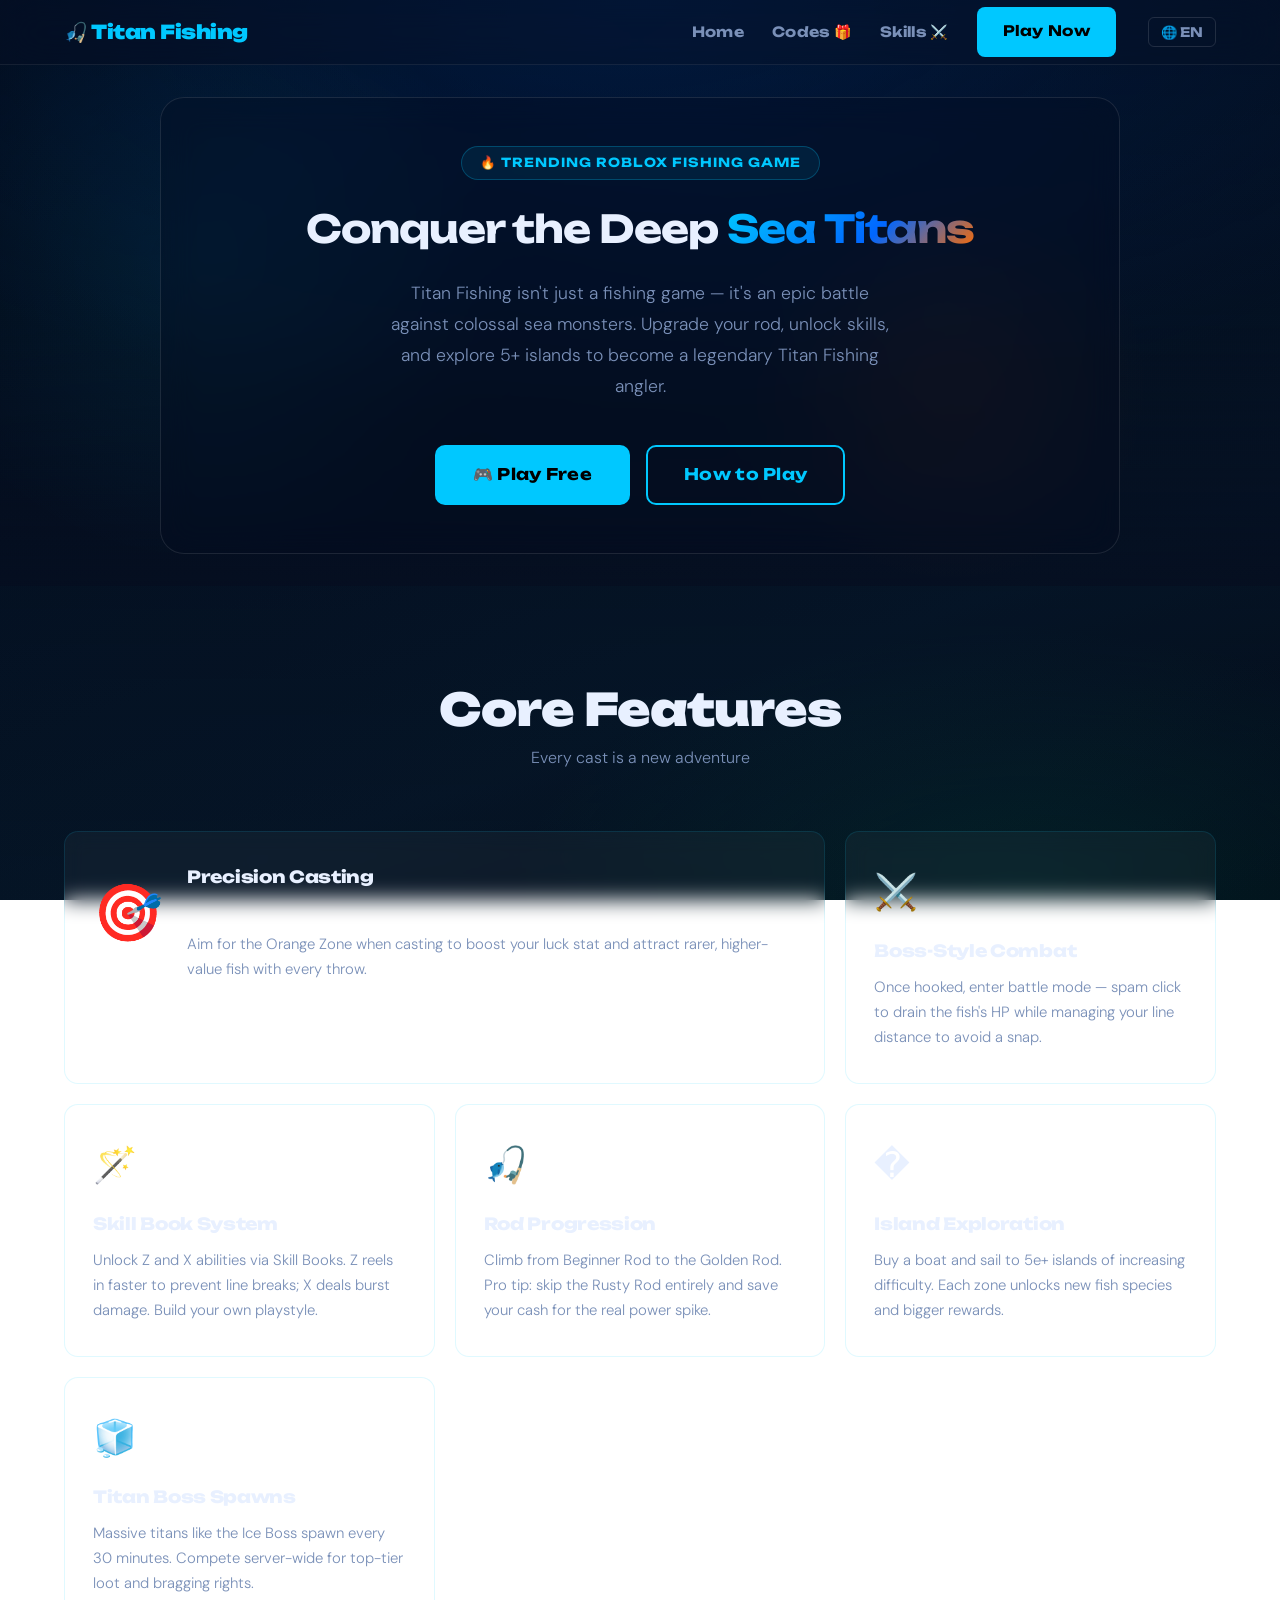
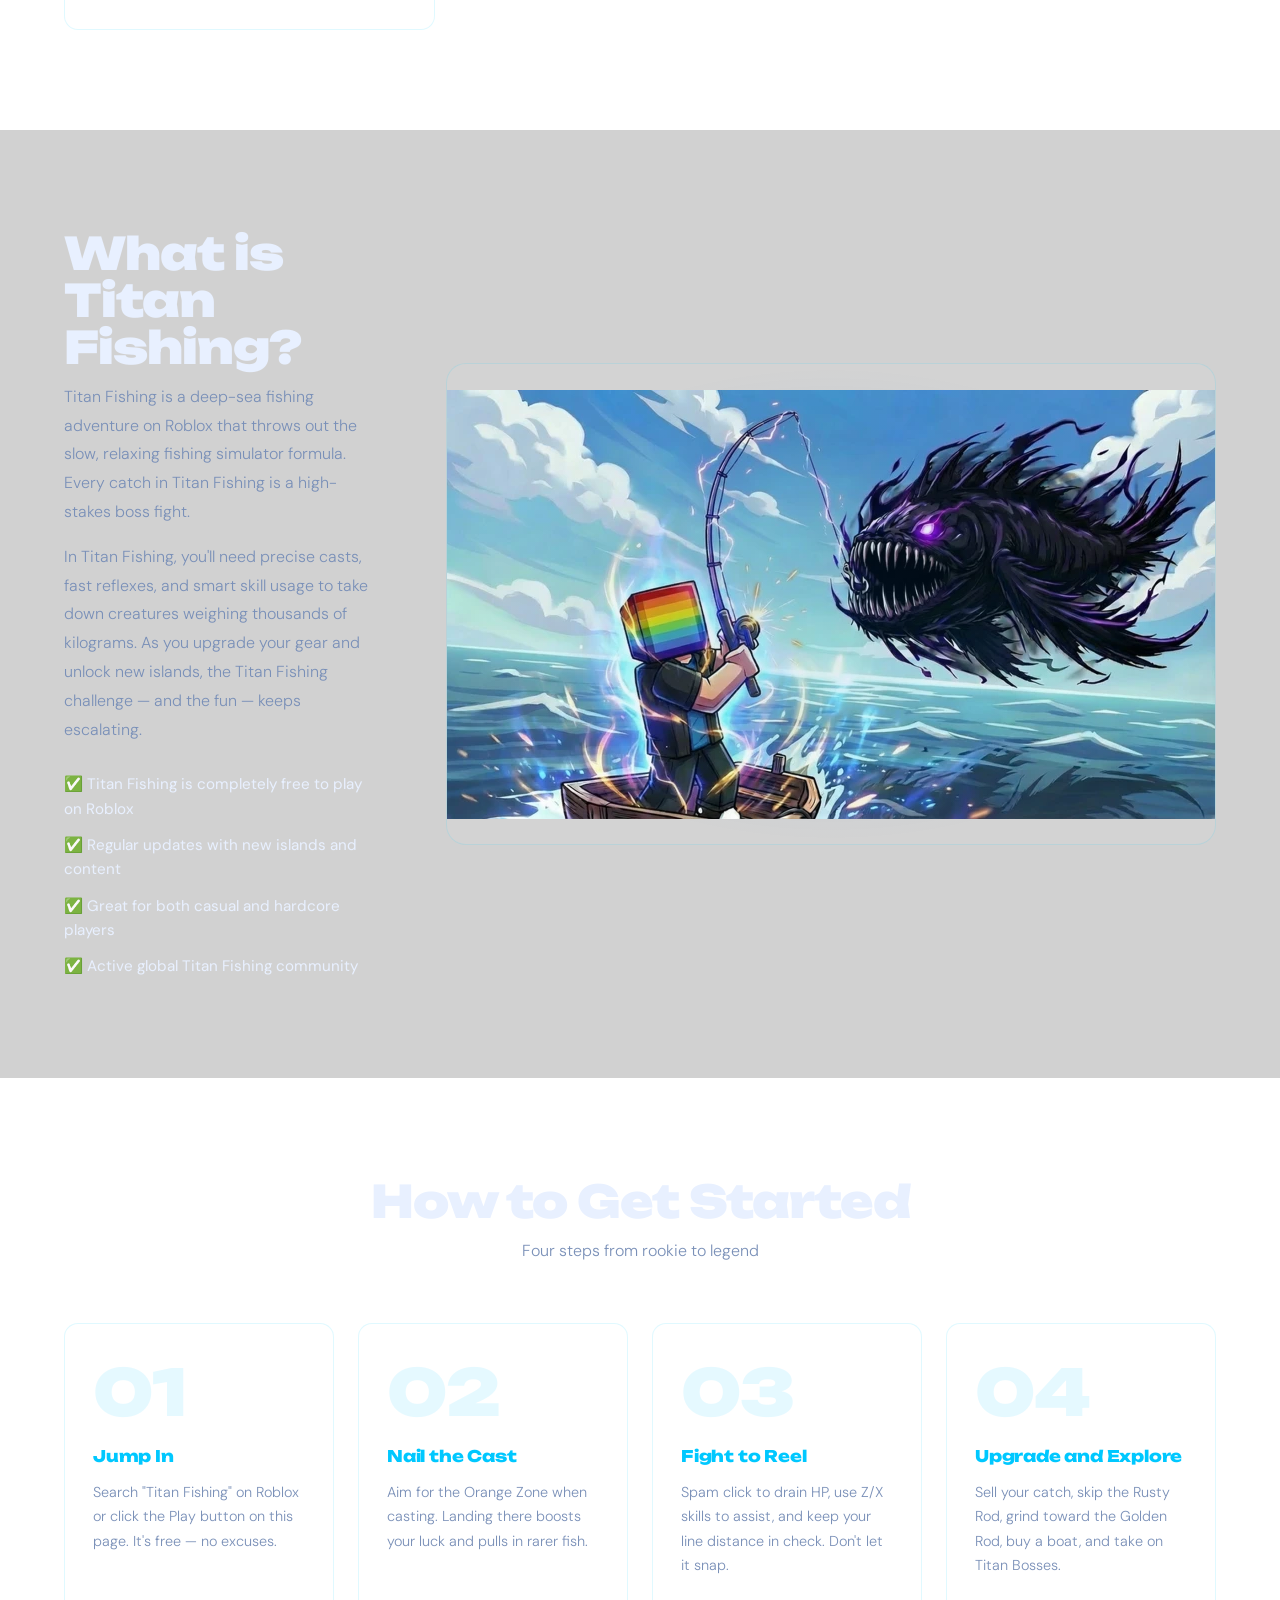
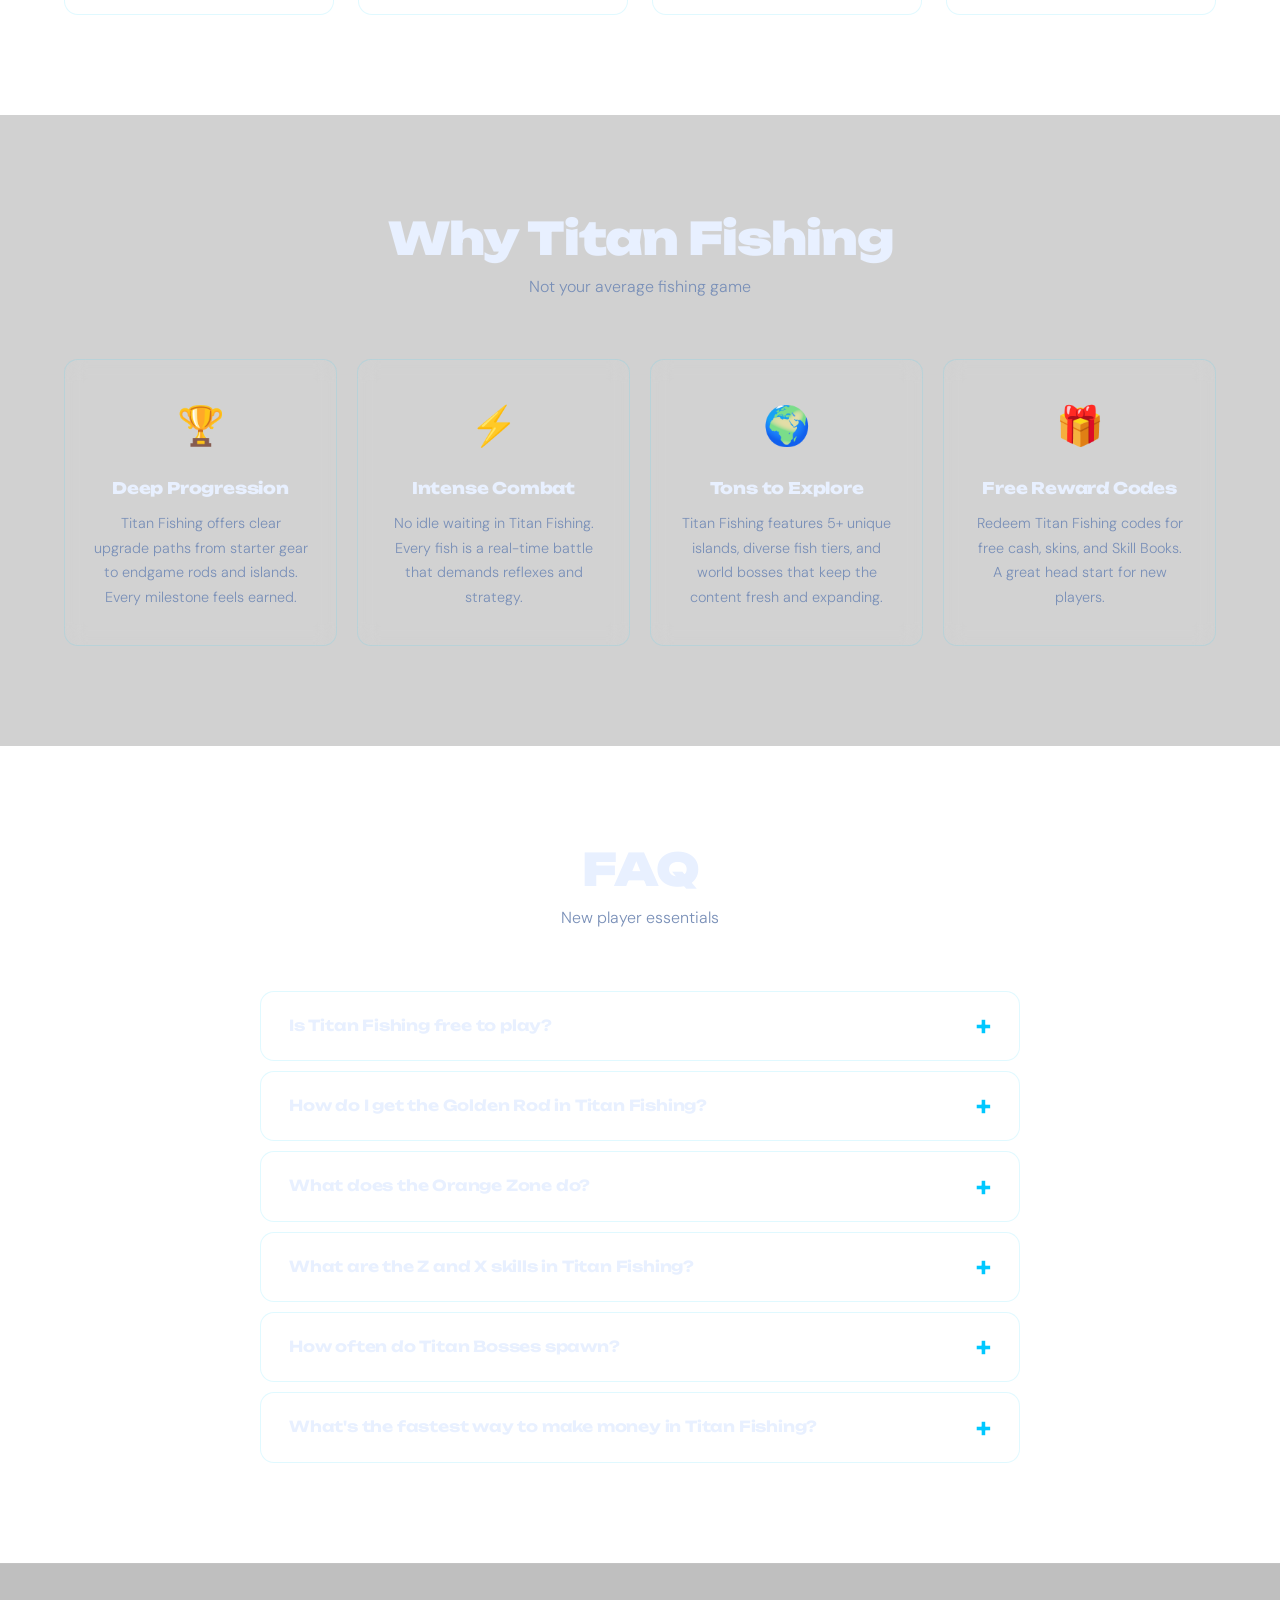
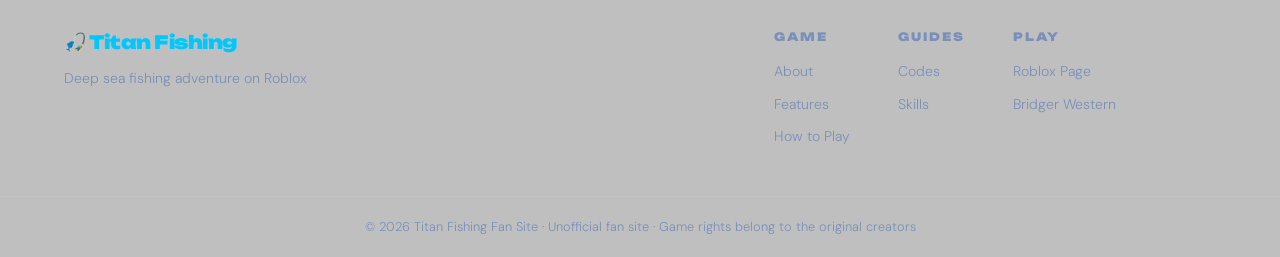
<file: index.html>
<!DOCTYPE html>
<html lang="en">
<head>
  <meta charset="UTF-8" />
  <meta name="viewport" content="width=device-width, initial-scale=1.0" />
  <title>Titan Fishing - Conquer the Deep Sea Titans</title>
  <link rel="canonical" href="https://titanfishing.org/" />
  <link rel="alternate" hreflang="en" href="https://titanfishing.org/" />
  <link rel="alternate" hreflang="vi" href="https://titanfishing.org/vi/" />
  <meta name="description" content="Titan Fishing is a deep-sea fishing adventure on Roblox. Battle colossal sea monsters, upgrade your rod, unlock skills, and explore 5+ islands. Free to play." />
  <meta name="keywords" content="Titan Fishing, Titan Fishing Roblox, Titan Fishing game, Roblox fishing game, Titan Fishing guide, Titan Fishing tips" />
  <link rel="icon" type="image/png" href="back.png" />
  <link rel="stylesheet" href="style.css" />
  <script async src="https://www.googletagmanager.com/gtag/js?id=G-WSXQHS7NCX"></script>
  <script>
    window.dataLayer = window.dataLayer || [];
    function gtag(){dataLayer.push(arguments);}
    gtag('js', new Date());
    gtag('config', 'G-WSXQHS7NCX');
  </script>
  <script src="https://analytics.ahrefs.com/analytics.js" data-key="9T/pzlmrypikgdjwU7IYxg" async></script></head>
<body>
  <header class="header">
    <div class="container header__inner">
      <a href="/" class="logo">🎣 Titan Fishing</a>
      <nav class="nav">
        <a href="/">Home</a>
        <a href="/codes/">Codes 🎁</a>
        <a href="/skills/">Skills ⚔️</a>
        <a href="https://www.roblox.com/games/115893378298440/Titan-Fishing" target="_blank" class="btn btn--primary">Play Now</a>
        <div class="lang-switcher">
          <span class="lang-switcher__current">🌐 EN</span>
          <div class="lang-switcher__dropdown">
            <a href="/" class="active">🇺🇸 English</a>
            <a href="/vi/">�� Tiếng Việt</a>
          </div>
        </div>
      </nav>
    </div>
  </header>

  <section class="hero">
    <div class="container hero__inner">
      <div class="hero__content">
        <div class="hero__badge">🔥 Trending Roblox Fishing Game</div>
        <h1 class="hero__title">Conquer the Deep <span class="highlight">Sea Titans</span></h1>
        <p class="hero__desc">Titan Fishing isn't just a fishing game — it's an epic battle against colossal sea monsters. Upgrade your rod, unlock skills, and explore 5+ islands to become a legendary Titan Fishing angler.</p>
        <div class="hero__actions">
          <a href="https://www.roblox.com/games/115893378298440/Titan-Fishing" target="_blank" class="btn btn--primary btn--lg">🎮 Play Free</a>
          <a href="#how-to" class="btn btn--outline btn--lg">How to Play</a>
        </div>
      </div>
    </div>
    <div class="hero__bg"></div>
  </section>

  <section class="features section" id="features">
    <div class="container">
      <h2 class="section__title">Core Features</h2>
      <p class="section__sub">Every cast is a new adventure</p>
      <div class="features__grid">
        <div class="feature-card"><div class="feature-card__icon">🎯</div><h3>Precision Casting</h3><p>Aim for the Orange Zone when casting to boost your luck stat and attract rarer, higher-value fish with every throw.</p></div>
        <div class="feature-card"><div class="feature-card__icon">⚔️</div><h3>Boss-Style Combat</h3><p>Once hooked, enter battle mode — spam click to drain the fish's HP while managing your line distance to avoid a snap.</p></div>
        <div class="feature-card"><div class="feature-card__icon">🪄</div><h3>Skill Book System</h3><p>Unlock Z and X abilities via Skill Books. Z reels in faster to prevent line breaks; X deals burst damage. Build your own playstyle.</p></div>
        <div class="feature-card"><div class="feature-card__icon">🎣</div><h3>Rod Progression</h3><p>Climb from Beginner Rod to the Golden Rod. Pro tip: skip the Rusty Rod entirely and save your cash for the real power spike.</p></div>
        <div class="feature-card"><div class="feature-card__icon">�️</div><h3>Island Exploration</h3><p>Buy a boat and sail to 5e+ islands of increasing difficulty. Each zone unlocks new fish species and bigger rewards.</p></div>
        <div class="feature-card"><div class="feature-card__icon">🧊</div><h3>Titan Boss Spawns</h3><p>Massive titans like the Ice Boss spawn every 30 minutes. Compete server-wide for top-tier loot and bragging rights.</p></div>
      </div>
    </div>
  </section>

  <section class="what-is section section--dark" id="what-is">
    <div class="container what-is__inner">
      <div class="what-is__text">
        <h2 class="section__title">What is Titan Fishing?</h2>
        <p>Titan Fishing is a deep-sea fishing adventure on Roblox that throws out the slow, relaxing fishing simulator formula. Every catch in Titan Fishing is a high-stakes boss fight.</p>
        <p>In Titan Fishing, you'll need precise casts, fast reflexes, and smart skill usage to take down creatures weighing thousands of kilograms. As you upgrade your gear and unlock new islands, the Titan Fishing challenge — and the fun — keeps escalating.</p>
        <ul class="what-is__list">
          <li>✅ Titan Fishing is completely free to play on Roblox</li>
          <li>✅ Regular updates with new islands and content</li>
          <li>✅ Great for both casual and hardcore players</li>
          <li>✅ Active global Titan Fishing community</li>
        </ul>
      </div>
      <div class="what-is__visual">
        <div class="game-preview">
          <img src="back.png" alt="Titan Fishing" class="game-preview__img" />
        </div>
      </div>
    </div>
  </section>

  <section class="how-to section" id="how-to">
    <div class="container">
      <h2 class="section__title">How to Get Started</h2>
      <p class="section__sub">Four steps from rookie to legend</p>
      <div class="steps">
        <div class="step"><div class="step__num">01</div><h3>Jump In</h3><p>Search "Titan Fishing" on Roblox or click the Play button on this page. It's free — no excuses.</p></div>
        <div class="step"><div class="step__num">02</div><h3>Nail the Cast</h3><p>Aim for the Orange Zone when casting. Landing there boosts your luck and pulls in rarer fish.</p></div>
        <div class="step"><div class="step__num">03</div><h3>Fight to Reel</h3><p>Spam click to drain HP, use Z/X skills to assist, and keep your line distance in check. Don't let it snap.</p></div>
        <div class="step"><div class="step__num">04</div><h3>Upgrade and Explore</h3><p>Sell your catch, skip the Rusty Rod, grind toward the Golden Rod, buy a boat, and take on Titan Bosses.</p></div>
      </div>
    </div>
  </section>

  <section class="why section section--dark" id="why">
    <div class="container">
      <h2 class="section__title">Why Titan Fishing</h2>
      <p class="section__sub">Not your average fishing game</p>
      <div class="why__grid">
        <div class="why-item"><div class="why-item__icon">🏆</div><h3>Deep Progression</h3><p>Titan Fishing offers clear upgrade paths from starter gear to endgame rods and islands. Every milestone feels earned.</p></div>
        <div class="why-item"><div class="why-item__icon">⚡</div><h3>Intense Combat</h3><p>No idle waiting in Titan Fishing. Every fish is a real-time battle that demands reflexes and strategy.</p></div>
        <div class="why-item"><div class="why-item__icon">🌍</div><h3>Tons to Explore</h3><p>Titan Fishing features 5+ unique islands, diverse fish tiers, and world bosses that keep the content fresh and expanding.</p></div>
        <div class="why-item"><div class="why-item__icon">🎁</div><h3>Free Reward Codes</h3><p>Redeem Titan Fishing codes for free cash, skins, and Skill Books. A great head start for new players.</p></div>
      </div>
    </div>
  </section>

  <section class="faq section" id="faq">
    <div class="container">
      <h2 class="section__title">FAQ</h2>
      <p class="section__sub">New player essentials</p>
      <div class="faq__list">
        <details class="faq__item"><summary>Is Titan Fishing free to play?</summary><p>Yes, Titan Fishing is completely free on Roblox. Some items can be purchased with in-game currency, which you can also earn through Titan Fishing gameplay or redeem codes.</p></details>
        <details class="faq__item"><summary>How do I get the Golden Rod in Titan Fishing?</summary><p>Earn cash by selling fish in Titan Fishing, then buy it from the Rod Shop. Skip the Rusty Rod entirely — it's not worth the cost. Save up and go straight for the Golden Rod.</p></details>
        <details class="faq__item"><summary>What does the Orange Zone do?</summary><p>Landing your cast in the Orange Zone gives a significant luck boost in Titan Fishing, increasing your chances of hooking rare and high-value fish.</p></details>
        <details class="faq__item"><summary>What are the Z and X skills in Titan Fishing?</summary><p>Z (Reel In) speeds up pulling the fish closer to prevent line snaps. X (Damage/Control) deals burst damage or slows the fish's movement.</p></details>
        <details class="faq__item"><summary>How often do Titan Bosses spawn?</summary><p>In Titan Fishing, titans like the Ice Boss respawn every 30 minutes. All players on the server can participate — defeat them for top-tier rewards.</p></details>
        <details class="faq__item"><summary>What's the fastest way to make money in Titan Fishing?</summary><p>Use bait for a luck multiplier, always aim for the Orange Zone, bulk sell your inventory, and move to higher-level islands as soon as your rod can handle it.</p></details>
      </div>
    </div>
  </section>

  <footer class="footer">
    <div class="container footer__inner">
      <div class="footer__brand">
        <a href="/" class="logo">🎣 Titan Fishing</a>
        <p>Deep sea fishing adventure on Roblox</p>
      </div>
      <div class="footer__links">
        <div class="footer__col"><h4>Game</h4><a href="#what-is">About</a><a href="#features">Features</a><a href="#how-to">How to Play</a></div>
        <div class="footer__col"><h4>Guides</h4><a href="/codes/">Codes</a><a href="/skills/">Skills</a></div>
        <div class="footer__col"><h4>Play</h4><a href="https://www.roblox.com/games/115893378298440/Titan-Fishing" target="_blank">Roblox Page</a><a href="https://bridgerwestern.cc/" target="_blank">Bridger Western</a></div>
      </div>
    </div>
    <div class="footer__bottom">
      <p>© 2026 Titan Fishing Fan Site · Unofficial fan site · Game rights belong to the original creators</p>
    </div>
  </footer>

  <script>
    document.querySelectorAll('.lang-switcher').forEach(sw => {
      sw.querySelector('.lang-switcher__current').addEventListener('click', e => {
        e.stopPropagation(); sw.classList.toggle('open');
      });
    });
    document.addEventListener('click', () => {
      document.querySelectorAll('.lang-switcher.open').forEach(sw => sw.classList.remove('open'));
    });
    const observer = new IntersectionObserver(els => {
      els.forEach((el, i) => {
        if (el.isIntersecting) {
          el.target.style.transitionDelay = (i * 0.08) + 's';
          el.target.classList.add('visible');
          observer.unobserve(el.target);
        }
      });
    }, { threshold: 0.12 });
    document.querySelectorAll('.feature-card, .step, .why-item, .faq__item, .what-is__inner')
      .forEach(el => { el.classList.add('reveal'); observer.observe(el); });
  </script>
  <script async="async" data-cfasync="false" src="https://pl28926565.effectivegatecpm.com/f6c6b598938e1a4afbf9780160437fe2/invoke.js"></script>
  <div id="container-f6c6b598938e1a4afbf9780160437fe2"></div>
</body>
</html>
</file>
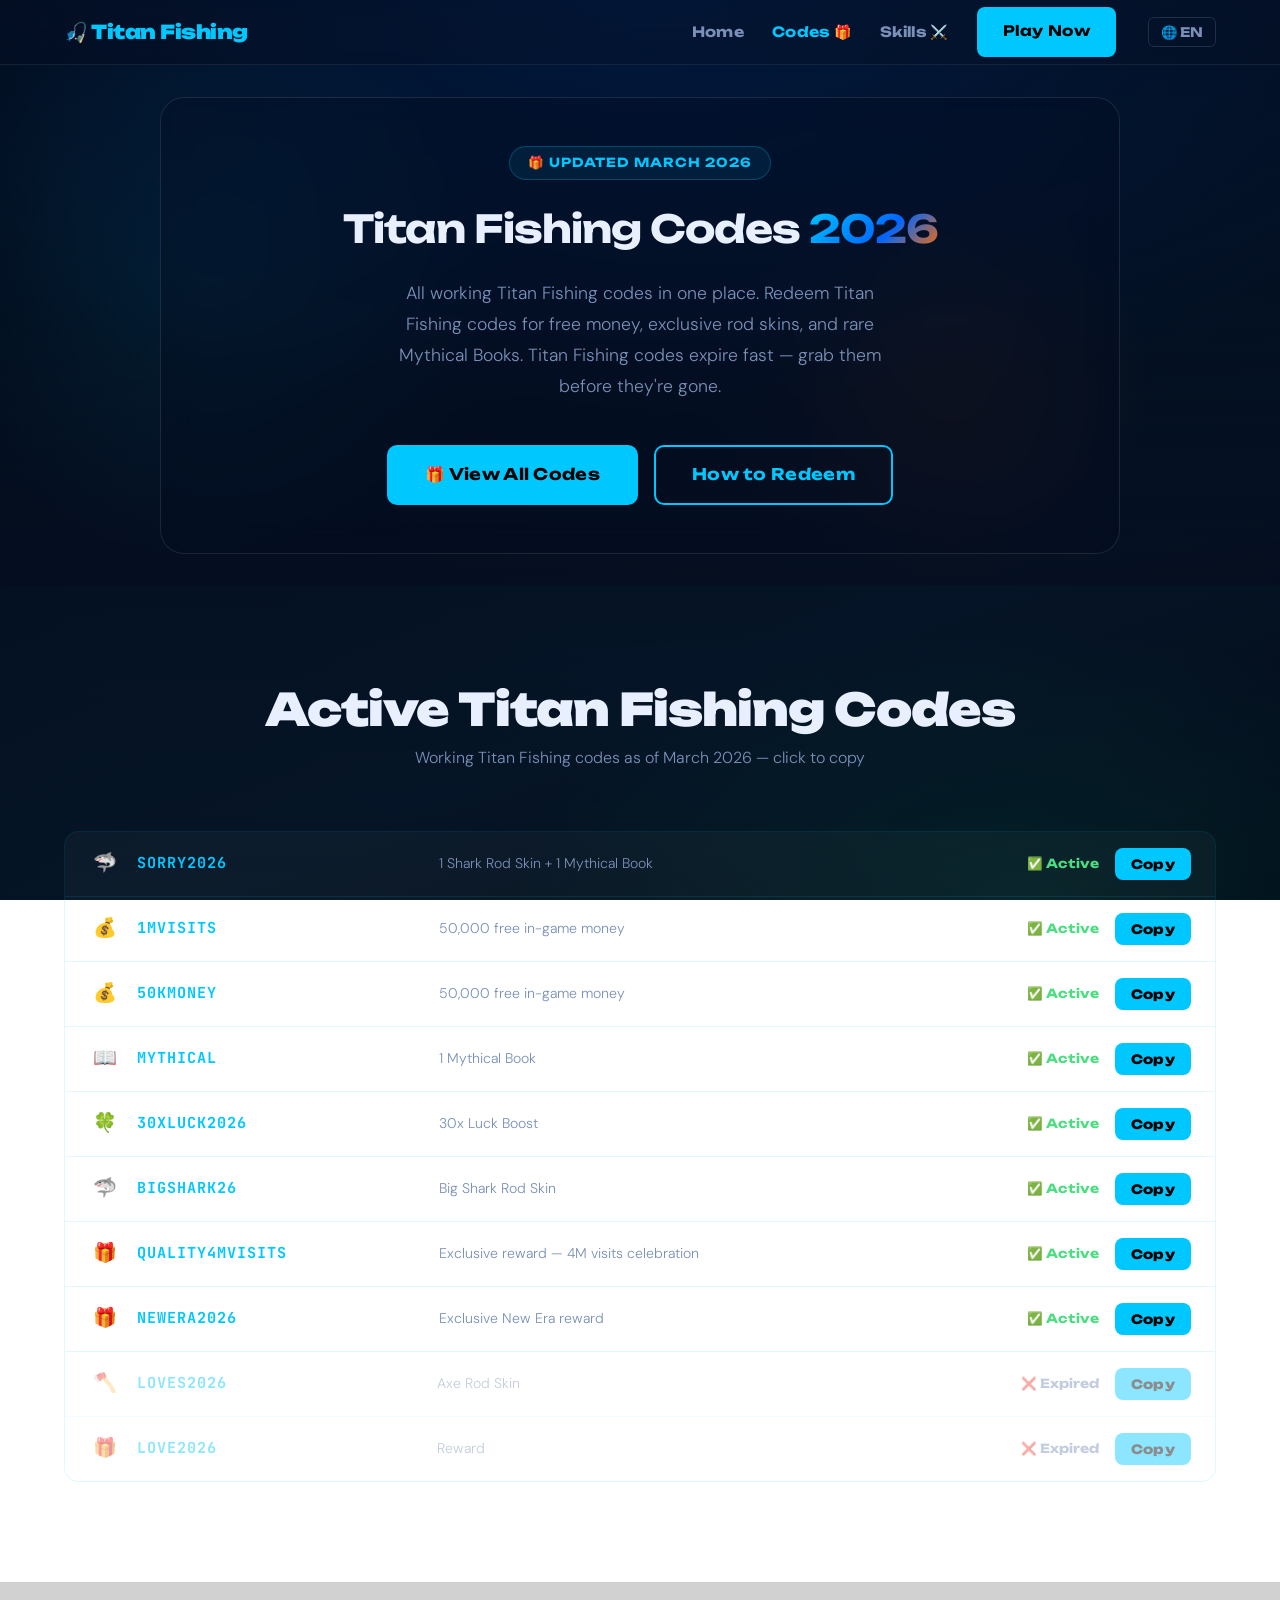
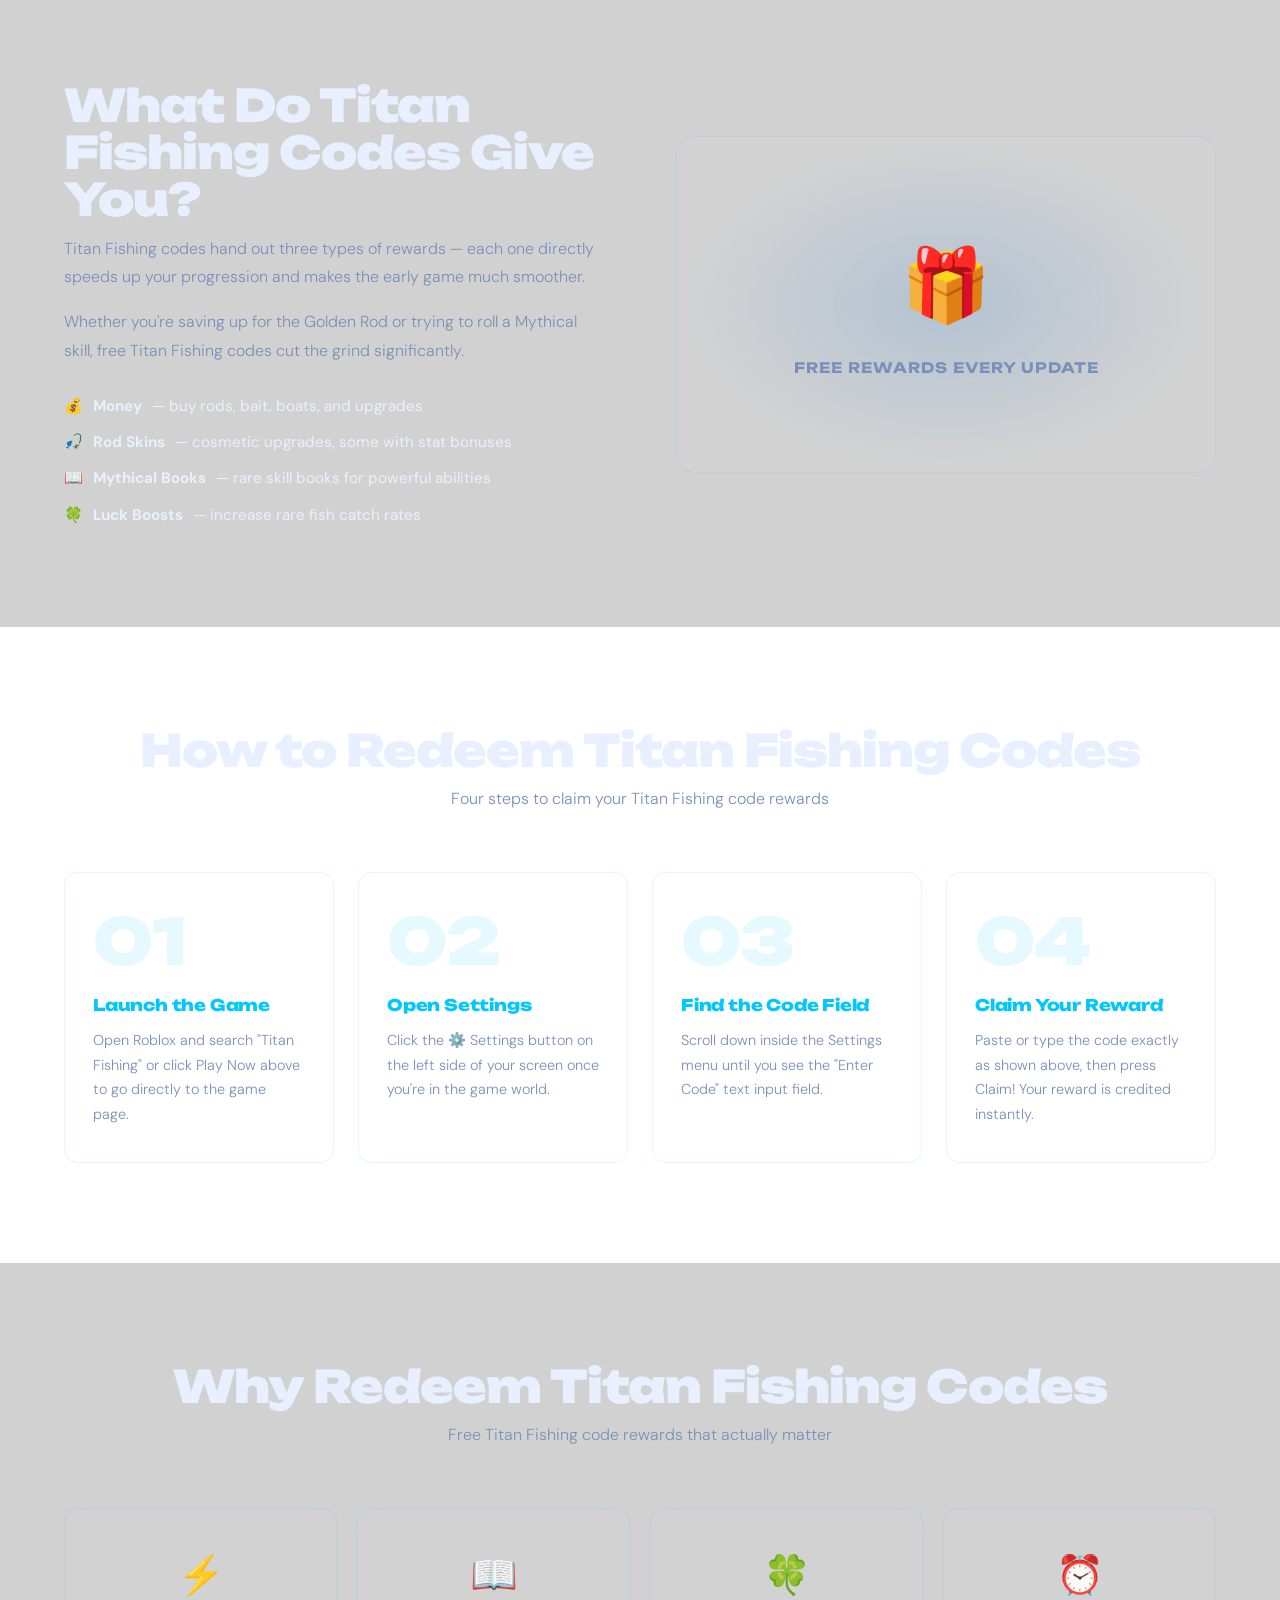
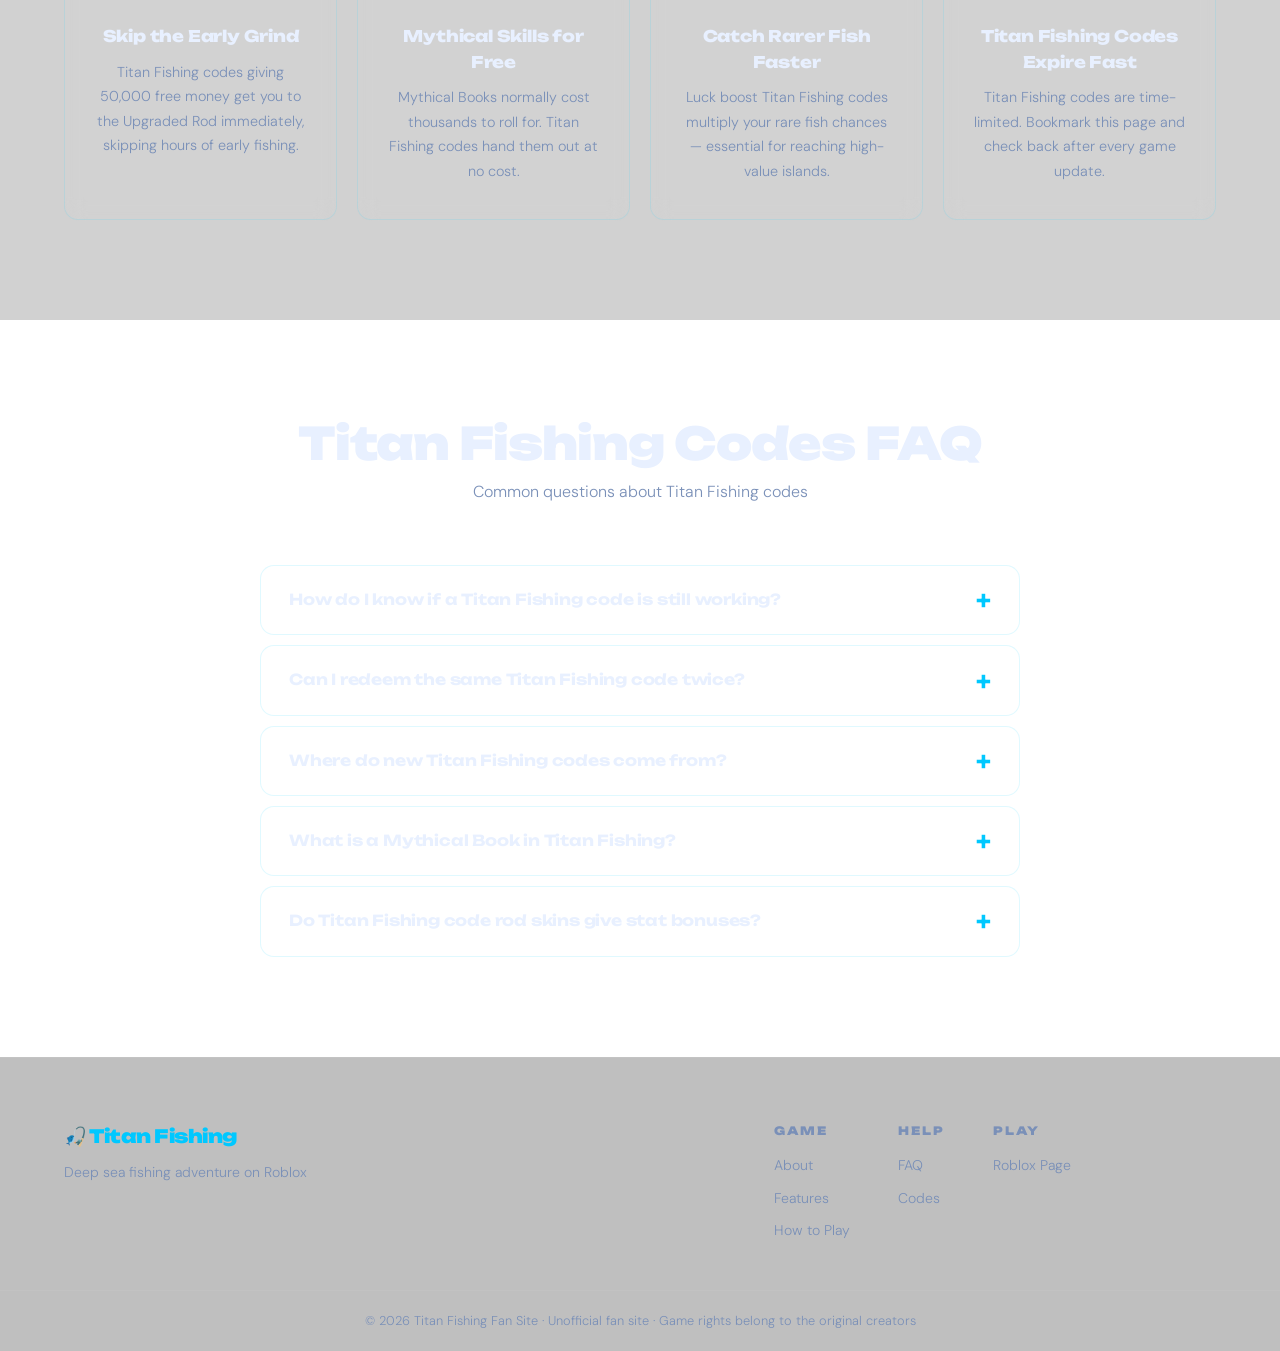
<file: codes/index.html>
<!DOCTYPE html>
<html lang="en">
<head>
  <meta charset="UTF-8" />
  <meta name="viewport" content="width=device-width, initial-scale=1.0" />
  <title>Titan Fishing Codes (2026) - Free Rewards</title>
  <link rel="canonical" href="https://titanfishing.org/codes/" />
  <link rel="alternate" hreflang="en" href="https://titanfishing.org/codes/" />
  <link rel="alternate" hreflang="vi" href="https://titanfishing.org/vi/codes/" />
  <meta name="description" content="All working Titan Fishing codes in 2026. Redeem Titan Fishing codes for free money, rod skins, Mythical Books and luck boosts. Updated after every game patch." />
  <meta name="keywords" content="Titan Fishing codes, Titan Fishing codes 2026, Titan Fishing free rewards, Roblox Titan Fishing codes, Titan Fishing redeem code" />
  <link rel="icon" type="image/png" href="/back.png" />
  <link rel="stylesheet" href="/style.css" />
  <!-- Google tag (gtag.js) -->
  <script async src="https://www.googletagmanager.com/gtag/js?id=G-WSXQHS7NCX"></script>
  <script>
    window.dataLayer = window.dataLayer || [];
    function gtag(){dataLayer.push(arguments);}
    gtag('js', new Date());
    gtag('config', 'G-WSXQHS7NCX');
  </script>
  <script src="https://analytics.ahrefs.com/analytics.js" data-key="9T/pzlmrypikgdjwU7IYxg" async></script>
</head>
<body>

  <!-- HEADER -->
  <header class="header">
    <div class="container header__inner">
      <a href="/" class="logo">🎣 Titan Fishing</a>
      <nav class="nav">
        <a href="/">Home</a>
        <a href="/codes/" style="color:var(--accent)">Codes 🎁</a>
        <a href="/skills/">Skills ⚔️</a>
        <a href="https://www.roblox.com/games/115893378298440/Titan-Fishing" target="_blank" class="btn btn--primary">Play Now</a>
        <div class="lang-switcher">
          <span class="lang-switcher__current">🌐 EN</span>
          <div class="lang-switcher__dropdown">
            <a href="/codes/" class="active">🇺🇸 English</a>
            <a href="/vi/codes/">🇻🇳 Tiếng Việt</a>
          </div>
        </div>
      </nav>
    </div>
  </header>

  <!-- HERO -->
  <section class="hero">
    <div class="container hero__inner">
      <div class="hero__content">
        <div class="hero__badge">🎁 Updated March 2026</div>
        <h1 class="hero__title">Titan Fishing Codes <span class="highlight">2026</span></h1>
        <p class="hero__desc">
          All working Titan Fishing codes in one place. Redeem Titan Fishing codes for free money, exclusive rod skins, and rare Mythical Books. Titan Fishing codes expire fast — grab them before they're gone.
        </p>
        <div class="hero__actions">
          <a href="#features" class="btn btn--primary btn--lg">🎁 View All Codes</a>
          <a href="#how-to" class="btn btn--outline btn--lg">How to Redeem</a>
        </div>
      </div>
    </div>
    <div class="hero__bg"></div>
  </section>

  <!-- FEATURES = ALL CODES -->
  <section class="features section" id="features">
    <div class="container">
      <h2 class="section__title">Active Titan Fishing Codes</h2>
      <p class="section__sub">Working Titan Fishing codes as of March 2026 — click to copy</p>
      <div class="codes-list">
        <div class="codes-list__row">
          <span class="codes-list__icon">🦈</span>
          <span class="codes-list__code" id="c1">SORRY2026</span>
          <span class="codes-list__reward">1 Shark Rod Skin + 1 Mythical Book</span>
          <span class="codes-list__status">✅ Active</span>
          <button class="copy-btn" onclick="copyCode('c1',this)">Copy</button>
        </div>
        <div class="codes-list__row">
          <span class="codes-list__icon">💰</span>
          <span class="codes-list__code" id="c2">1MVISITS</span>
          <span class="codes-list__reward">50,000 free in-game money</span>
          <span class="codes-list__status">✅ Active</span>
          <button class="copy-btn" onclick="copyCode('c2',this)">Copy</button>
        </div>
        <div class="codes-list__row">
          <span class="codes-list__icon">💰</span>
          <span class="codes-list__code" id="c3">50KMONEY</span>
          <span class="codes-list__reward">50,000 free in-game money</span>
          <span class="codes-list__status">✅ Active</span>
          <button class="copy-btn" onclick="copyCode('c3',this)">Copy</button>
        </div>
        <div class="codes-list__row">
          <span class="codes-list__icon">📖</span>
          <span class="codes-list__code" id="c4">MYTHICAL</span>
          <span class="codes-list__reward">1 Mythical Book</span>
          <span class="codes-list__status">✅ Active</span>
          <button class="copy-btn" onclick="copyCode('c4',this)">Copy</button>
        </div>
        <div class="codes-list__row">
          <span class="codes-list__icon">🍀</span>
          <span class="codes-list__code" id="c5">30XLUCK2026</span>
          <span class="codes-list__reward">30x Luck Boost</span>
          <span class="codes-list__status">✅ Active</span>
          <button class="copy-btn" onclick="copyCode('c5',this)">Copy</button>
        </div>
        <div class="codes-list__row">
          <span class="codes-list__icon">🦈</span>
          <span class="codes-list__code" id="c6">BIGSHARK26</span>
          <span class="codes-list__reward">Big Shark Rod Skin</span>
          <span class="codes-list__status">✅ Active</span>
          <button class="copy-btn" onclick="copyCode('c6',this)">Copy</button>
        </div>
        <div class="codes-list__row">
          <span class="codes-list__icon">🎁</span>
          <span class="codes-list__code" id="c7">QUALITY4MVISITS</span>
          <span class="codes-list__reward">Exclusive reward — 4M visits celebration</span>
          <span class="codes-list__status">✅ Active</span>
          <button class="copy-btn" onclick="copyCode('c7',this)">Copy</button>
        </div>
        <div class="codes-list__row">
          <span class="codes-list__icon">🎁</span>
          <span class="codes-list__code" id="c8">NEWERA2026</span>
          <span class="codes-list__reward">Exclusive New Era reward</span>
          <span class="codes-list__status">✅ Active</span>
          <button class="copy-btn" onclick="copyCode('c8',this)">Copy</button>
        </div>
        <!-- expired -->
        <div class="codes-list__row codes-list__row--expired">
          <span class="codes-list__icon">🪓</span>
          <span class="codes-list__code">LOVES2026</span>
          <span class="codes-list__reward">Axe Rod Skin</span>
          <span class="codes-list__status codes-list__status--expired">❌ Expired</span>
          <button class="copy-btn" disabled>Copy</button>
        </div>
        <div class="codes-list__row codes-list__row--expired">
          <span class="codes-list__icon">🎁</span>
          <span class="codes-list__code">LOVE2026</span>
          <span class="codes-list__reward">Reward</span>
          <span class="codes-list__status codes-list__status--expired">❌ Expired</span>
          <button class="copy-btn" disabled>Copy</button>
        </div>
      </div>
    </div>
  </section>

  <!-- WHAT IS -->
  <section class="what-is section section--dark" id="what-is">
    <div class="container what-is__inner">
      <div class="what-is__text">
        <h2 class="section__title">What Do Titan Fishing Codes Give You?</h2>
        <p>Titan Fishing codes hand out three types of rewards — each one directly speeds up your progression and makes the early game much smoother.</p>
        <p>Whether you're saving up for the Golden Rod or trying to roll a Mythical skill, free Titan Fishing codes cut the grind significantly.</p>
        <ul class="what-is__list">
          <li>💰 <strong>Money</strong> — buy rods, bait, boats, and upgrades</li>
          <li>🎣 <strong>Rod Skins</strong> — cosmetic upgrades, some with stat bonuses</li>
          <li>📖 <strong>Mythical Books</strong> — rare skill books for powerful abilities</li>
          <li>🍀 <strong>Luck Boosts</strong> — increase rare fish catch rates</li>
        </ul>
      </div>
      <div class="what-is__visual">
        <div class="game-preview">
          <div class="game-preview__screen">
            <span>🎁</span>
            <p>Free Rewards Every Update</p>
          </div>
        </div>
      </div>
    </div>
  </section>

  <!-- HOW TO -->
  <section class="how-to section" id="how-to">
    <div class="container">
      <h2 class="section__title">How to Redeem Titan Fishing Codes</h2>
      <p class="section__sub">Four steps to claim your Titan Fishing code rewards</p>
      <div class="steps">
        <div class="step">
          <div class="step__num">01</div>
          <h3>Launch the Game</h3>
          <p>Open Roblox and search "Titan Fishing" or click Play Now above to go directly to the game page.</p>
        </div>
        <div class="step">
          <div class="step__num">02</div>
          <h3>Open Settings</h3>
          <p>Click the ⚙️ Settings button on the left side of your screen once you're in the game world.</p>
        </div>
        <div class="step">
          <div class="step__num">03</div>
          <h3>Find the Code Field</h3>
          <p>Scroll down inside the Settings menu until you see the "Enter Code" text input field.</p>
        </div>
        <div class="step">
          <div class="step__num">04</div>
          <h3>Claim Your Reward</h3>
          <p>Paste or type the code exactly as shown above, then press Claim! Your reward is credited instantly.</p>
        </div>
      </div>
    </div>
  </section>

  <!-- WHY -->
  <section class="why section section--dark" id="why">
    <div class="container">
      <h2 class="section__title">Why Redeem Titan Fishing Codes</h2>
      <p class="section__sub">Free Titan Fishing code rewards that actually matter</p>
      <div class="why__grid">
        <div class="why-item">
          <div class="why-item__icon">⚡</div>
          <h3>Skip the Early Grind</h3>
          <p>Titan Fishing codes giving 50,000 free money get you to the Upgraded Rod immediately, skipping hours of early fishing.</p>
        </div>
        <div class="why-item">
          <div class="why-item__icon">📖</div>
          <h3>Mythical Skills for Free</h3>
          <p>Mythical Books normally cost thousands to roll for. Titan Fishing codes hand them out at no cost.</p>
        </div>
        <div class="why-item">
          <div class="why-item__icon">🍀</div>
          <h3>Catch Rarer Fish Faster</h3>
          <p>Luck boost Titan Fishing codes multiply your rare fish chances — essential for reaching high-value islands.</p>
        </div>
        <div class="why-item">
          <div class="why-item__icon">⏰</div>
          <h3>Titan Fishing Codes Expire Fast</h3>
          <p>Titan Fishing codes are time-limited. Bookmark this page and check back after every game update.</p>
        </div>
      </div>
    </div>
  </section>

  <!-- FAQ -->
  <section class="faq section" id="faq">
    <div class="container">
      <h2 class="section__title">Titan Fishing Codes FAQ</h2>
      <p class="section__sub">Common questions about Titan Fishing codes</p>
      <div class="faq__list">
        <details class="faq__item">
          <summary>How do I know if a Titan Fishing code is still working?</summary>
          <p>We update this page after every game update. All Titan Fishing codes listed above have been verified. If a code fails, it has likely expired.</p>
        </details>
        <details class="faq__item">
          <summary>Can I redeem the same Titan Fishing code twice?</summary>
          <p>No, each Titan Fishing code can only be redeemed once per account. Make sure to redeem all active codes on your main account.</p>
        </details>
        <details class="faq__item">
          <summary>Where do new Titan Fishing codes come from?</summary>
          <p>New Titan Fishing codes are released on the developer's Discord, the Tùng Nguyễn Facebook profile, and the TGaming YouTube channel.</p>
        </details>
        <details class="faq__item">
          <summary>What is a Mythical Book in Titan Fishing?</summary>
          <p>Mythical Books are the rarest skill tier in Titan Fishing. Rolling for one normally costs 20,000+ cash — Titan Fishing codes give them for free.</p>
        </details>
        <details class="faq__item">
          <summary>Do Titan Fishing code rod skins give stat bonuses?</summary>
          <p>Some rod skins from Titan Fishing codes provide stat bonuses in addition to being cosmetic. The Shark Rod Skin from SORRY2026 is one of the more valuable ones.</p>
        </details>
      </div>
    </div>
  </section>

  <!-- FOOTER -->
  <footer class="footer">
    <div class="container footer__inner">
      <div class="footer__brand">
        <a href="/" class="logo">🎣 Titan Fishing</a>
        <p>Deep sea fishing adventure on Roblox</p>
      </div>
      <div class="footer__links">
        <div class="footer__col">
          <h4>Game</h4>
          <a href="/#what-is">About</a>
          <a href="/#features">Features</a>
          <a href="/#how-to">How to Play</a>
        </div>
        <div class="footer__col">
          <h4>Help</h4>
          <a href="/#faq">FAQ</a>
          <a href="/codes/">Codes</a>
        </div>
        <div class="footer__col">
          <h4>Play</h4>
          <a href="https://www.roblox.com/games/115893378298440/Titan-Fishing" target="_blank">Roblox Page</a>
        </div>
      </div>
    </div>
    <div class="footer__bottom">
      <p>© 2026 Titan Fishing Fan Site · Unofficial fan site · Game rights belong to the original creators</p>
    </div>
  </footer>

  <script>
    // lang switcher toggle
    document.querySelectorAll('.lang-switcher').forEach(sw => {
      sw.querySelector('.lang-switcher__current').addEventListener('click', e => {
        e.stopPropagation();
        sw.classList.toggle('open');
      });
    });
    document.addEventListener('click', () => {
      document.querySelectorAll('.lang-switcher.open').forEach(sw => sw.classList.remove('open'));
    });

    function copyCode(id, btn) {
      const text = document.getElementById(id).textContent;
      navigator.clipboard.writeText(text).then(() => {
        btn.textContent = 'Copied!';
        btn.classList.add('copied');
        setTimeout(() => { btn.textContent = 'Copy Code'; btn.classList.remove('copied'); }, 2000);
      });
    }
    const observer = new IntersectionObserver(els => {
      els.forEach((el, i) => {
        if (el.isIntersecting) {
          el.target.style.transitionDelay = (i * 0.08) + 's';
          el.target.classList.add('visible');
          observer.unobserve(el.target);
        }
      });
    }, { threshold: 0.12 });
    document.querySelectorAll('.feature-card, .step, .why-item, .faq__item, .what-is__inner')
      .forEach(el => { el.classList.add('reveal'); observer.observe(el); });
  </script>
  <script async="async" data-cfasync="false" src="https://pl28926565.effectivegatecpm.com/f6c6b598938e1a4afbf9780160437fe2/invoke.js"></script>
  <div id="container-f6c6b598938e1a4afbf9780160437fe2"></div>
</body>
</html>
</file>
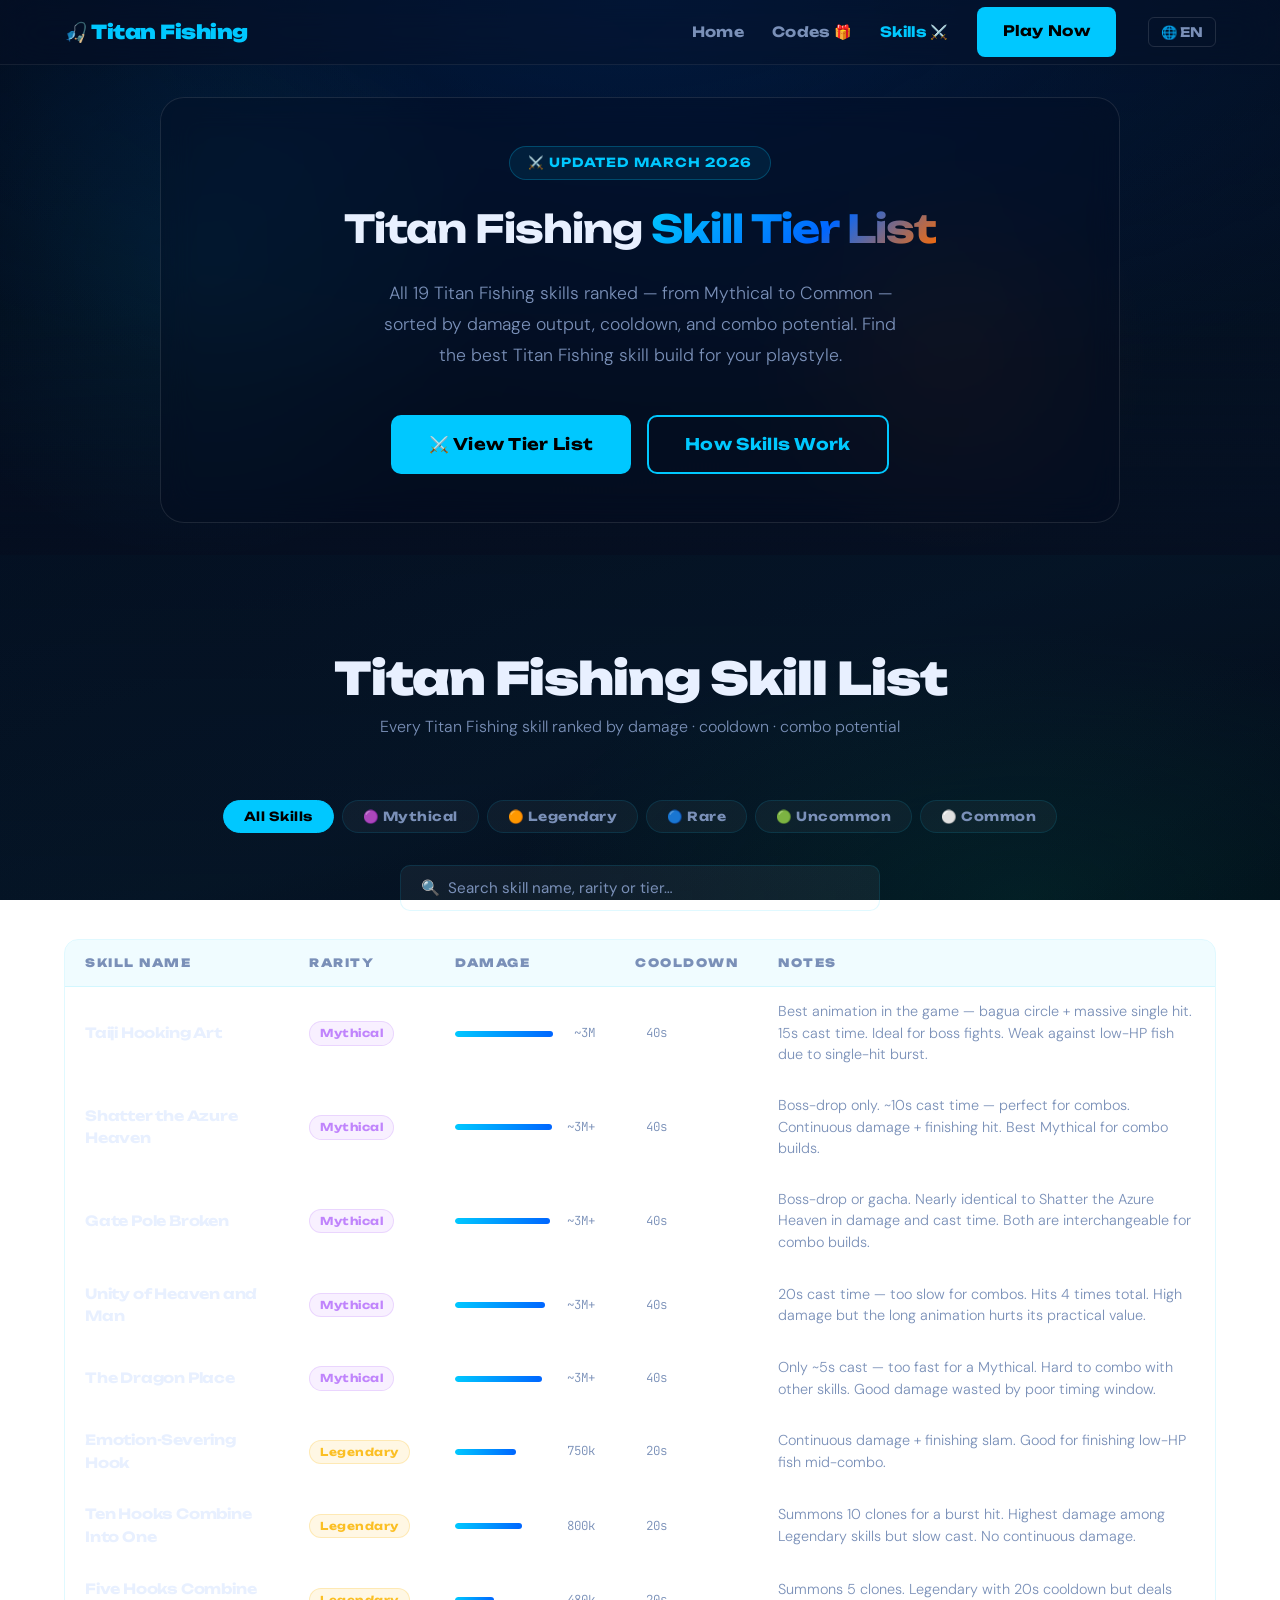
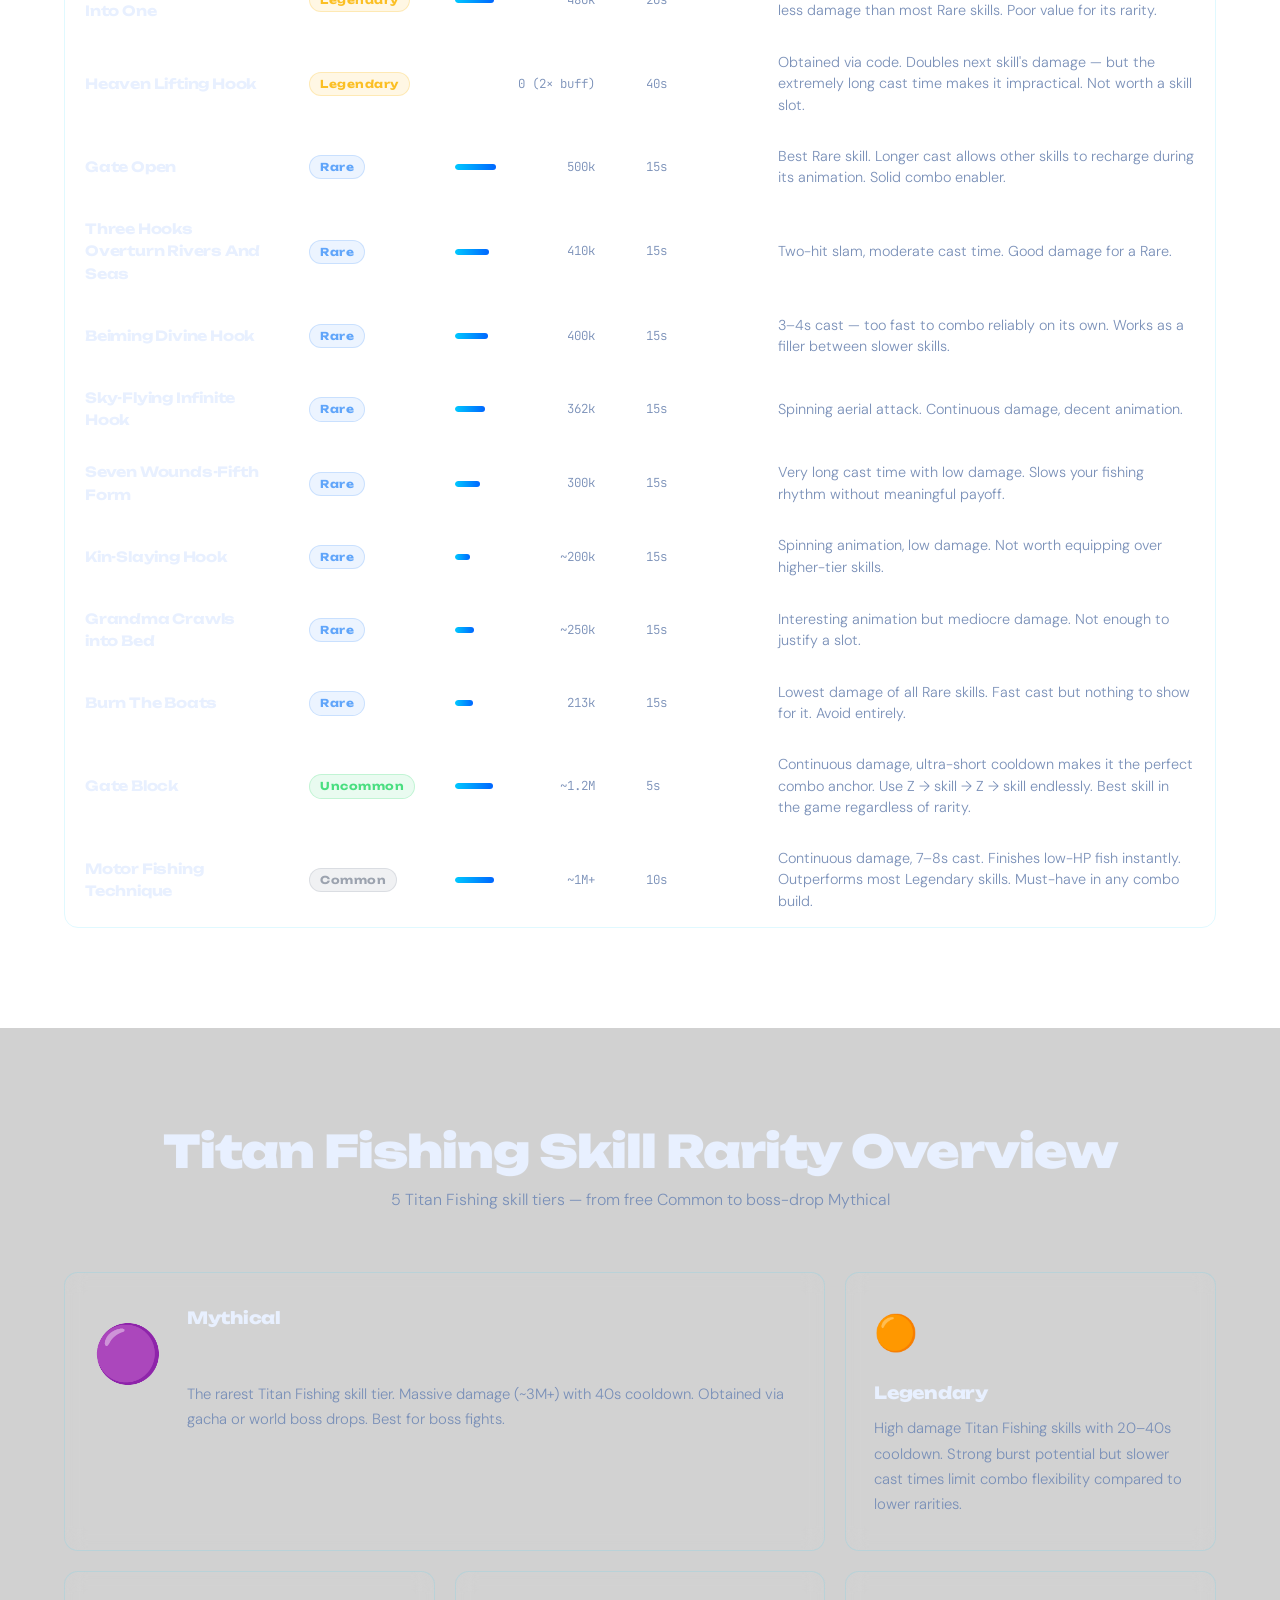
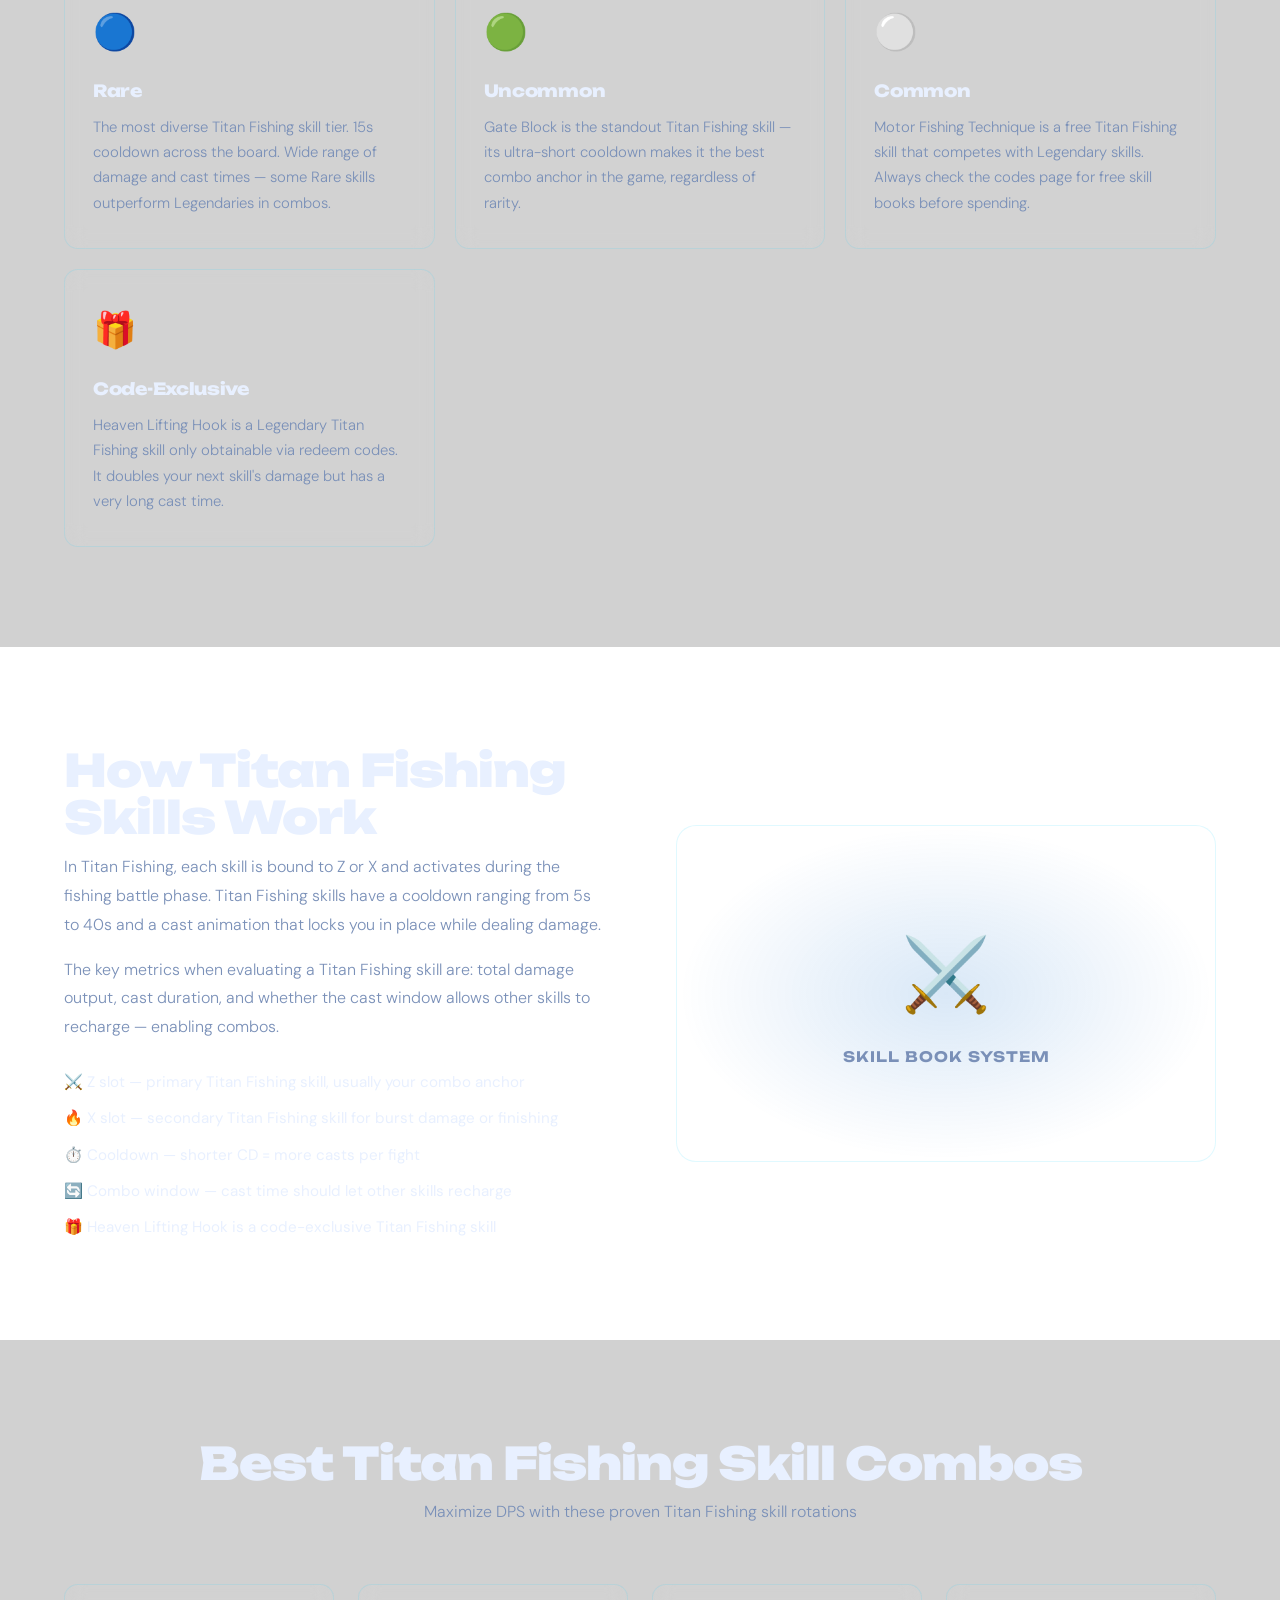
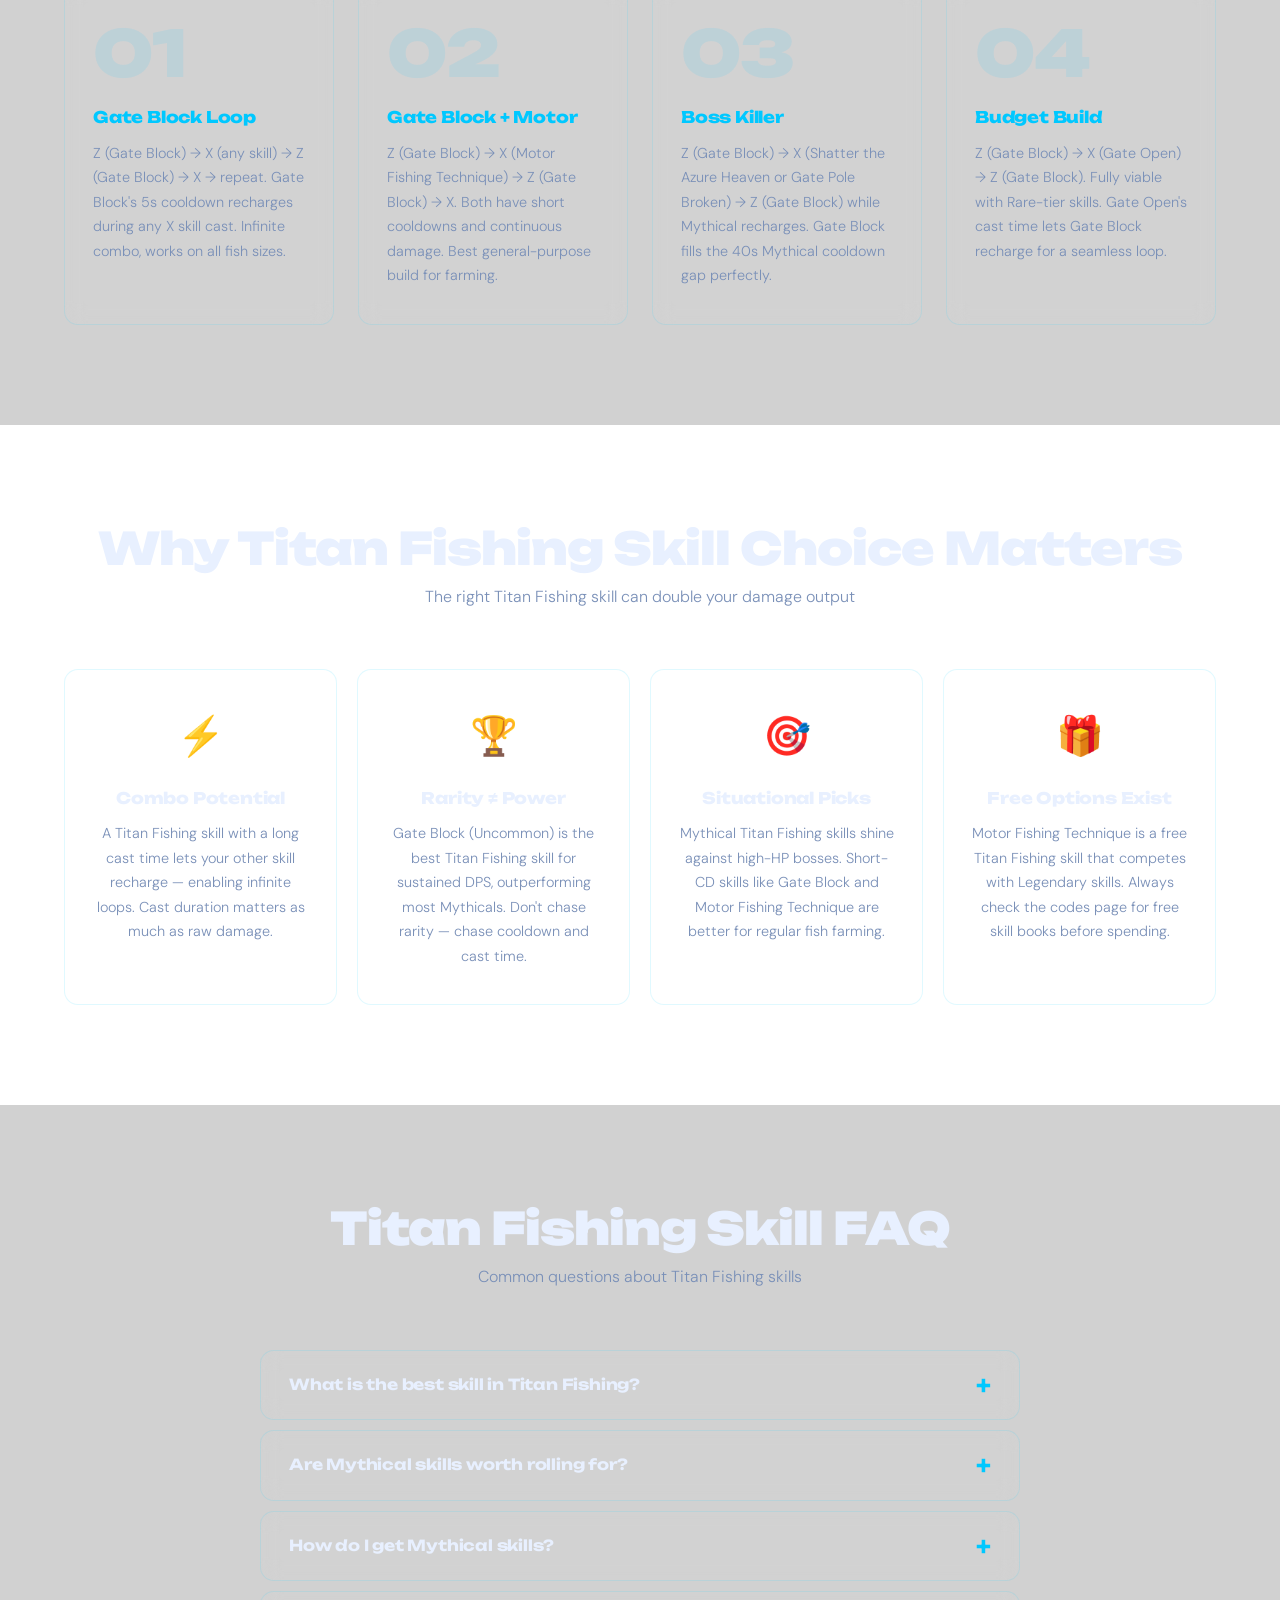
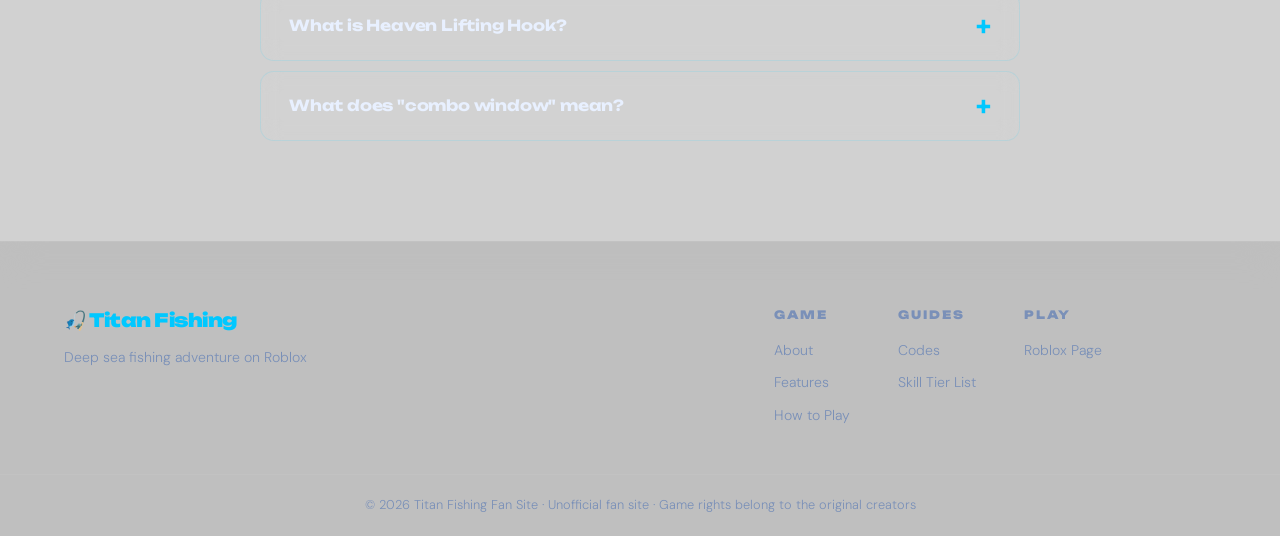
<file: skills/index.html>
<!DOCTYPE html>
<html lang="en">
<head>
  <meta charset="UTF-8" />
  <meta name="viewport" content="width=device-width, initial-scale=1.0" />
  <title>Titan Fishing Skill Tier List (2026) — Best Skills Ranked</title>
  <link rel="canonical" href="https://titanfishing.org/skills/" />
  <link rel="alternate" hreflang="en" href="https://titanfishing.org/skills/" />
  <link rel="alternate" hreflang="vi" href="https://titanfishing.org/vi/skills/" />
  <meta name="description" content="Complete Titan Fishing skill tier list 2026. All 30+ skills ranked by damage, cooldown and combo potential — from Mythical to Common." />
  <meta name="keywords" content="Titan Fishing skills, Titan Fishing tier list, Titan Fishing best skill, Titan Fishing mythical skill, Titan Fishing skill guide 2026" />
  <link rel="icon" type="image/png" href="/back.png" />
  <link rel="stylesheet" href="/style.css" />
  <script async src="https://www.googletagmanager.com/gtag/js?id=G-WSXQHS7NCX"></script>
  <script>
    window.dataLayer = window.dataLayer || [];
    function gtag(){dataLayer.push(arguments);}
    gtag('js', new Date());
    gtag('config', 'G-WSXQHS7NCX');
  </script>
  <script src="https://analytics.ahrefs.com/analytics.js" data-key="9T/pzlmrypikgdjwU7IYxg" async></script>
</head>
<body>

  <!-- HEADER -->
  <header class="header">
    <div class="container header__inner">
      <a href="/" class="logo">🎣 Titan Fishing</a>
      <nav class="nav">
        <a href="/">Home</a>
        <a href="/codes/">Codes 🎁</a>
        <a href="/skills/" style="color:var(--accent)">Skills ⚔️</a>
        <a href="https://www.roblox.com/games/115893378298440/Titan-Fishing" target="_blank" class="btn btn--primary">Play Now</a>
        <div class="lang-switcher">
          <span class="lang-switcher__current">🌐 EN</span>
          <div class="lang-switcher__dropdown">
            <a href="/skills/" class="active">🇺🇸 English</a>
            <a href="/vi/skills/">🇻🇳 Tiếng Việt</a>
          </div>
        </div>
      </nav>
    </div>
  </header>

  <!-- HERO -->
  <section class="hero">
    <div class="container hero__inner">
      <div class="hero__content">
        <div class="hero__badge">⚔️ Updated March 2026</div>
        <h1 class="hero__title">Titan Fishing <span class="highlight">Skill Tier List</span></h1>
        <p class="hero__desc">All 19 Titan Fishing skills ranked — from Mythical to Common — sorted by damage output, cooldown, and combo potential. Find the best Titan Fishing skill build for your playstyle.</p>
        <div class="hero__actions">
          <a href="#tier-list" class="btn btn--primary btn--lg">⚔️ View Tier List</a>
          <a href="#how-skills-work" class="btn btn--outline btn--lg">How Skills Work</a>
        </div>
      </div>
    </div>
    <div class="hero__bg"></div>
  </section>

  <!-- TIER LIST SECTION -->
  <section class="features section" id="tier-list">
    <div class="container">
      <h2 class="section__title">Titan Fishing Skill List</h2>
      <p class="section__sub">Every Titan Fishing skill ranked by damage · cooldown · combo potential</p>

      <!-- Rarity filter tabs -->
      <div class="tier-tabs">
        <button class="tier-tab active" data-rarity="ALL">All Skills</button>
        <button class="tier-tab" data-rarity="mythical">🟣 Mythical</button>
        <button class="tier-tab" data-rarity="legendary">🟠 Legendary</button>
        <button class="tier-tab" data-rarity="rare">🔵 Rare</button>
        <button class="tier-tab" data-rarity="uncommon">🟢 Uncommon</button>
        <button class="tier-tab" data-rarity="common">⚪ Common</button>
      </div>

      <!-- Search -->
      <div class="skills-search">
        <input class="skills-search__input" type="text" id="skillSearch" placeholder="🔍  Search skill name, rarity or tier…" autocomplete="off" />
      </div>

      <!-- Table -->
      <div class="skills-table-wrap">
        <table class="skills-table" id="skillsTable">
          <thead>
            <tr>
              <th>Skill Name</th>
              <th>Rarity</th>
              <th>Damage</th>
              <th>Cooldown</th>
              <th>Notes</th>
            </tr>
          </thead>
          <tbody>

            <!-- MYTHICAL -->
            <tr data-rarity="mythical" data-name="taiji hooking art">
              <td><span class="skill-name">Taiji Hooking Art</span></td>
              <td><span class="rarity-badge rarity-badge--mythical">Mythical</span></td>
              <td><div class="dmg-bar-wrap"><div class="dmg-bar"><div class="dmg-bar__fill" style="width:90%"></div></div><span class="dmg-bar__val">~3M</span></div></td>
              <td><span class="cd-pill">40s</span></td>
              <td>Best animation in the game — bagua circle + massive single hit. 15s cast time. Ideal for boss fights. Weak against low-HP fish due to single-hit burst.</td>
            </tr>
            <tr data-rarity="mythical" data-name="shatter the azure heaven">
              <td><span class="skill-name">Shatter the Azure Heaven</span></td>
              <td><span class="rarity-badge rarity-badge--mythical">Mythical</span></td>
              <td><div class="dmg-bar-wrap"><div class="dmg-bar"><div class="dmg-bar__fill" style="width:95%"></div></div><span class="dmg-bar__val">~3M+</span></div></td>
              <td><span class="cd-pill">40s</span></td>
              <td>Boss-drop only. ~10s cast time — perfect for combos. Continuous damage + finishing hit. Best Mythical for combo builds.</td>
            </tr>
            <tr data-rarity="mythical" data-name="gate pole broken">
              <td><span class="skill-name">Gate Pole Broken</span></td>
              <td><span class="rarity-badge rarity-badge--mythical">Mythical</span></td>
              <td><div class="dmg-bar-wrap"><div class="dmg-bar"><div class="dmg-bar__fill" style="width:93%"></div></div><span class="dmg-bar__val">~3M+</span></div></td>
              <td><span class="cd-pill">40s</span></td>
              <td>Boss-drop or gacha. Nearly identical to Shatter the Azure Heaven in damage and cast time. Both are interchangeable for combo builds.</td>
            </tr>
            <tr data-rarity="mythical" data-name="unity of heaven and man">
              <td><span class="skill-name">Unity of Heaven and Man</span></td>
              <td><span class="rarity-badge rarity-badge--mythical">Mythical</span></td>
              <td><div class="dmg-bar-wrap"><div class="dmg-bar"><div class="dmg-bar__fill" style="width:88%"></div></div><span class="dmg-bar__val">~3M+</span></div></td>
              <td><span class="cd-pill">40s</span></td>
              <td>20s cast time — too slow for combos. Hits 4 times total. High damage but the long animation hurts its practical value.</td>
            </tr>
            <tr data-rarity="mythical" data-name="the dragon place">
              <td><span class="skill-name">The Dragon Place</span></td>
              <td><span class="rarity-badge rarity-badge--mythical">Mythical</span></td>
              <td><div class="dmg-bar-wrap"><div class="dmg-bar"><div class="dmg-bar__fill" style="width:85%"></div></div><span class="dmg-bar__val">~3M+</span></div></td>
              <td><span class="cd-pill">40s</span></td>
              <td>Only ~5s cast — too fast for a Mythical. Hard to combo with other skills. Good damage wasted by poor timing window.</td>
            </tr>

            <!-- LEGENDARY -->
            <tr data-rarity="legendary" data-name="emotion-severing hook">
              <td><span class="skill-name">Emotion-Severing Hook</span></td>
              <td><span class="rarity-badge rarity-badge--legendary">Legendary</span></td>
              <td><div class="dmg-bar-wrap"><div class="dmg-bar"><div class="dmg-bar__fill" style="width:60%"></div></div><span class="dmg-bar__val">750k</span></div></td>
              <td><span class="cd-pill">20s</span></td>
              <td>Continuous damage + finishing slam. Good for finishing low-HP fish mid-combo.</td>
            </tr>
            <tr data-rarity="legendary" data-name="ten hooks combine into one">
              <td><span class="skill-name">Ten Hooks Combine Into One</span></td>
              <td><span class="rarity-badge rarity-badge--legendary">Legendary</span></td>
              <td><div class="dmg-bar-wrap"><div class="dmg-bar"><div class="dmg-bar__fill" style="width:65%"></div></div><span class="dmg-bar__val">800k</span></div></td>
              <td><span class="cd-pill">20s</span></td>
              <td>Summons 10 clones for a burst hit. Highest damage among Legendary skills but slow cast. No continuous damage.</td>
            </tr>
            <tr data-rarity="legendary" data-name="five hooks combine into one">
              <td><span class="skill-name">Five Hooks Combine Into One</span></td>
              <td><span class="rarity-badge rarity-badge--legendary">Legendary</span></td>
              <td><div class="dmg-bar-wrap"><div class="dmg-bar"><div class="dmg-bar__fill" style="width:38%"></div></div><span class="dmg-bar__val">480k</span></div></td>
              <td><span class="cd-pill">20s</span></td>
              <td>Summons 5 clones. Legendary with 20s cooldown but deals less damage than most Rare skills. Poor value for its rarity.</td>
            </tr>
            <tr data-rarity="legendary" data-name="heaven lifting hook">
              <td><span class="skill-name">Heaven Lifting Hook</span></td>
              <td><span class="rarity-badge rarity-badge--legendary">Legendary</span></td>
              <td><div class="dmg-bar-wrap"><div class="dmg-bar"><div class="dmg-bar__fill" style="width:0%"></div></div><span class="dmg-bar__val">0 (2× buff)</span></div></td>
              <td><span class="cd-pill">40s</span></td>
              <td>Obtained via code. Doubles next skill's damage — but the extremely long cast time makes it impractical. Not worth a skill slot.</td>
            </tr>

            <!-- RARE -->
            <tr data-rarity="rare" data-name="gate open">
              <td><span class="skill-name">Gate Open</span></td>
              <td><span class="rarity-badge rarity-badge--rare">Rare</span></td>
              <td><div class="dmg-bar-wrap"><div class="dmg-bar"><div class="dmg-bar__fill" style="width:40%"></div></div><span class="dmg-bar__val">500k</span></div></td>
              <td><span class="cd-pill">15s</span></td>
              <td>Best Rare skill. Longer cast allows other skills to recharge during its animation. Solid combo enabler.</td>
            </tr>
            <tr data-rarity="rare" data-name="three hooks overturn rivers and seas">
              <td><span class="skill-name">Three Hooks Overturn Rivers And Seas</span></td>
              <td><span class="rarity-badge rarity-badge--rare">Rare</span></td>
              <td><div class="dmg-bar-wrap"><div class="dmg-bar"><div class="dmg-bar__fill" style="width:33%"></div></div><span class="dmg-bar__val">410k</span></div></td>
              <td><span class="cd-pill">15s</span></td>
              <td>Two-hit slam, moderate cast time. Good damage for a Rare.</td>
            </tr>
            <tr data-rarity="rare" data-name="beiming divine hook">
              <td><span class="skill-name">Beiming Divine Hook</span></td>
              <td><span class="rarity-badge rarity-badge--rare">Rare</span></td>
              <td><div class="dmg-bar-wrap"><div class="dmg-bar"><div class="dmg-bar__fill" style="width:32%"></div></div><span class="dmg-bar__val">400k</span></div></td>
              <td><span class="cd-pill">15s</span></td>
              <td>3–4s cast — too fast to combo reliably on its own. Works as a filler between slower skills.</td>
            </tr>
            <tr data-rarity="rare" data-name="sky-flying infinite hook">
              <td><span class="skill-name">Sky-Flying Infinite Hook</span></td>
              <td><span class="rarity-badge rarity-badge--rare">Rare</span></td>
              <td><div class="dmg-bar-wrap"><div class="dmg-bar"><div class="dmg-bar__fill" style="width:29%"></div></div><span class="dmg-bar__val">362k</span></div></td>
              <td><span class="cd-pill">15s</span></td>
              <td>Spinning aerial attack. Continuous damage, decent animation.</td>
            </tr>
            <tr data-rarity="rare" data-name="seven wounds-fifth form">
              <td><span class="skill-name">Seven Wounds-Fifth Form</span></td>
              <td><span class="rarity-badge rarity-badge--rare">Rare</span></td>
              <td><div class="dmg-bar-wrap"><div class="dmg-bar"><div class="dmg-bar__fill" style="width:24%"></div></div><span class="dmg-bar__val">300k</span></div></td>
              <td><span class="cd-pill">15s</span></td>
              <td>Very long cast time with low damage. Slows your fishing rhythm without meaningful payoff.</td>
            </tr>
            <tr data-rarity="rare" data-name="kin-slaying hook">
              <td><span class="skill-name">Kin-Slaying Hook</span></td>
              <td><span class="rarity-badge rarity-badge--rare">Rare</span></td>
              <td><div class="dmg-bar-wrap"><div class="dmg-bar"><div class="dmg-bar__fill" style="width:16%"></div></div><span class="dmg-bar__val">~200k</span></div></td>
              <td><span class="cd-pill">15s</span></td>
              <td>Spinning animation, low damage. Not worth equipping over higher-tier skills.</td>
            </tr>
            <tr data-rarity="rare" data-name="grandma crawls into bed">
              <td><span class="skill-name">Grandma Crawls into Bed</span></td>
              <td><span class="rarity-badge rarity-badge--rare">Rare</span></td>
              <td><div class="dmg-bar-wrap"><div class="dmg-bar"><div class="dmg-bar__fill" style="width:20%"></div></div><span class="dmg-bar__val">~250k</span></div></td>
              <td><span class="cd-pill">15s</span></td>
              <td>Interesting animation but mediocre damage. Not enough to justify a slot.</td>
            </tr>
            <tr data-rarity="rare" data-name="burn the boats">
              <td><span class="skill-name">Burn The Boats</span></td>
              <td><span class="rarity-badge rarity-badge--rare">Rare</span></td>
              <td><div class="dmg-bar-wrap"><div class="dmg-bar"><div class="dmg-bar__fill" style="width:17%"></div></div><span class="dmg-bar__val">213k</span></div></td>
              <td><span class="cd-pill">15s</span></td>
              <td>Lowest damage of all Rare skills. Fast cast but nothing to show for it. Avoid entirely.</td>
            </tr>

            <!-- UNCOMMON -->
            <tr data-rarity="uncommon" data-name="gate block">
              <td><span class="skill-name">Gate Block</span></td>
              <td><span class="rarity-badge rarity-badge--uncommon">Uncommon</span></td>
              <td><div class="dmg-bar-wrap"><div class="dmg-bar"><div class="dmg-bar__fill" style="width:40%"></div></div><span class="dmg-bar__val">~1.2M</span></div></td>
              <td><span class="cd-pill">5s</span></td>
              <td>Continuous damage, ultra-short cooldown makes it the perfect combo anchor. Use Z → skill → Z → skill endlessly. Best skill in the game regardless of rarity.</td>
            </tr>

            <!-- COMMON -->
            <tr data-rarity="common" data-name="motor fishing technique">
              <td><span class="skill-name">Motor Fishing Technique</span></td>
              <td><span class="rarity-badge rarity-badge--common">Common</span></td>
              <td><div class="dmg-bar-wrap"><div class="dmg-bar"><div class="dmg-bar__fill" style="width:38%"></div></div><span class="dmg-bar__val">~1M+</span></div></td>
              <td><span class="cd-pill">10s</span></td>
              <td>Continuous damage, 7–8s cast. Finishes low-HP fish instantly. Outperforms most Legendary skills. Must-have in any combo build.</td>
            </tr>
          </tbody>
        </table>
        <div class="skills-no-results" id="noResults">No skills match your search.</div>
      </div>
    </div>
  </section>
  <!-- FEATURES -->
  <section class="features section section--dark" id="features">
    <div class="container">
      <h2 class="section__title">Titan Fishing Skill Rarity Overview</h2>
      <p class="section__sub">5 Titan Fishing skill tiers — from free Common to boss-drop Mythical</p>
      <div class="features__grid">
        <div class="feature-card"><div class="feature-card__icon">🟣</div><h3>Mythical</h3><p>The rarest Titan Fishing skill tier. Massive damage (~3M+) with 40s cooldown. Obtained via gacha or world boss drops. Best for boss fights.</p></div>
        <div class="feature-card"><div class="feature-card__icon">🟠</div><h3>Legendary</h3><p>High damage Titan Fishing skills with 20–40s cooldown. Strong burst potential but slower cast times limit combo flexibility compared to lower rarities.</p></div>
        <div class="feature-card"><div class="feature-card__icon">🔵</div><h3>Rare</h3><p>The most diverse Titan Fishing skill tier. 15s cooldown across the board. Wide range of damage and cast times — some Rare skills outperform Legendaries in combos.</p></div>
        <div class="feature-card"><div class="feature-card__icon">🟢</div><h3>Uncommon</h3><p>Gate Block is the standout Titan Fishing skill — its ultra-short cooldown makes it the best combo anchor in the game, regardless of rarity.</p></div>
        <div class="feature-card"><div class="feature-card__icon">⚪</div><h3>Common</h3><p>Motor Fishing Technique is a free Titan Fishing skill that competes with Legendary skills. Always check the codes page for free skill books before spending.</p></div>
        <div class="feature-card"><div class="feature-card__icon">🎁</div><h3>Code-Exclusive</h3><p>Heaven Lifting Hook is a Legendary Titan Fishing skill only obtainable via redeem codes. It doubles your next skill's damage but has a very long cast time.</p></div>
      </div>
    </div>
  </section>

  <!-- WHAT IS -->
  <section class="what-is section" id="how-skills-work">
    <div class="container what-is__inner">
      <div class="what-is__text">
        <h2 class="section__title">How Titan Fishing Skills Work</h2>
        <p>In Titan Fishing, each skill is bound to Z or X and activates during the fishing battle phase. Titan Fishing skills have a cooldown ranging from 5s to 40s and a cast animation that locks you in place while dealing damage.</p>
        <p>The key metrics when evaluating a Titan Fishing skill are: total damage output, cast duration, and whether the cast window allows other skills to recharge — enabling combos.</p>
        <ul class="what-is__list">
          <li>⚔️ Z slot — primary Titan Fishing skill, usually your combo anchor</li>
          <li>🔥 X slot — secondary Titan Fishing skill for burst damage or finishing</li>
          <li>⏱️ Cooldown — shorter CD = more casts per fight</li>
          <li>🔄 Combo window — cast time should let other skills recharge</li>
          <li>🎁 Heaven Lifting Hook is a code-exclusive Titan Fishing skill</li>
        </ul>
      </div>
      <div class="what-is__visual">
        <div class="game-preview">
          <div class="game-preview__screen">
            <span>⚔️</span>
            <p>Skill Book System</p>
          </div>
        </div>
      </div>
    </div>
  </section>

  <!-- HOW TO -->
  <section class="how-to section section--dark" id="best-combo">
    <div class="container">
      <h2 class="section__title">Best Titan Fishing Skill Combos</h2>
      <p class="section__sub">Maximize DPS with these proven Titan Fishing skill rotations</p>
      <div class="steps">
        <div class="step">
          <div class="step__num">01</div>
          <h3>Gate Block Loop</h3>
          <p>Z (Gate Block) → X (any skill) → Z (Gate Block) → X → repeat. Gate Block's 5s cooldown recharges during any X skill cast. Infinite combo, works on all fish sizes.</p>
        </div>
        <div class="step">
          <div class="step__num">02</div>
          <h3>Gate Block + Motor</h3>
          <p>Z (Gate Block) → X (Motor Fishing Technique) → Z (Gate Block) → X. Both have short cooldowns and continuous damage. Best general-purpose build for farming.</p>
        </div>
        <div class="step">
          <div class="step__num">03</div>
          <h3>Boss Killer</h3>
          <p>Z (Gate Block) → X (Shatter the Azure Heaven or Gate Pole Broken) → Z (Gate Block) while Mythical recharges. Gate Block fills the 40s Mythical cooldown gap perfectly.</p>
        </div>
        <div class="step">
          <div class="step__num">04</div>
          <h3>Budget Build</h3>
          <p>Z (Gate Block) → X (Gate Open) → Z (Gate Block). Fully viable with Rare-tier skills. Gate Open's cast time lets Gate Block recharge for a seamless loop.</p>
        </div>
      </div>
    </div>
  </section>

  <!-- WHY -->
  <section class="why section" id="why-skills">
    <div class="container">
      <h2 class="section__title">Why Titan Fishing Skill Choice Matters</h2>
      <p class="section__sub">The right Titan Fishing skill can double your damage output</p>
      <div class="why__grid">
        <div class="why-item"><div class="why-item__icon">⚡</div><h3>Combo Potential</h3><p>A Titan Fishing skill with a long cast time lets your other skill recharge — enabling infinite loops. Cast duration matters as much as raw damage.</p></div>
        <div class="why-item"><div class="why-item__icon">🏆</div><h3>Rarity ≠ Power</h3><p>Gate Block (Uncommon) is the best Titan Fishing skill for sustained DPS, outperforming most Mythicals. Don't chase rarity — chase cooldown and cast time.</p></div>
        <div class="why-item"><div class="why-item__icon">🎯</div><h3>Situational Picks</h3><p>Mythical Titan Fishing skills shine against high-HP bosses. Short-CD skills like Gate Block and Motor Fishing Technique are better for regular fish farming.</p></div>
        <div class="why-item"><div class="why-item__icon">🎁</div><h3>Free Options Exist</h3><p>Motor Fishing Technique is a free Titan Fishing skill that competes with Legendary skills. Always check the codes page for free skill books before spending.</p></div>
      </div>
    </div>
  </section>

  <!-- FAQ -->
  <section class="faq section section--dark" id="faq">
    <div class="container">
      <h2 class="section__title">Titan Fishing Skill FAQ</h2>
      <p class="section__sub">Common questions about Titan Fishing skills</p>
      <div class="faq__list">
        <details class="faq__item">
          <summary>What is the best skill in Titan Fishing?</summary>
          <p>Gate Block (Uncommon) is the best skill in the game. Its 5s cooldown makes it the perfect combo anchor — it recharges during any other skill's cast animation, enabling infinite damage loops.</p>
        </details>
        <details class="faq__item">
          <summary>Are Mythical skills worth rolling for?</summary>
          <p>Yes, but only Shatter the Azure Heaven and Gate Pole Broken are truly top-tier. Unity of Heaven and Man and The Dragon Place have significant drawbacks. Gate Block (Uncommon) outperforms most Mythicals in practical use.</p>
        </details>
        <details class="faq__item">
          <summary>How do I get Mythical skills?</summary>
          <p>Mythical skills can be obtained through gacha rolls (Skill Books) or by defeating world bosses. Boss-exclusive Mythicals include Shatter the Azure Heaven, Gate Pole Broken, and Unity of Heaven and Man.</p>
        </details>
        <details class="faq__item">
          <summary>What is Heaven Lifting Hook?</summary>
          <p>Heaven Lifting Hook is a Legendary skill obtained exclusively through redeem codes. It doubles the damage of your next skill but has a very long cast time and 40s cooldown, making it impractical in most builds.</p>
        </details>
        <details class="faq__item">
          <summary>What does "combo window" mean?</summary>
          <p>Combo window refers to the cast duration of a skill. If Skill A takes 8 seconds to animate and Skill B has a 5s cooldown, you can use B → A → B in a loop because B recharges during A's animation.</p>
        </details>
      </div>
    </div>
  </section>

  <!-- FOOTER -->
  <footer class="footer">
    <div class="container footer__inner">
      <div class="footer__brand">
        <a href="/" class="logo">🎣 Titan Fishing</a>
        <p>Deep sea fishing adventure on Roblox</p>
      </div>
      <div class="footer__links">
        <div class="footer__col">
          <h4>Game</h4>
          <a href="/#what-is">About</a>
          <a href="/#features">Features</a>
          <a href="/#how-to">How to Play</a>
        </div>
        <div class="footer__col">
          <h4>Guides</h4>
          <a href="/codes/">Codes</a>
          <a href="/skills/">Skill Tier List</a>
        </div>
        <div class="footer__col">
          <h4>Play</h4>
          <a href="https://www.roblox.com/games/115893378298440/Titan-Fishing" target="_blank">Roblox Page</a>
        </div>
      </div>
    </div>
    <div class="footer__bottom">
      <p>© 2026 Titan Fishing Fan Site · Unofficial fan site · Game rights belong to the original creators</p>
    </div>
  </footer>

  <script>
    // Lang switcher
    document.querySelectorAll('.lang-switcher').forEach(sw => {
      sw.querySelector('.lang-switcher__current').addEventListener('click', e => {
        e.stopPropagation();
        sw.classList.toggle('open');
      });
    });
    document.addEventListener('click', () => {
      document.querySelectorAll('.lang-switcher.open').forEach(sw => sw.classList.remove('open'));
    });

    // Rarity tab filter
    const tabs = document.querySelectorAll('.tier-tab');
    const rows = document.querySelectorAll('#skillsTable tbody tr');
    const noResults = document.getElementById('noResults');

    function filterTable() {
      const activeRarity = document.querySelector('.tier-tab.active').dataset.rarity;
      const query = document.getElementById('skillSearch').value.toLowerCase().trim();
      let visible = 0;
      rows.forEach(row => {
        const rarityMatch = activeRarity === 'ALL' || row.dataset.rarity === activeRarity;
        const text = row.textContent.toLowerCase();
        const searchMatch = !query || text.includes(query);
        const show = rarityMatch && searchMatch;
        row.style.display = show ? '' : 'none';
        if (show) visible++;
      });
      noResults.style.display = visible === 0 ? 'block' : 'none';
    }

    tabs.forEach(tab => {
      tab.addEventListener('click', () => {
        tabs.forEach(t => t.classList.remove('active'));
        tab.classList.add('active');
        filterTable();
      });
    });

    document.getElementById('skillSearch').addEventListener('input', filterTable);

    // Scroll reveal
    const observer = new IntersectionObserver(els => {
      els.forEach((el, i) => {
        if (el.isIntersecting) {
          el.target.style.transitionDelay = (i * 0.08) + 's';
          el.target.classList.add('visible');
          observer.unobserve(el.target);
        }
      });
    }, { threshold: 0.12 });
    document.querySelectorAll('.step, .why-item, .faq__item, .what-is__inner')
      .forEach(el => { el.classList.add('reveal'); observer.observe(el); });
  </script>
  <script async="async" data-cfasync="false" src="https://pl28926565.effectivegatecpm.com/f6c6b598938e1a4afbf9780160437fe2/invoke.js"></script>
  <div id="container-f6c6b598938e1a4afbf9780160437fe2"></div>
</body>
</html>
</file>
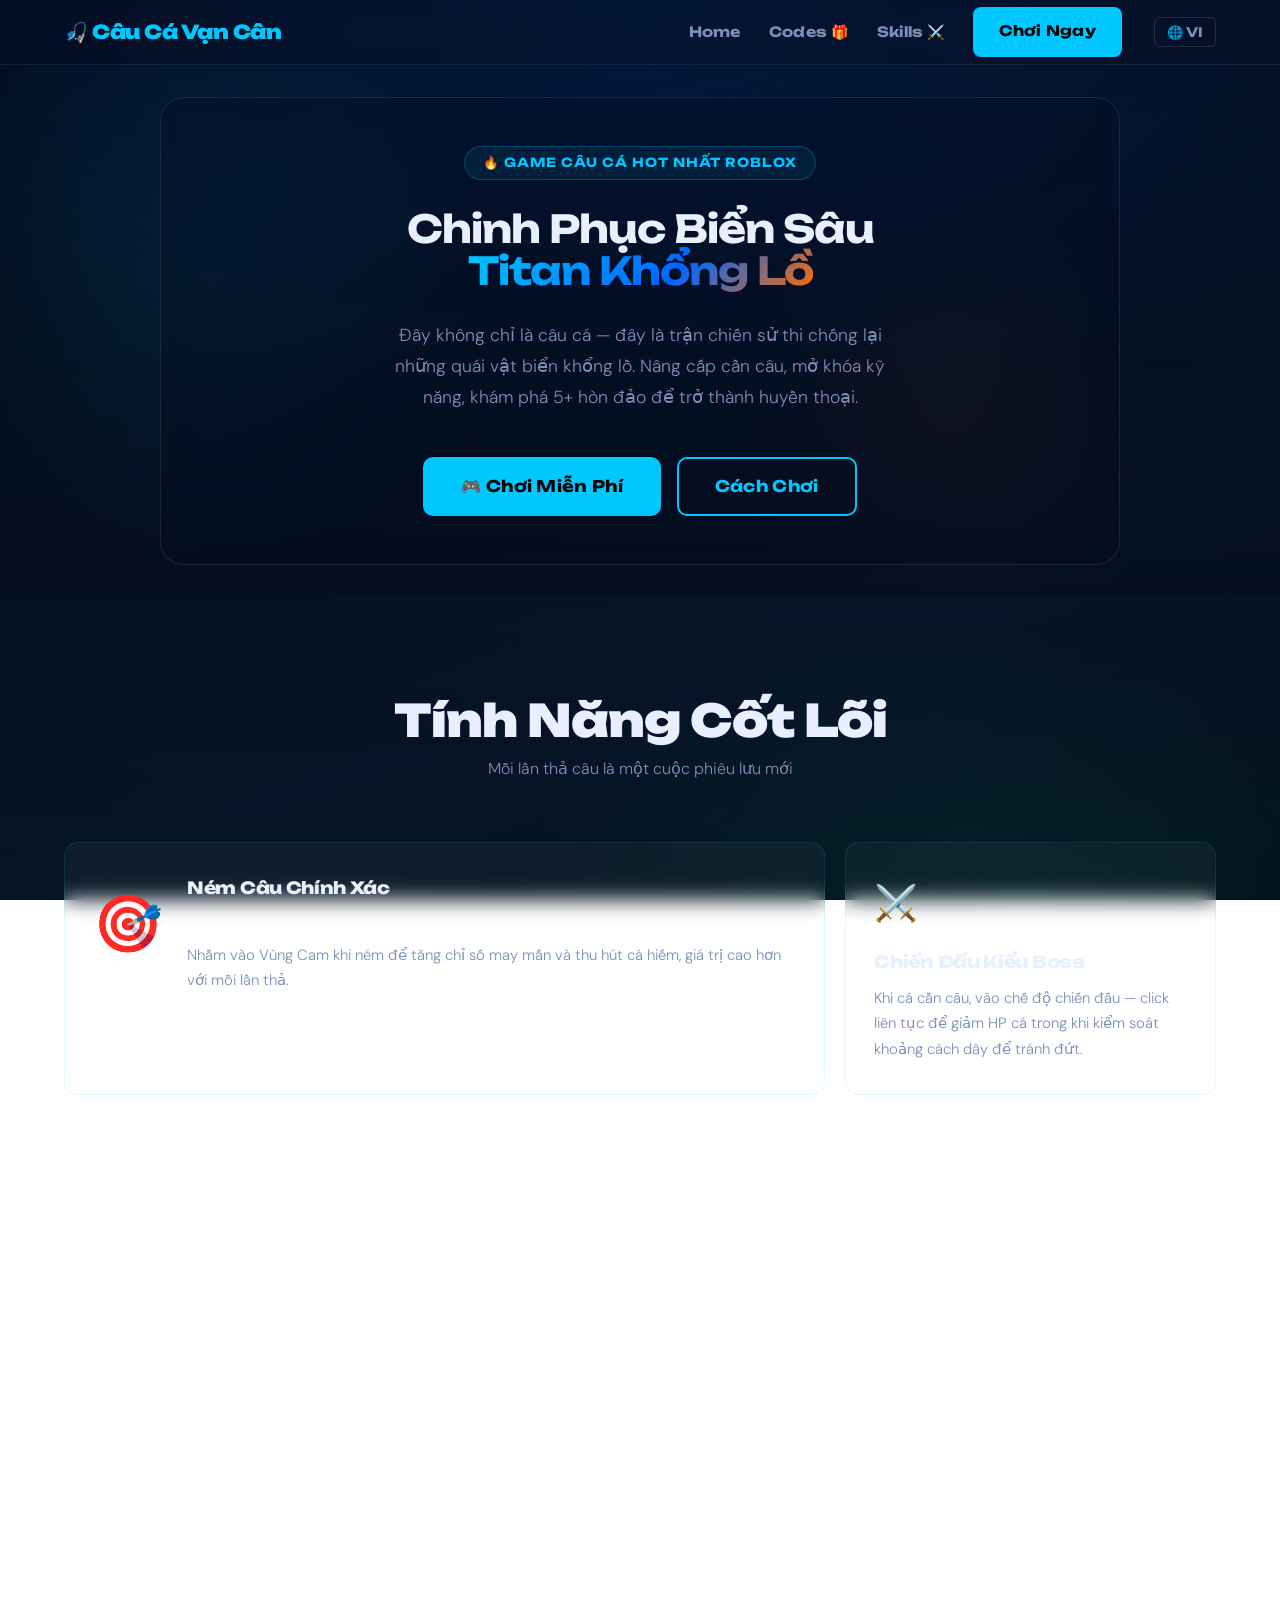
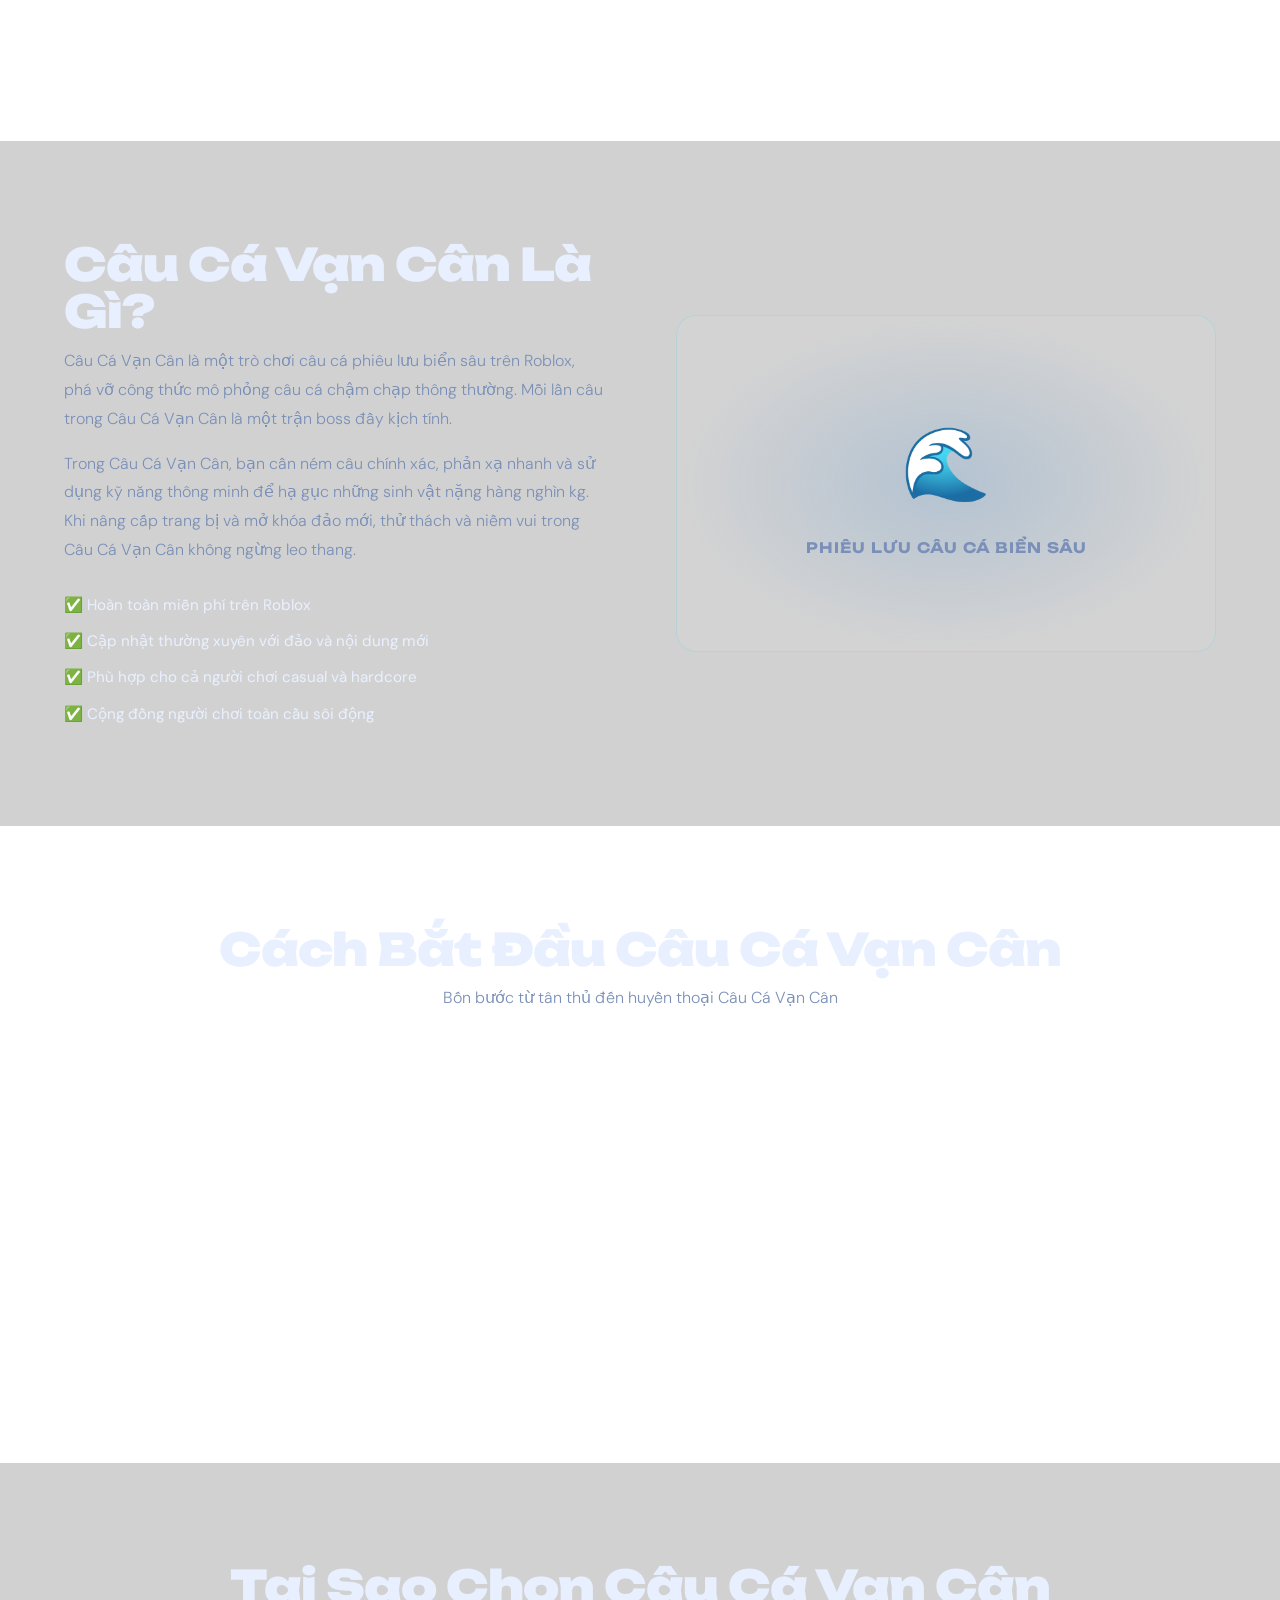
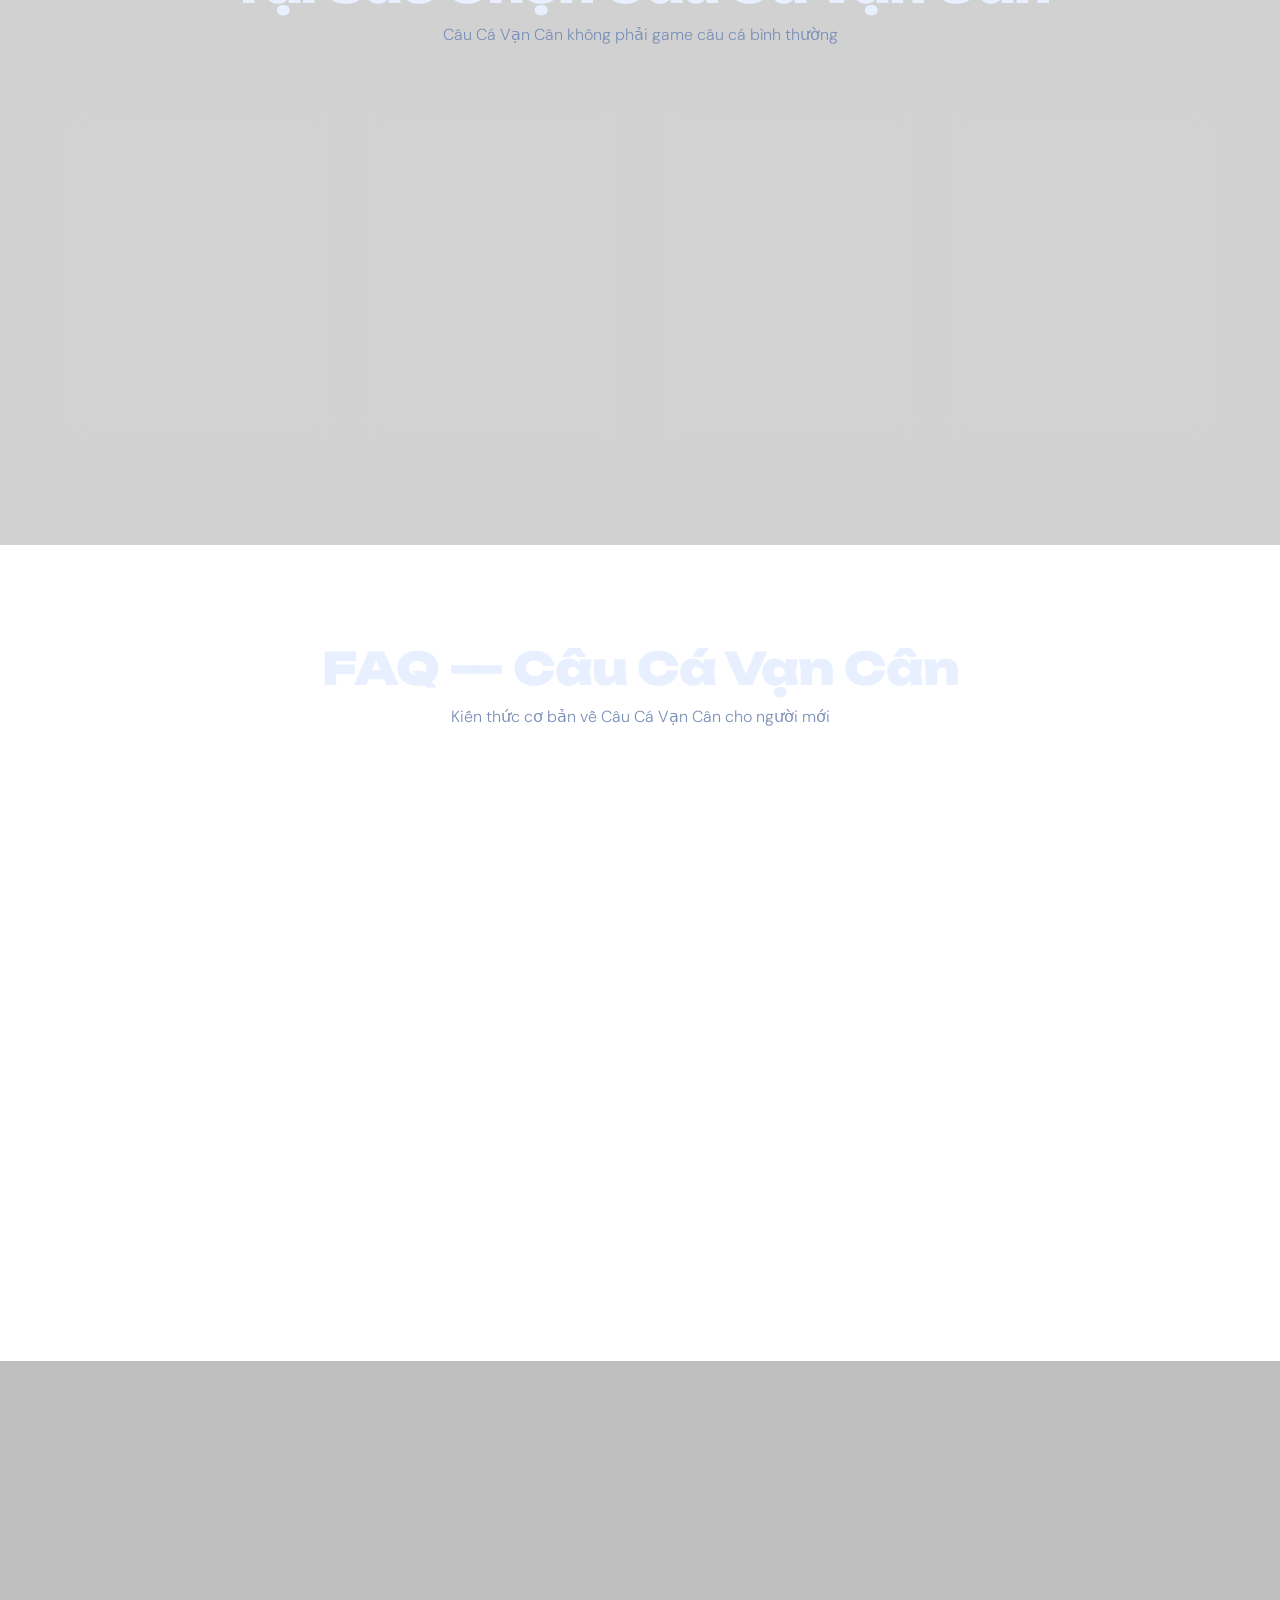
<file: vi/index.html>
<!DOCTYPE html>
<html lang="vi">
<head>
  <meta charset="UTF-8" />
  <meta name="viewport" content="width=device-width, initial-scale=1.0" />
  <title>Câu Cá Vạn Cân - Chinh Phục Quái Vật Biển Sâu</title>
  <link rel="canonical" href="https://titanfishing.org/vi/" />
  <link rel="alternate" hreflang="en" href="https://titanfishing.org/" />
  <link rel="alternate" hreflang="vi" href="https://titanfishing.org/vi/" />
  <meta name="description" content="Câu Cá Vạn Cân là trò chơi câu cá biển sâu trên Roblox. Chiến đấu với quái vật khổng lồ, nâng cấp cần câu, mở khóa kỹ năng và khám phá 5+ hòn đảo. Miễn phí hoàn toàn." />
  <meta name="keywords" content="Câu Cá Vạn Cân, Titan Fishing, Titan Fishing Roblox, game câu cá Roblox, Câu Cá Vạn Cân hướng dẫn, Titan Fishing tiếng Việt" />
  <link rel="icon" type="image/png" href="../back.png" />
  <link rel="stylesheet" href="../style.css" />
  <!-- Google tag (gtag.js) -->
  <script async src="https://www.googletagmanager.com/gtag/js?id=G-WSXQHS7NCX"></script>
  <script>
    window.dataLayer = window.dataLayer || [];
    function gtag(){dataLayer.push(arguments);}
    gtag('js', new Date());
    gtag('config', 'G-WSXQHS7NCX');
  </script>
  <script src="https://analytics.ahrefs.com/analytics.js" data-key="9T/pzlmrypikgdjwU7IYxg" async></script>
</head>
<body>

  <!-- HEADER -->
  <header class="header">
    <div class="container header__inner">
      <a href="/vi/" class="logo">🎣 Câu Cá Vạn Cân</a>
      <nav class="nav">
        <a href="/vi/">Home</a>
        <a href="/vi/codes/">Codes 🎁</a>
        <a href="/vi/skills/">Skills ⚔️</a>
        <a href="https://www.roblox.com/games/115893378298440/Titan-Fishing" target="_blank" class="btn btn--primary">Chơi Ngay</a>
        <div class="lang-switcher">
          <span class="lang-switcher__current">🌐 VI</span>
          <div class="lang-switcher__dropdown">
            <a href="/">🇺🇸 English</a>
            <a href="/vi/" class="active">🇻🇳 Tiếng Việt</a>
          </div>
        </div>
      </nav>
    </div>
  </header>

  <!-- HERO -->
  <section class="hero">
    <div class="container hero__inner">
      <div class="hero__content">
        <div class="hero__badge">🔥 Game Câu Cá Hot Nhất Roblox</div>
        <h1 class="hero__title">Chinh Phục Biển Sâu<br /><span class="highlight">Titan Khổng Lồ</span></h1>
        <p class="hero__desc">
          Đây không chỉ là câu cá — đây là trận chiến sử thi chống lại những quái vật biển khổng lồ. Nâng cấp cần câu, mở khóa kỹ năng, khám phá 5+ hòn đảo để trở thành huyền thoại.
        </p>
        <div class="hero__actions">
          <a href="https://www.roblox.com/games/115893378298440/Titan-Fishing" target="_blank" class="btn btn--primary btn--lg">🎮 Chơi Miễn Phí</a>
          <a href="#how-to" class="btn btn--outline btn--lg">Cách Chơi</a>
        </div>
      </div>
    </div>
    <div class="hero__bg"></div>
  </section>

  <!-- FEATURES -->
  <section class="features section" id="features">
    <div class="container">
      <h2 class="section__title">Tính Năng Cốt Lõi</h2>
      <p class="section__sub">Mỗi lần thả câu là một cuộc phiêu lưu mới</p>
      <div class="features__grid">
        <div class="feature-card">
          <div class="feature-card__icon">🎯</div>
          <h3>Ném Câu Chính Xác</h3>
          <p>Nhắm vào Vùng Cam khi ném để tăng chỉ số may mắn và thu hút cá hiếm, giá trị cao hơn với mỗi lần thả.</p>
        </div>
        <div class="feature-card">
          <div class="feature-card__icon">⚔️</div>
          <h3>Chiến Đấu Kiểu Boss</h3>
          <p>Khi cá cắn câu, vào chế độ chiến đấu — click liên tục để giảm HP cá trong khi kiểm soát khoảng cách dây để tránh đứt.</p>
        </div>
        <div class="feature-card">
          <div class="feature-card__icon">🪄</div>
          <h3>Hệ Thống Sách Kỹ Năng</h3>
          <p>Mở khóa kỹ năng Z và X qua Sách Kỹ Năng. Z cuốn dây nhanh hơn; X gây sát thương bùng nổ. Xây dựng phong cách riêng.</p>
        </div>
        <div class="feature-card">
          <div class="feature-card__icon">🎣</div>
          <h3>Nâng Cấp Cần Câu</h3>
          <p>Từ Cần Câu Cơ Bản đến Cần Câu Vàng. Mẹo: bỏ qua Cần Câu Rỉ Sét và tiết kiệm tiền cho bước nhảy vọt thực sự.</p>
        </div>
        <div class="feature-card">
          <div class="feature-card__icon">🏝️</div>
          <h3>Khám Phá Hòn Đảo</h3>
          <p>Mua thuyền và đi đến 5+ hòn đảo với độ khó tăng dần. Mỗi khu vực mở khóa loài cá mới và phần thưởng lớn hơn.</p>
        </div>
        <div class="feature-card">
          <div class="feature-card__icon">🧊</div>
          <h3>Boss Titan Xuất Hiện</h3>
          <p>Các titan khổng lồ như Ice Boss xuất hiện mỗi 30 phút. Cạnh tranh toàn server để giành chiến lợi phẩm hạng cao nhất.</p>
        </div>
      </div>
    </div>
  </section>

  <!-- WHAT IS -->
  <section class="what-is section section--dark" id="what-is">
    <div class="container what-is__inner">
      <div class="what-is__text">
        <h2 class="section__title">Câu Cá Vạn Cân Là Gì?</h2>
        <p>Câu Cá Vạn Cân là một trò chơi câu cá phiêu lưu biển sâu trên Roblox, phá vỡ công thức mô phỏng câu cá chậm chạp thông thường. Mỗi lần câu trong Câu Cá Vạn Cân là một trận boss đầy kịch tính.</p>
        <p>Trong Câu Cá Vạn Cân, bạn cần ném câu chính xác, phản xạ nhanh và sử dụng kỹ năng thông minh để hạ gục những sinh vật nặng hàng nghìn kg. Khi nâng cấp trang bị và mở khóa đảo mới, thử thách và niềm vui trong Câu Cá Vạn Cân không ngừng leo thang.</p>
        <ul class="what-is__list">
          <li>✅ Hoàn toàn miễn phí trên Roblox</li>
          <li>✅ Cập nhật thường xuyên với đảo và nội dung mới</li>
          <li>✅ Phù hợp cho cả người chơi casual và hardcore</li>
          <li>✅ Cộng đồng người chơi toàn cầu sôi động</li>
        </ul>
      </div>
      <div class="what-is__visual">
        <div class="game-preview">
          <div class="game-preview__screen">
            <span>🌊</span>
            <p>Phiêu Lưu Câu Cá Biển Sâu</p>
          </div>
        </div>
      </div>
    </div>
  </section>

  <!-- HOW TO -->
  <section class="how-to section" id="how-to">
    <div class="container">
      <h2 class="section__title">Cách Bắt Đầu Câu Cá Vạn Cân</h2>
      <p class="section__sub">Bốn bước từ tân thủ đến huyền thoại Câu Cá Vạn Cân</p>
      <div class="steps">
        <div class="step">
          <div class="step__num">01</div>
          <h3>Vào Game</h3>
          <p>Tìm "Câu Cá Vạn Cân" trên Roblox hoặc nhấn nút Chơi trên trang này. Câu Cá Vạn Cân miễn phí hoàn toàn.</p>
        </div>
        <div class="step">
          <div class="step__num">02</div>
          <h3>Ném Câu Chuẩn</h3>
          <p>Nhắm vào Vùng Cam khi ném. Đáp xuống đó tăng may mắn và kéo cá hiếm hơn vào lưới.</p>
        </div>
        <div class="step">
          <div class="step__num">03</div>
          <h3>Chiến Đấu Cuốn Dây</h3>
          <p>Click liên tục để giảm HP, dùng kỹ năng Z/X hỗ trợ, kiểm soát khoảng cách dây. Đừng để đứt.</p>
        </div>
        <div class="step">
          <div class="step__num">04</div>
          <h3>Nâng Cấp & Khám Phá</h3>
          <p>Bán cá kiếm tiền, bỏ qua Cần Rỉ Sét, cày về Cần Vàng, mua thuyền và thách đấu Boss Titan.</p>
        </div>
      </div>
    </div>
  </section>

  <!-- WHY -->
  <section class="why section section--dark" id="why">
    <div class="container">
      <h2 class="section__title">Tại Sao Chọn Câu Cá Vạn Cân</h2>
      <p class="section__sub">Câu Cá Vạn Cân không phải game câu cá bình thường</p>
      <div class="why__grid">
        <div class="why-item">
          <div class="why-item__icon">🏆</div>
          <h3>Hệ Thống Tiến Triển Sâu</h3>
          <p>Lộ trình nâng cấp Câu Cá Vạn Cân rõ ràng từ trang bị cơ bản đến cần câu và đảo endgame. Mỗi cột mốc trong Câu Cá Vạn Cân đều xứng đáng.</p>
        </div>
        <div class="why-item">
          <div class="why-item__icon">⚡</div>
          <h3>Chiến Đấu Căng Thẳng</h3>
          <p>Không chờ đợi nhàm chán trong Câu Cá Vạn Cân. Mỗi con cá là một trận chiến thời gian thực đòi hỏi phản xạ và chiến thuật.</p>
        </div>
        <div class="why-item">
          <div class="why-item__icon">🌍</div>
          <h3>Nội Dung Phong Phú</h3>
          <p>5+ hòn đảo độc đáo trong Câu Cá Vạn Cân, nhiều cấp độ cá và boss thế giới giữ nội dung luôn mới mẻ và mở rộng.</p>
        </div>
        <div class="why-item">
          <div class="why-item__icon">🎁</div>
          <h3>Code Phần Thưởng Miễn Phí</h3>
          <p>Đổi code Câu Cá Vạn Cân lấy tiền mặt, skin và Sách Kỹ Năng miễn phí. Khởi đầu tuyệt vời cho người chơi mới Câu Cá Vạn Cân.</p>
        </div>
      </div>
    </div>
  </section>

  <!-- FAQ -->
  <section class="faq section" id="faq">
    <div class="container">
      <h2 class="section__title">FAQ — Câu Cá Vạn Cân</h2>
      <p class="section__sub">Kiến thức cơ bản về Câu Cá Vạn Cân cho người mới</p>
      <div class="faq__list">
        <details class="faq__item">
          <summary>Câu Cá Vạn Cân có miễn phí không?</summary>
          <p>Có, Câu Cá Vạn Cân hoàn toàn miễn phí trên Roblox. Một số vật phẩm có thể mua bằng tiền trong game, cũng có thể kiếm qua gameplay hoặc đổi code Câu Cá Vạn Cân.</p>
        </details>
        <details class="faq__item">
          <summary>Làm sao lấy Cần Câu Vàng trong Câu Cá Vạn Cân?</summary>
          <p>Kiếm tiền bằng cách bán cá trong Câu Cá Vạn Cân, rồi mua ở Cửa Hàng Cần. Bỏ qua Cần Rỉ Sét hoàn toàn — không đáng tiền. Tiết kiệm và đi thẳng đến Cần Vàng.</p>
        </details>
        <details class="faq__item">
          <summary>Vùng Cam trong Câu Cá Vạn Cân có tác dụng gì?</summary>
          <p>Ném câu vào Vùng Cam trong Câu Cá Vạn Cân tăng đáng kể may mắn, tăng cơ hội câu được cá hiếm và giá trị cao.</p>
        </details>
        <details class="faq__item">
          <summary>Kỹ năng Z và X trong Câu Cá Vạn Cân là gì?</summary>
          <p>Trong Câu Cá Vạn Cân, Z (Cuốn Dây) tăng tốc kéo cá lại gần để tránh đứt dây. X (Sát Thương/Kiểm Soát) gây sát thương bùng nổ hoặc làm chậm cá.</p>
        </details>
        <details class="faq__item">
          <summary>Boss Titan trong Câu Cá Vạn Cân xuất hiện bao lâu một lần?</summary>
          <p>Titan như Ice Boss trong Câu Cá Vạn Cân hồi sinh mỗi 30 phút. Tất cả người chơi trong server đều có thể tham gia — đánh bại để nhận phần thưởng hạng cao.</p>
        </details>
        <details class="faq__item">
          <summary>Cách kiếm tiền nhanh nhất trong Câu Cá Vạn Cân là gì?</summary>
          <p>Dùng mồi để tăng may mắn, luôn nhắm Vùng Cam, bán hàng loạt kho đồ, và chuyển đến đảo cấp cao hơn trong Câu Cá Vạn Cân ngay khi cần câu đủ mạnh.</p>
        </details>
      </div>
    </div>
  </section>

  <!-- FOOTER -->
  <footer class="footer">
    <div class="container footer__inner">
      <div class="footer__brand">
        <a href="/vi/" class="logo">🎣 Câu Cá Vạn Cân</a>
        <p>Phiêu lưu câu cá biển sâu trên Roblox</p>
      </div>
      <div class="footer__links">
        <div class="footer__col">
          <h4>Game</h4>
          <a href="#what-is">Giới Thiệu</a>
          <a href="#features">Tính Năng</a>
          <a href="#how-to">Cách Chơi</a>
        </div>
        <div class="footer__col">
          <h4>Hỗ Trợ</h4>
          <a href="#faq">FAQ</a>
          <a href="/vi/codes/">Codes</a>
        </div>
        <div class="footer__col">
          <h4>Chơi</h4>
          <a href="https://www.roblox.com/games/115893378298440/Titan-Fishing" target="_blank">Trang Roblox</a>
          <a href="https://bridgerwestern.cc/" target="_blank">Bridger Western</a>
        </div>
      </div>
    </div>
    <div class="footer__bottom">
      <p>© 2026 Câu Cá Vạn Cân Fan Site · Trang fan không chính thức · Bản quyền game thuộc về tác giả gốc</p>
    </div>
  </footer>

  <script>
    // lang switcher toggle
    document.querySelectorAll('.lang-switcher').forEach(sw => {
      sw.querySelector('.lang-switcher__current').addEventListener('click', e => {
        e.stopPropagation();
        sw.classList.toggle('open');
      });
    });
    document.addEventListener('click', () => {
      document.querySelectorAll('.lang-switcher.open').forEach(sw => sw.classList.remove('open'));
    });

    const observer = new IntersectionObserver(els => {
      els.forEach((el, i) => {
        if (el.isIntersecting) {
          el.target.style.transitionDelay = (i * 0.08) + 's';
          el.target.classList.add('visible');
          observer.unobserve(el.target);
        }
      });
    }, { threshold: 0.12 });
    document.querySelectorAll('.feature-card, .step, .why-item, .faq__item, .what-is__inner')
      .forEach(el => { el.classList.add('reveal'); observer.observe(el); });
  </script>
  <script async="async" data-cfasync="false" src="https://pl28926565.effectivegatecpm.com/f6c6b598938e1a4afbf9780160437fe2/invoke.js"></script>
  <div id="container-f6c6b598938e1a4afbf9780160437fe2"></div>
</body>
</html>
</file>
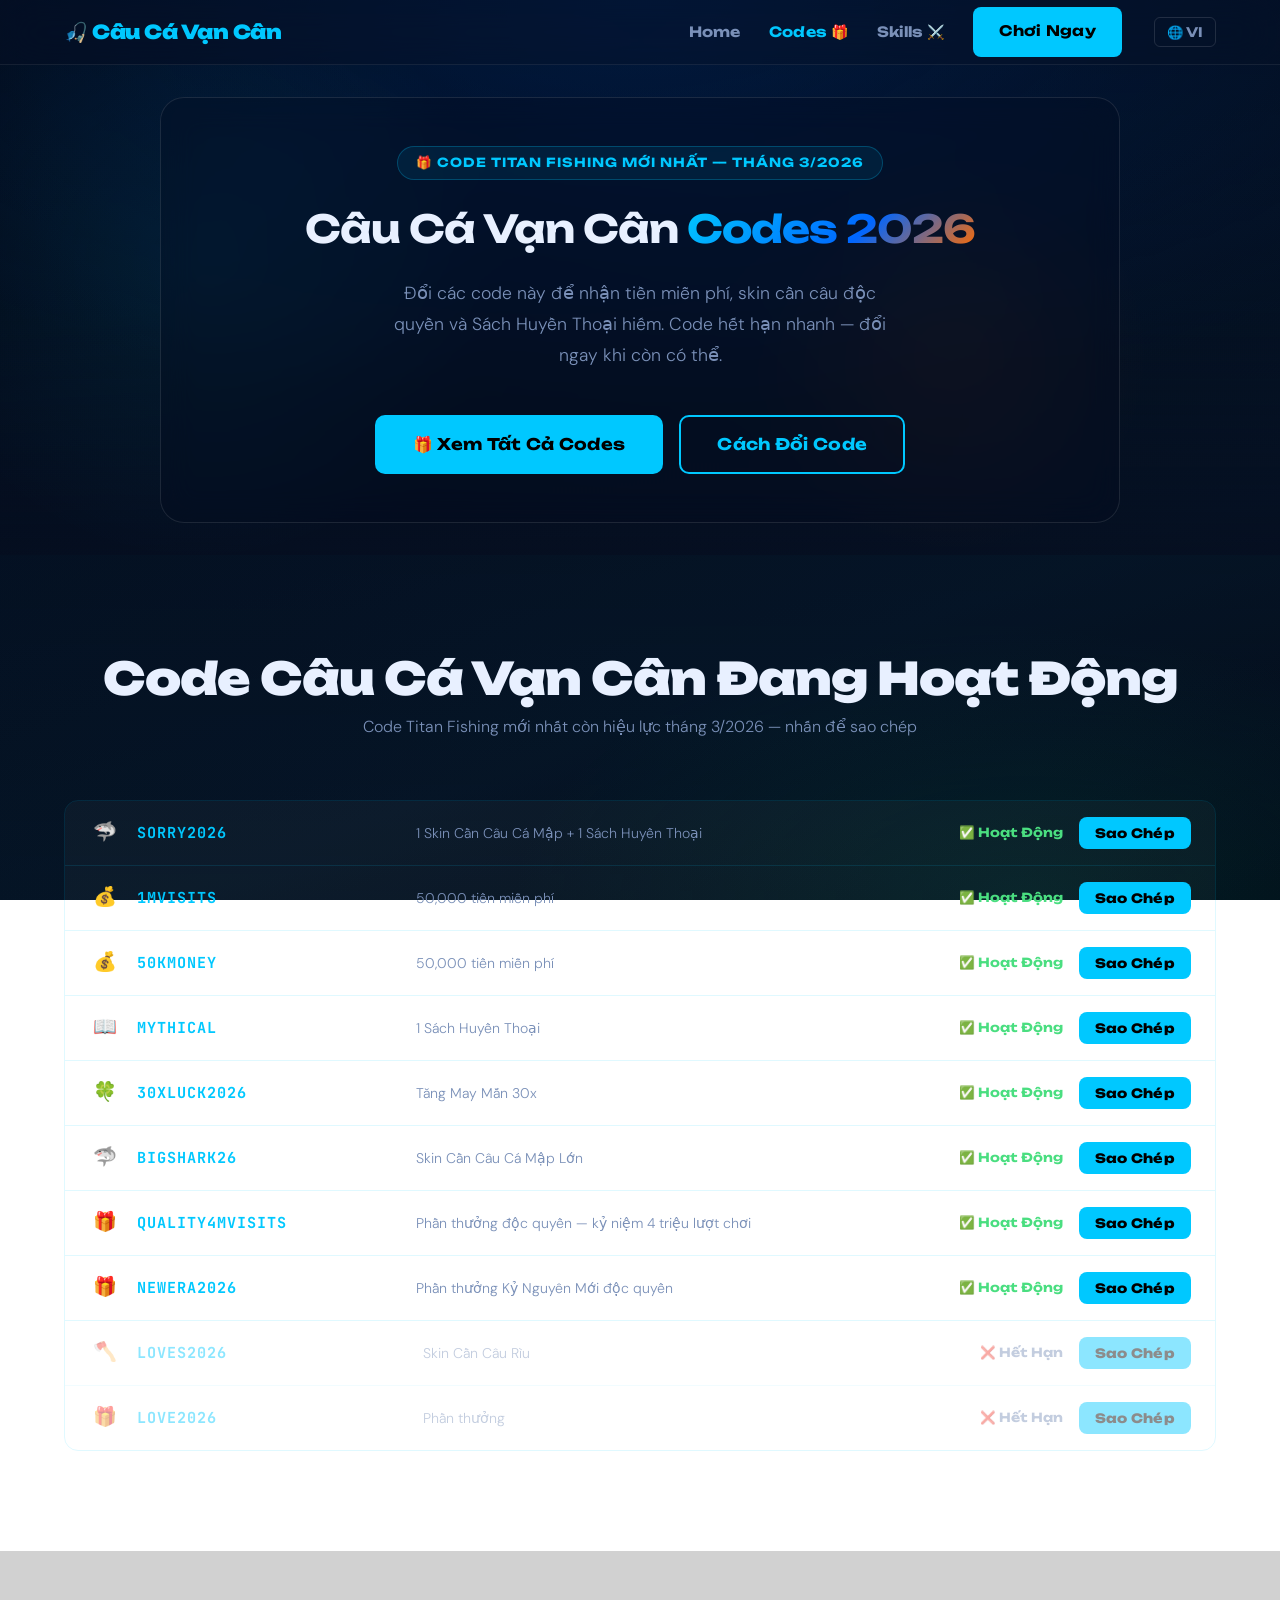
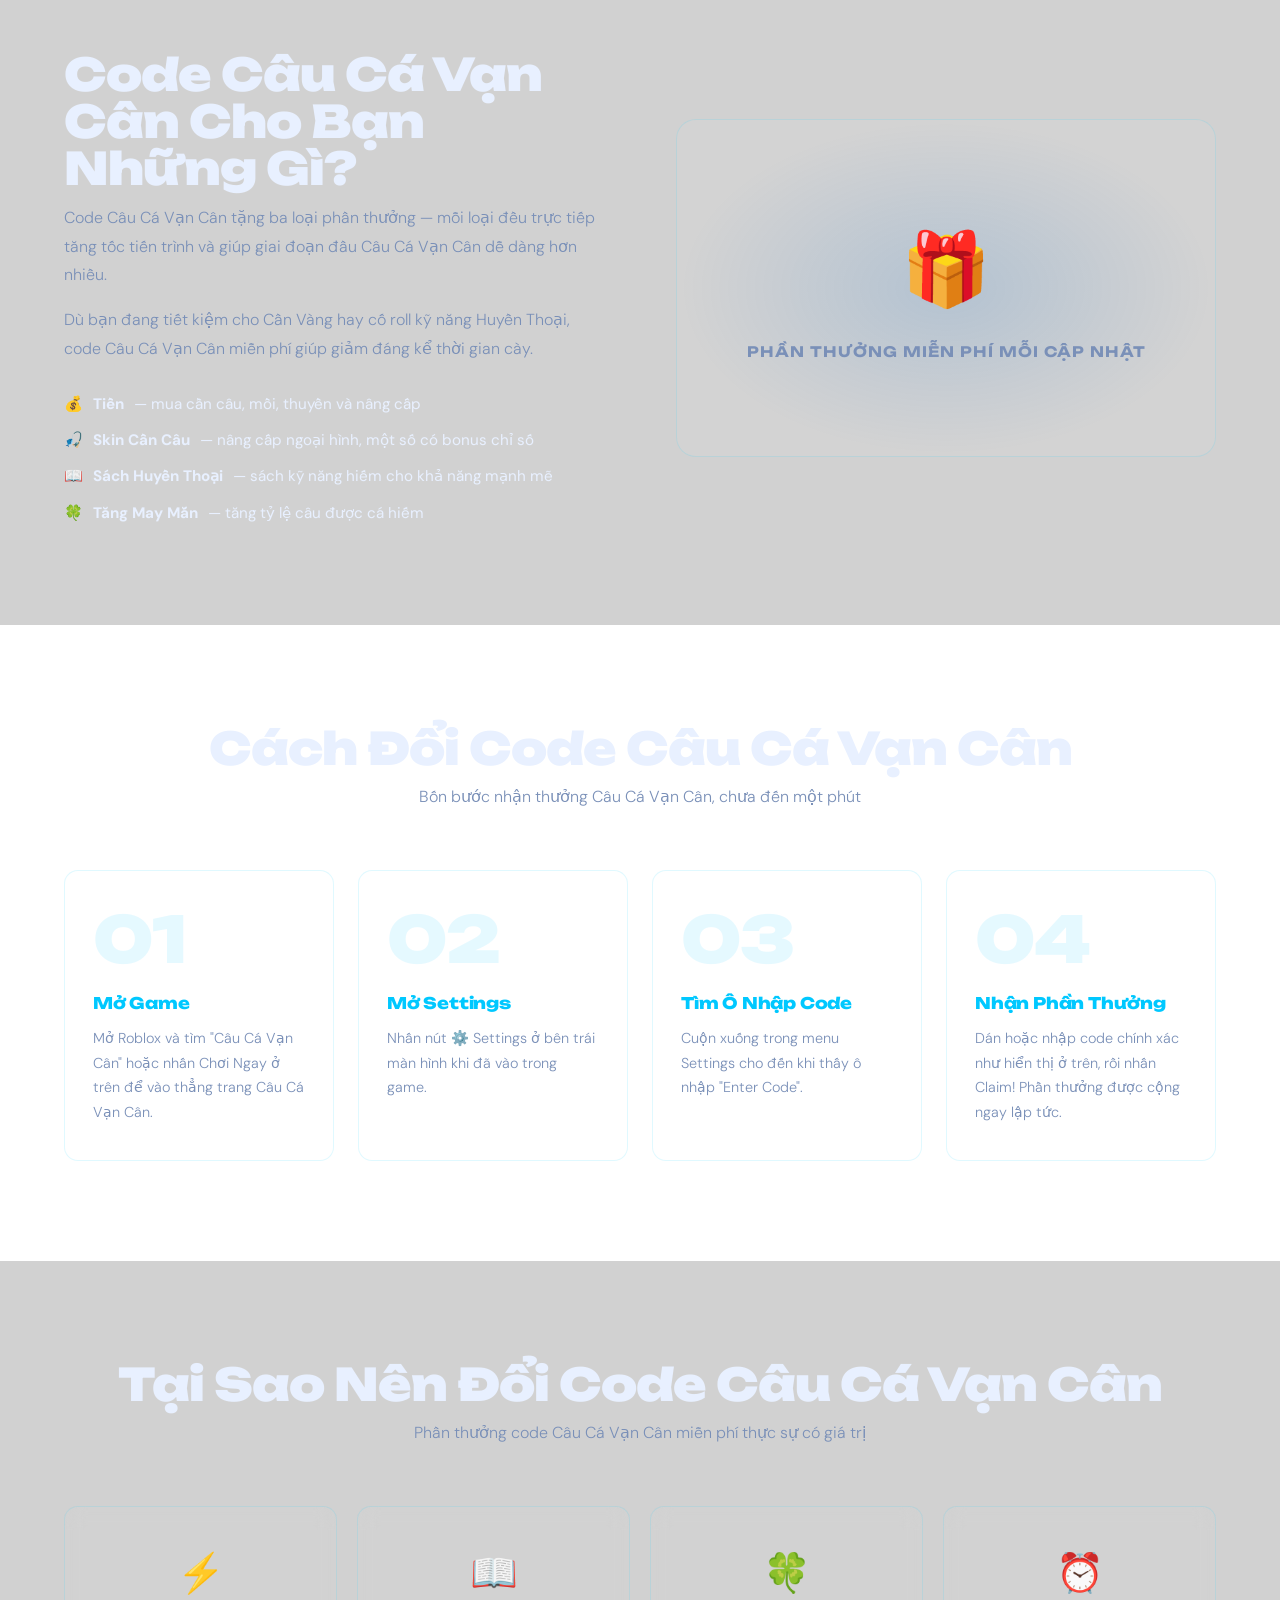
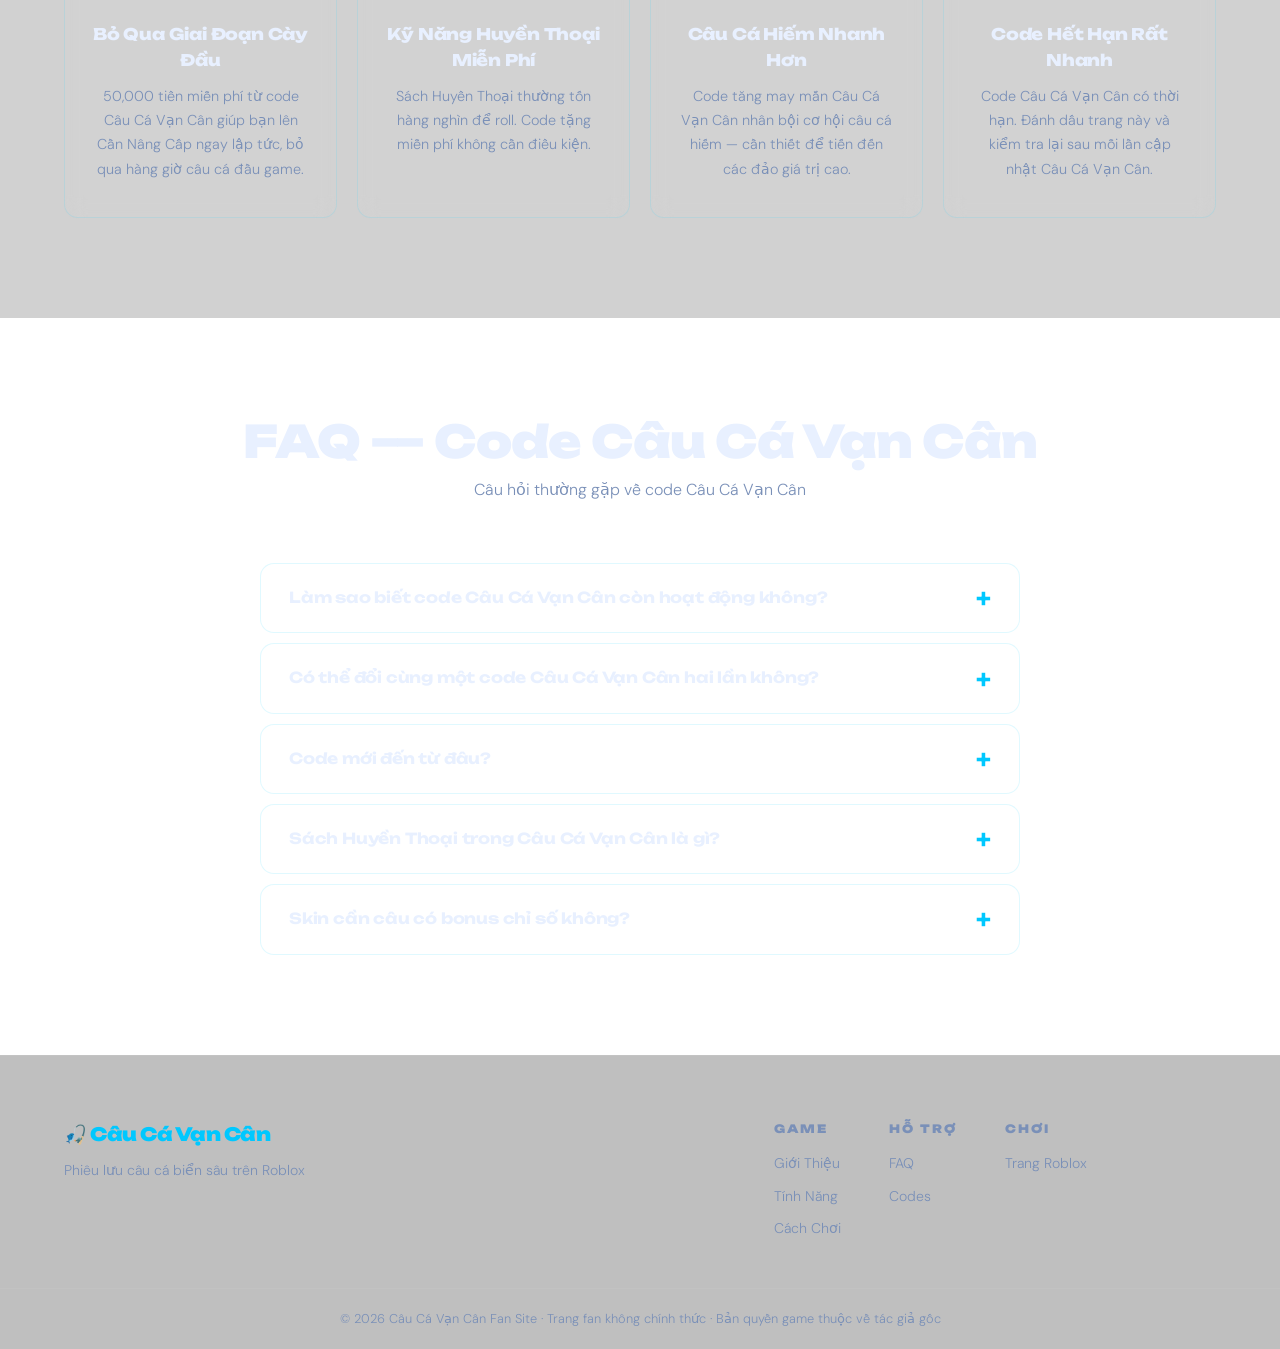
<file: vi/codes/index.html>
<!DOCTYPE html>
<html lang="vi">
<head>
  <meta charset="UTF-8" />
  <meta name="viewport" content="width=device-width, initial-scale=1.0" />
  <title>Code Titan Fishing Mới Nhất 2026 - Câu Cá Vạn Cân Codes</title>
  <link rel="canonical" href="https://titanfishing.org/vi/codes/" />
  <link rel="alternate" hreflang="en" href="https://titanfishing.org/codes/" />
  <link rel="alternate" hreflang="vi" href="https://titanfishing.org/vi/codes/" />
  <meta name="description" content="Code Titan Fishing mới nhất 2026 — tất cả code Câu Cá Vạn Cân còn hoạt động. Đổi code nhận tiền miễn phí, skin cần câu, Sách Huyền Thoại và tăng may mắn. Cập nhật sau mỗi lần game update." />
  <meta name="keywords" content="code titan fishing mới nhất, Câu Cá Vạn Cân code, Titan Fishing code 2026, code Titan Fishing, Titan Fishing Roblox code, Câu Cá Vạn Cân phần thưởng" />
  <link rel="icon" type="image/png" href="../../back.png" />
  <link rel="stylesheet" href="../../style.css" />
  <!-- Google tag (gtag.js) -->
  <script async src="https://www.googletagmanager.com/gtag/js?id=G-WSXQHS7NCX"></script>
  <script>
    window.dataLayer = window.dataLayer || [];
    function gtag(){dataLayer.push(arguments);}
    gtag('js', new Date());
    gtag('config', 'G-WSXQHS7NCX');
  </script>
  <script src="https://analytics.ahrefs.com/analytics.js" data-key="9T/pzlmrypikgdjwU7IYxg" async></script>
</head>
<body>

  <!-- HEADER -->
  <header class="header">
    <div class="container header__inner">
      <a href="/vi/" class="logo">🎣 Câu Cá Vạn Cân</a>
      <nav class="nav">
        <a href="/vi/">Home</a>
        <a href="/vi/codes/" style="color:var(--accent)">Codes 🎁</a>
        <a href="/vi/skills/">Skills ⚔️</a>
        <a href="https://www.roblox.com/games/115893378298440/Titan-Fishing" target="_blank" class="btn btn--primary">Chơi Ngay</a>
        <div class="lang-switcher">
          <span class="lang-switcher__current">🌐 VI</span>
          <div class="lang-switcher__dropdown">
            <a href="/codes/">🇺🇸 English</a>
            <a href="/vi/codes/" class="active">🇻🇳 Tiếng Việt</a>
          </div>
        </div>
      </nav>
    </div>
  </header>

  <!-- HERO -->
  <section class="hero">
    <div class="container hero__inner">
      <div class="hero__content">
        <div class="hero__badge">🎁 Code Titan Fishing Mới Nhất — Tháng 3/2026</div>
        <h1 class="hero__title">Câu Cá Vạn Cân <span class="highlight">Codes 2026</span></h1>
        <p class="hero__desc">
          Đổi các code này để nhận tiền miễn phí, skin cần câu độc quyền và Sách Huyền Thoại hiếm. Code hết hạn nhanh — đổi ngay khi còn có thể.
        </p>
        <div class="hero__actions">
          <a href="#features" class="btn btn--primary btn--lg">🎁 Xem Tất Cả Codes</a>
          <a href="#how-to" class="btn btn--outline btn--lg">Cách Đổi Code</a>
        </div>
      </div>
    </div>
    <div class="hero__bg"></div>
  </section>

  <!-- FEATURES = ALL CODES -->
  <section class="features section" id="features">
    <div class="container">
      <h2 class="section__title">Code Câu Cá Vạn Cân Đang Hoạt Động</h2>
      <p class="section__sub">Code Titan Fishing mới nhất còn hiệu lực tháng 3/2026 — nhấn để sao chép</p>
      <div class="codes-list">
        <div class="codes-list__row">
          <span class="codes-list__icon">🦈</span>
          <span class="codes-list__code" id="c1">SORRY2026</span>
          <span class="codes-list__reward">1 Skin Cần Câu Cá Mập + 1 Sách Huyền Thoại</span>
          <span class="codes-list__status">✅ Hoạt Động</span>
          <button class="copy-btn" onclick="copyCode('c1',this)">Sao Chép</button>
        </div>
        <div class="codes-list__row">
          <span class="codes-list__icon">💰</span>
          <span class="codes-list__code" id="c2">1MVISITS</span>
          <span class="codes-list__reward">50,000 tiền miễn phí</span>
          <span class="codes-list__status">✅ Hoạt Động</span>
          <button class="copy-btn" onclick="copyCode('c2',this)">Sao Chép</button>
        </div>
        <div class="codes-list__row">
          <span class="codes-list__icon">💰</span>
          <span class="codes-list__code" id="c3">50KMONEY</span>
          <span class="codes-list__reward">50,000 tiền miễn phí</span>
          <span class="codes-list__status">✅ Hoạt Động</span>
          <button class="copy-btn" onclick="copyCode('c3',this)">Sao Chép</button>
        </div>
        <div class="codes-list__row">
          <span class="codes-list__icon">📖</span>
          <span class="codes-list__code" id="c4">MYTHICAL</span>
          <span class="codes-list__reward">1 Sách Huyền Thoại</span>
          <span class="codes-list__status">✅ Hoạt Động</span>
          <button class="copy-btn" onclick="copyCode('c4',this)">Sao Chép</button>
        </div>
        <div class="codes-list__row">
          <span class="codes-list__icon">🍀</span>
          <span class="codes-list__code" id="c5">30XLUCK2026</span>
          <span class="codes-list__reward">Tăng May Mắn 30x</span>
          <span class="codes-list__status">✅ Hoạt Động</span>
          <button class="copy-btn" onclick="copyCode('c5',this)">Sao Chép</button>
        </div>
        <div class="codes-list__row">
          <span class="codes-list__icon">🦈</span>
          <span class="codes-list__code" id="c6">BIGSHARK26</span>
          <span class="codes-list__reward">Skin Cần Câu Cá Mập Lớn</span>
          <span class="codes-list__status">✅ Hoạt Động</span>
          <button class="copy-btn" onclick="copyCode('c6',this)">Sao Chép</button>
        </div>
        <div class="codes-list__row">
          <span class="codes-list__icon">🎁</span>
          <span class="codes-list__code" id="c7">QUALITY4MVISITS</span>
          <span class="codes-list__reward">Phần thưởng độc quyền — kỷ niệm 4 triệu lượt chơi</span>
          <span class="codes-list__status">✅ Hoạt Động</span>
          <button class="copy-btn" onclick="copyCode('c7',this)">Sao Chép</button>
        </div>
        <div class="codes-list__row">
          <span class="codes-list__icon">🎁</span>
          <span class="codes-list__code" id="c8">NEWERA2026</span>
          <span class="codes-list__reward">Phần thưởng Kỷ Nguyên Mới độc quyền</span>
          <span class="codes-list__status">✅ Hoạt Động</span>
          <button class="copy-btn" onclick="copyCode('c8',this)">Sao Chép</button>
        </div>
        <!-- hết hạn -->
        <div class="codes-list__row codes-list__row--expired">
          <span class="codes-list__icon">🪓</span>
          <span class="codes-list__code">LOVES2026</span>
          <span class="codes-list__reward">Skin Cần Câu Rìu</span>
          <span class="codes-list__status codes-list__status--expired">❌ Hết Hạn</span>
          <button class="copy-btn" disabled>Sao Chép</button>
        </div>
        <div class="codes-list__row codes-list__row--expired">
          <span class="codes-list__icon">🎁</span>
          <span class="codes-list__code">LOVE2026</span>
          <span class="codes-list__reward">Phần thưởng</span>
          <span class="codes-list__status codes-list__status--expired">❌ Hết Hạn</span>
          <button class="copy-btn" disabled>Sao Chép</button>
        </div>
      </div>
    </div>
  </section>

  <!-- WHAT IS -->
  <section class="what-is section section--dark" id="what-is">
    <div class="container what-is__inner">
      <div class="what-is__text">
        <h2 class="section__title">Code Câu Cá Vạn Cân Cho Bạn Những Gì?</h2>
        <p>Code Câu Cá Vạn Cân tặng ba loại phần thưởng — mỗi loại đều trực tiếp tăng tốc tiến trình và giúp giai đoạn đầu Câu Cá Vạn Cân dễ dàng hơn nhiều.</p>
        <p>Dù bạn đang tiết kiệm cho Cần Vàng hay cố roll kỹ năng Huyền Thoại, code Câu Cá Vạn Cân miễn phí giúp giảm đáng kể thời gian cày.</p>
        <ul class="what-is__list">
          <li>💰 <strong>Tiền</strong> — mua cần câu, mồi, thuyền và nâng cấp</li>
          <li>🎣 <strong>Skin Cần Câu</strong> — nâng cấp ngoại hình, một số có bonus chỉ số</li>
          <li>📖 <strong>Sách Huyền Thoại</strong> — sách kỹ năng hiếm cho khả năng mạnh mẽ</li>
          <li>🍀 <strong>Tăng May Mắn</strong> — tăng tỷ lệ câu được cá hiếm</li>
        </ul>
      </div>
      <div class="what-is__visual">
        <div class="game-preview">
          <div class="game-preview__screen">
            <span>🎁</span>
            <p>Phần Thưởng Miễn Phí Mỗi Cập Nhật</p>
          </div>
        </div>
      </div>
    </div>
  </section>

  <!-- HOW TO -->
  <section class="how-to section" id="how-to">
    <div class="container">
      <h2 class="section__title">Cách Đổi Code Câu Cá Vạn Cân</h2>
      <p class="section__sub">Bốn bước nhận thưởng Câu Cá Vạn Cân, chưa đến một phút</p>
      <div class="steps">
        <div class="step">
          <div class="step__num">01</div>
          <h3>Mở Game</h3>
          <p>Mở Roblox và tìm "Câu Cá Vạn Cân" hoặc nhấn Chơi Ngay ở trên để vào thẳng trang Câu Cá Vạn Cân.</p>
        </div>
        <div class="step">
          <div class="step__num">02</div>
          <h3>Mở Settings</h3>
          <p>Nhấn nút ⚙️ Settings ở bên trái màn hình khi đã vào trong game.</p>
        </div>
        <div class="step">
          <div class="step__num">03</div>
          <h3>Tìm Ô Nhập Code</h3>
          <p>Cuộn xuống trong menu Settings cho đến khi thấy ô nhập "Enter Code".</p>
        </div>
        <div class="step">
          <div class="step__num">04</div>
          <h3>Nhận Phần Thưởng</h3>
          <p>Dán hoặc nhập code chính xác như hiển thị ở trên, rồi nhấn Claim! Phần thưởng được cộng ngay lập tức.</p>
        </div>
      </div>
    </div>
  </section>

  <!-- WHY -->
  <section class="why section section--dark" id="why">
    <div class="container">
      <h2 class="section__title">Tại Sao Nên Đổi Code Câu Cá Vạn Cân</h2>
      <p class="section__sub">Phần thưởng code Câu Cá Vạn Cân miễn phí thực sự có giá trị</p>
      <div class="why__grid">
        <div class="why-item">
          <div class="why-item__icon">⚡</div>
          <h3>Bỏ Qua Giai Đoạn Cày Đầu</h3>
          <p>50,000 tiền miễn phí từ code Câu Cá Vạn Cân giúp bạn lên Cần Nâng Cấp ngay lập tức, bỏ qua hàng giờ câu cá đầu game.</p>
        </div>
        <div class="why-item">
          <div class="why-item__icon">📖</div>
          <h3>Kỹ Năng Huyền Thoại Miễn Phí</h3>
          <p>Sách Huyền Thoại thường tốn hàng nghìn để roll. Code tặng miễn phí không cần điều kiện.</p>
        </div>
        <div class="why-item">
          <div class="why-item__icon">🍀</div>
          <h3>Câu Cá Hiếm Nhanh Hơn</h3>
          <p>Code tăng may mắn Câu Cá Vạn Cân nhân bội cơ hội câu cá hiếm — cần thiết để tiến đến các đảo giá trị cao.</p>
        </div>
        <div class="why-item">
          <div class="why-item__icon">⏰</div>
          <h3>Code Hết Hạn Rất Nhanh</h3>
          <p>Code Câu Cá Vạn Cân có thời hạn. Đánh dấu trang này và kiểm tra lại sau mỗi lần cập nhật Câu Cá Vạn Cân.</p>
        </div>
      </div>
    </div>
  </section>

  <!-- FAQ -->
  <section class="faq section" id="faq">
    <div class="container">
      <h2 class="section__title">FAQ — Code Câu Cá Vạn Cân</h2>
      <p class="section__sub">Câu hỏi thường gặp về code Câu Cá Vạn Cân</p>
      <div class="faq__list">
        <details class="faq__item">
          <summary>Làm sao biết code Câu Cá Vạn Cân còn hoạt động không?</summary>
          <p>Chúng tôi cập nhật trang này sau mỗi lần Câu Cá Vạn Cân update. Tất cả code trong phần Active đều đã được xác minh. Nếu code lỗi, có thể đã hết hạn.</p>
        </details>
        <details class="faq__item">
          <summary>Có thể đổi cùng một code Câu Cá Vạn Cân hai lần không?</summary>
          <p>Không, mỗi code Câu Cá Vạn Cân chỉ đổi được một lần trên mỗi tài khoản. Hãy đổi tất cả code active trên tài khoản chính của bạn.</p>
        </details>
        <details class="faq__item">
          <summary>Code mới đến từ đâu?</summary>
          <p>Code mới được phát hành trên Discord của nhà phát triển, trang Facebook Tùng Nguyễn và kênh YouTube TGaming.</p>
        </details>
        <details class="faq__item">
          <summary>Sách Huyền Thoại trong Câu Cá Vạn Cân là gì?</summary>
          <p>Sách Huyền Thoại là cấp kỹ năng hiếm nhất trong Câu Cá Vạn Cân. Roll một cuốn thường tốn 20,000+ tiền — code tặng miễn phí.</p>
        </details>
        <details class="faq__item">
          <summary>Skin cần câu có bonus chỉ số không?</summary>
          <p>Một số skin cần câu có bonus chỉ số ngoài việc là cosmetic. Shark Rod Skin từ SORRY2026 là một trong những skin đáng đổi nhất.</p>
        </details>
      </div>
    </div>
  </section>

  <!-- FOOTER -->
  <footer class="footer">
    <div class="container footer__inner">
      <div class="footer__brand">
        <a href="/vi/" class="logo">🎣 Câu Cá Vạn Cân</a>
        <p>Phiêu lưu câu cá biển sâu trên Roblox</p>
      </div>
      <div class="footer__links">
        <div class="footer__col">
          <h4>Game</h4>
          <a href="/vi/#what-is">Giới Thiệu</a>
          <a href="/vi/#features">Tính Năng</a>
          <a href="/vi/#how-to">Cách Chơi</a>
        </div>
        <div class="footer__col">
          <h4>Hỗ Trợ</h4>
          <a href="/vi/#faq">FAQ</a>
          <a href="/vi/codes/">Codes</a>
        </div>
        <div class="footer__col">
          <h4>Chơi</h4>
          <a href="https://www.roblox.com/games/115893378298440/Titan-Fishing" target="_blank">Trang Roblox</a>
        </div>
      </div>
    </div>
    <div class="footer__bottom">
      <p>© 2026 Câu Cá Vạn Cân Fan Site · Trang fan không chính thức · Bản quyền game thuộc về tác giả gốc</p>
    </div>
  </footer>

  <script>
    // lang switcher toggle
    document.querySelectorAll('.lang-switcher').forEach(sw => {
      sw.querySelector('.lang-switcher__current').addEventListener('click', e => {
        e.stopPropagation();
        sw.classList.toggle('open');
      });
    });
    document.addEventListener('click', () => {
      document.querySelectorAll('.lang-switcher.open').forEach(sw => sw.classList.remove('open'));
    });

    function copyCode(id, btn) {
      const text = document.getElementById(id).textContent;
      navigator.clipboard.writeText(text).then(() => {
        btn.textContent = 'Đã Sao Chép!';
        btn.classList.add('copied');
        setTimeout(() => { btn.textContent = 'Sao Chép'; btn.classList.remove('copied'); }, 2000);
      });
    }
    const observer = new IntersectionObserver(els => {
      els.forEach((el, i) => {
        if (el.isIntersecting) {
          el.target.style.transitionDelay = (i * 0.08) + 's';
          el.target.classList.add('visible');
          observer.unobserve(el.target);
        }
      });
    }, { threshold: 0.12 });
    document.querySelectorAll('.feature-card, .step, .why-item, .faq__item, .what-is__inner')
      .forEach(el => { el.classList.add('reveal'); observer.observe(el); });
  </script>
  <script async="async" data-cfasync="false" src="https://pl28926565.effectivegatecpm.com/f6c6b598938e1a4afbf9780160437fe2/invoke.js"></script>
  <div id="container-f6c6b598938e1a4afbf9780160437fe2"></div>
</body>
</html>
</file>
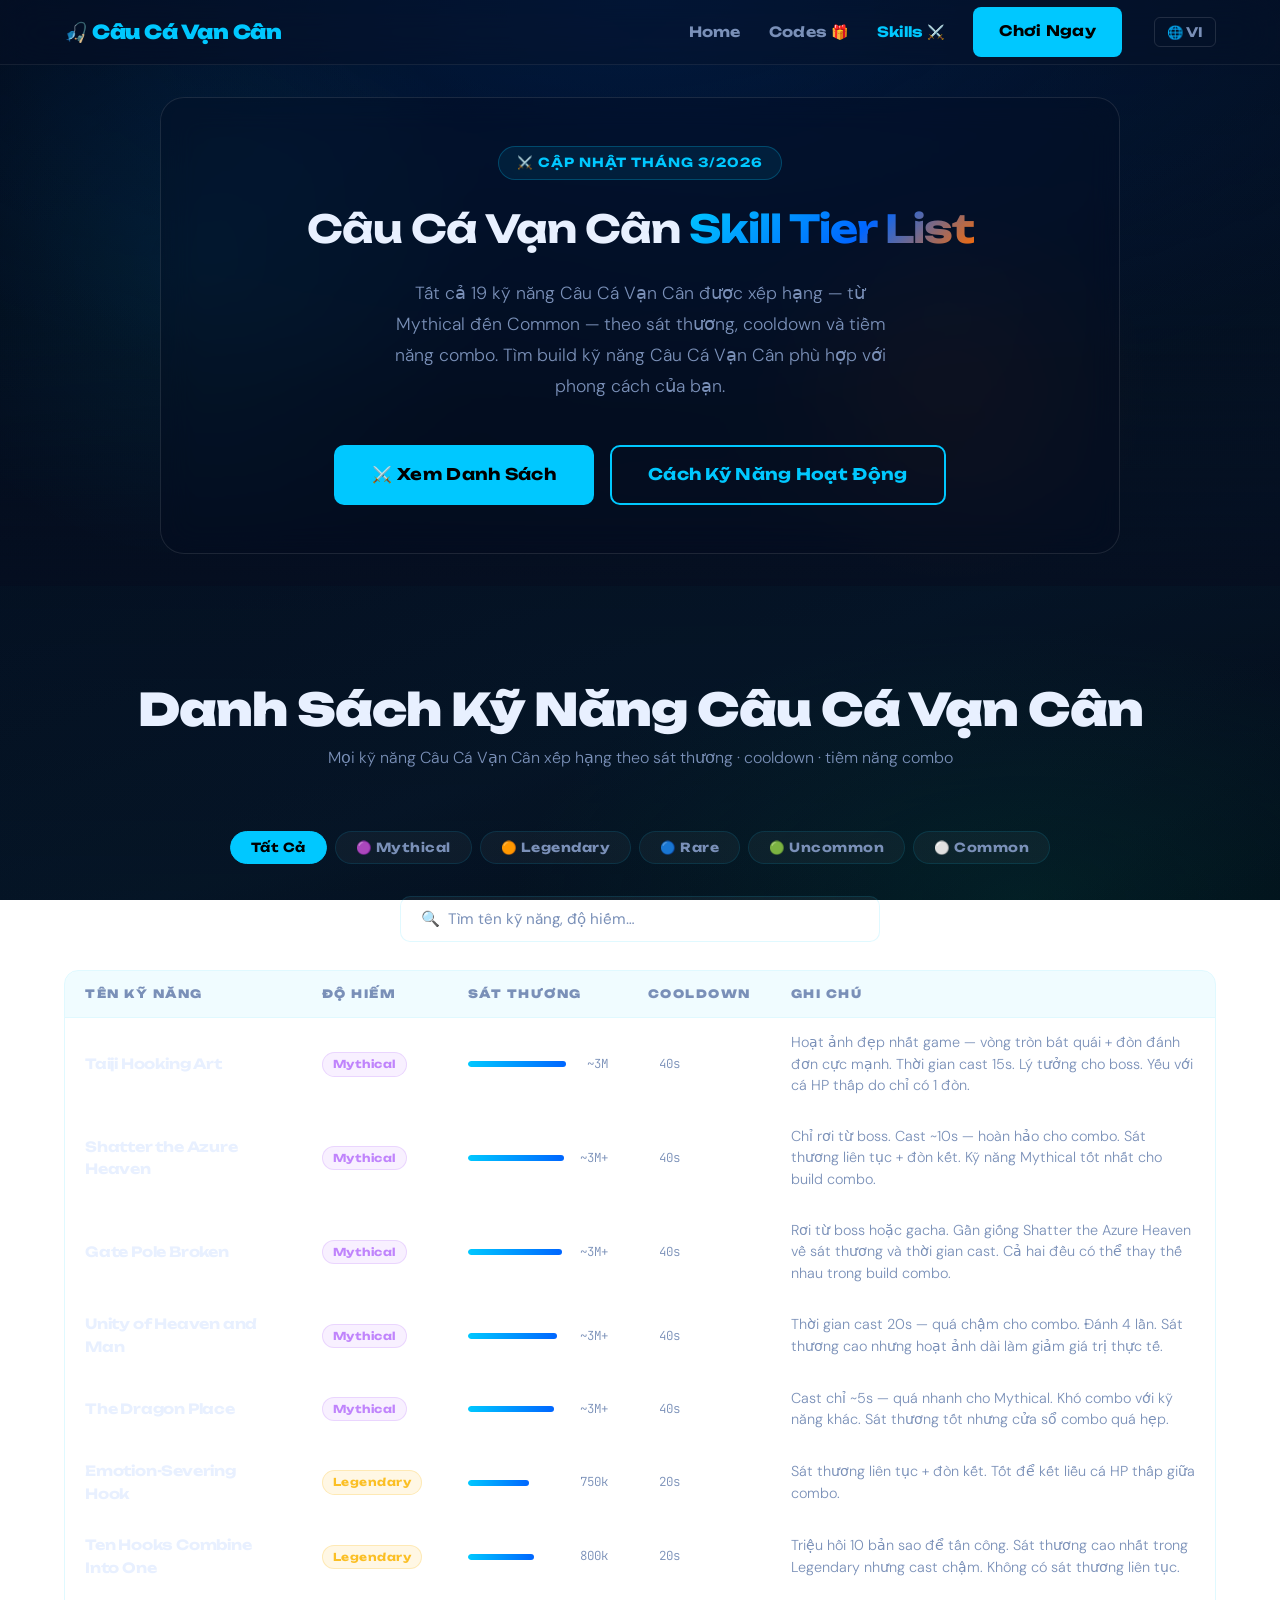
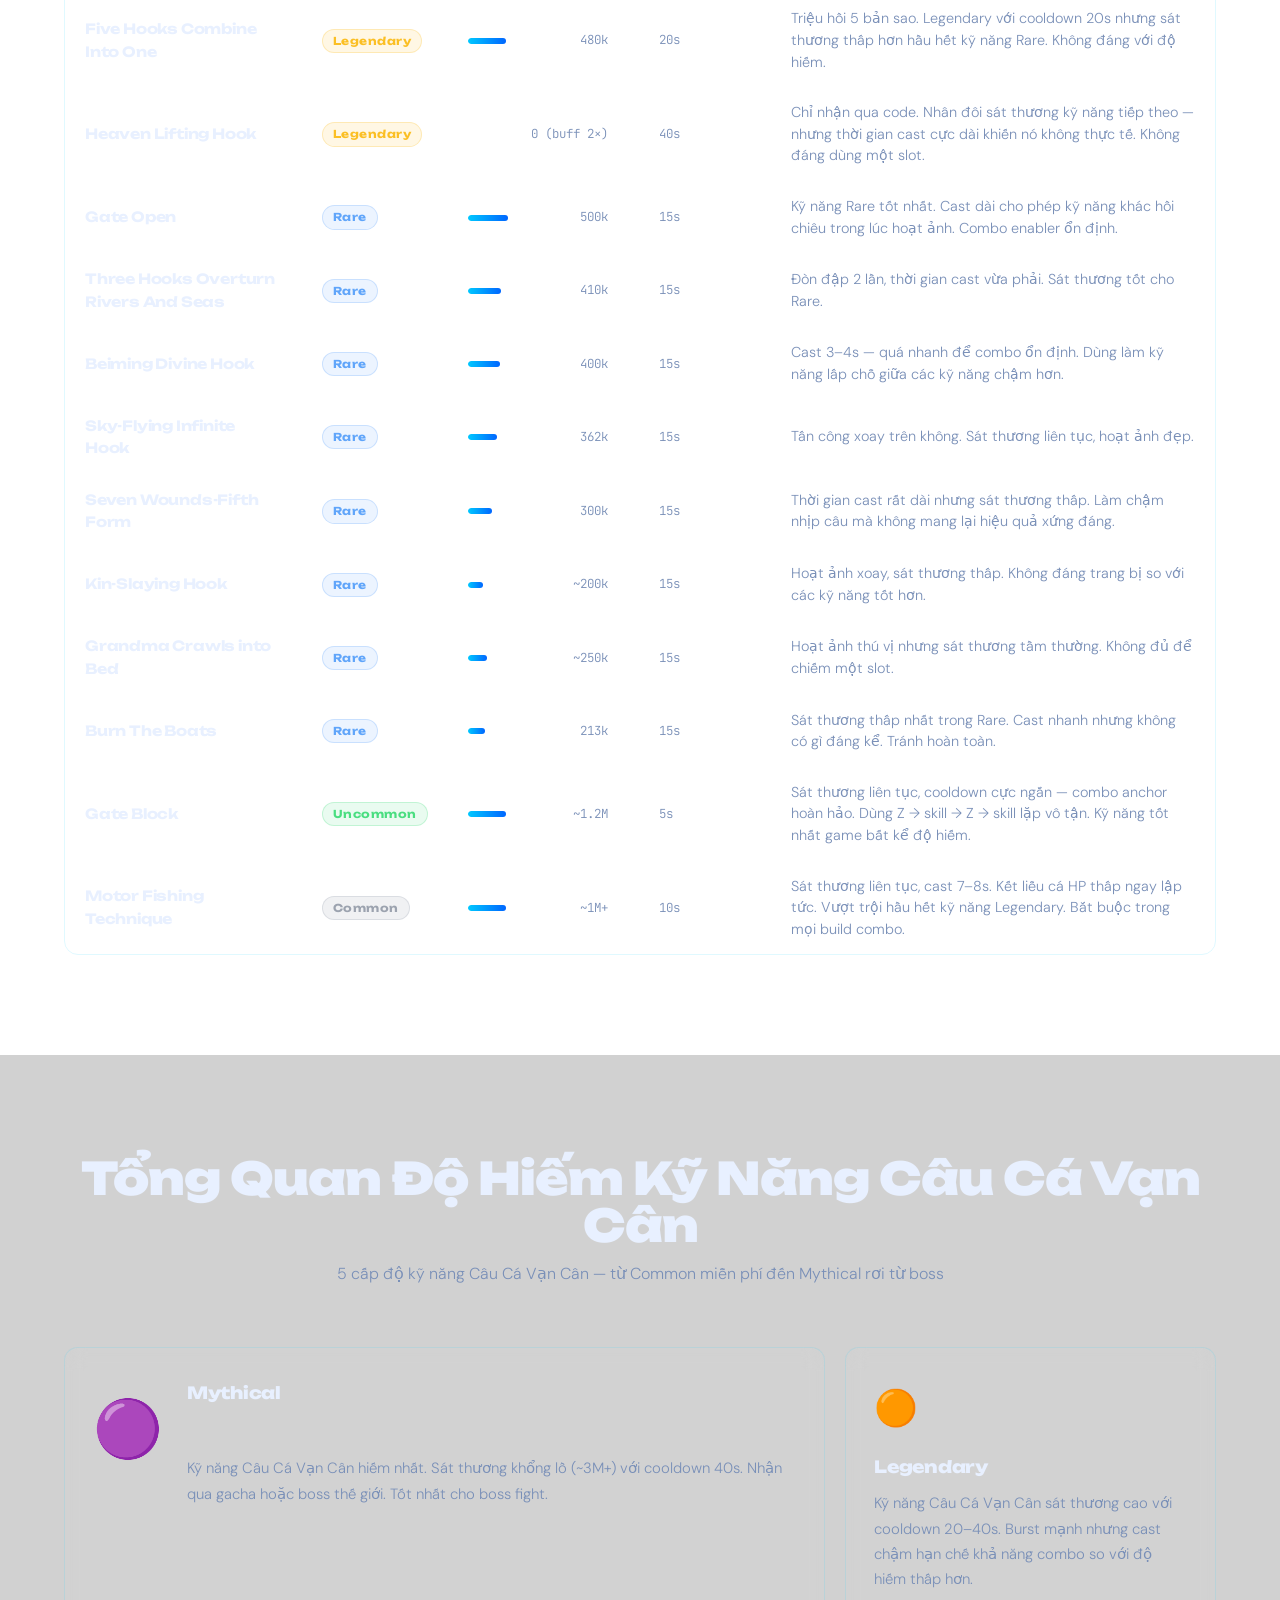
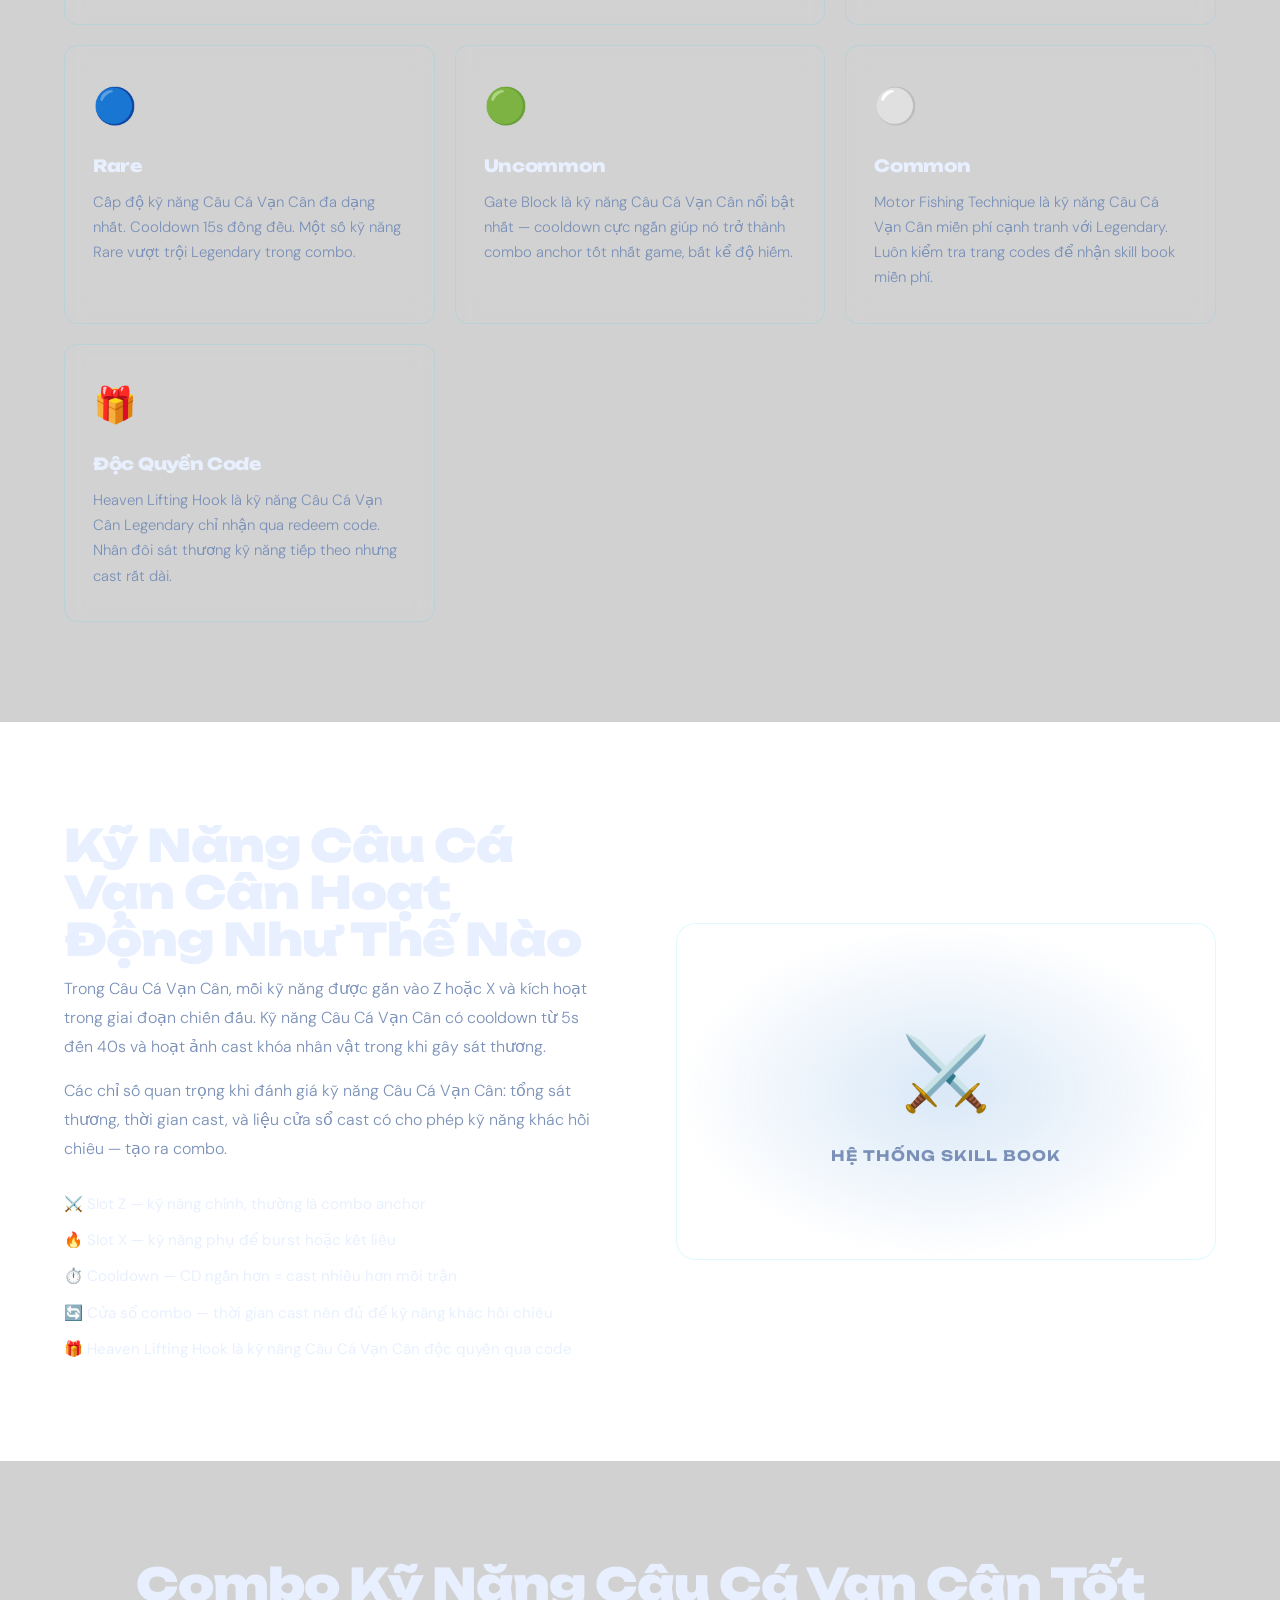
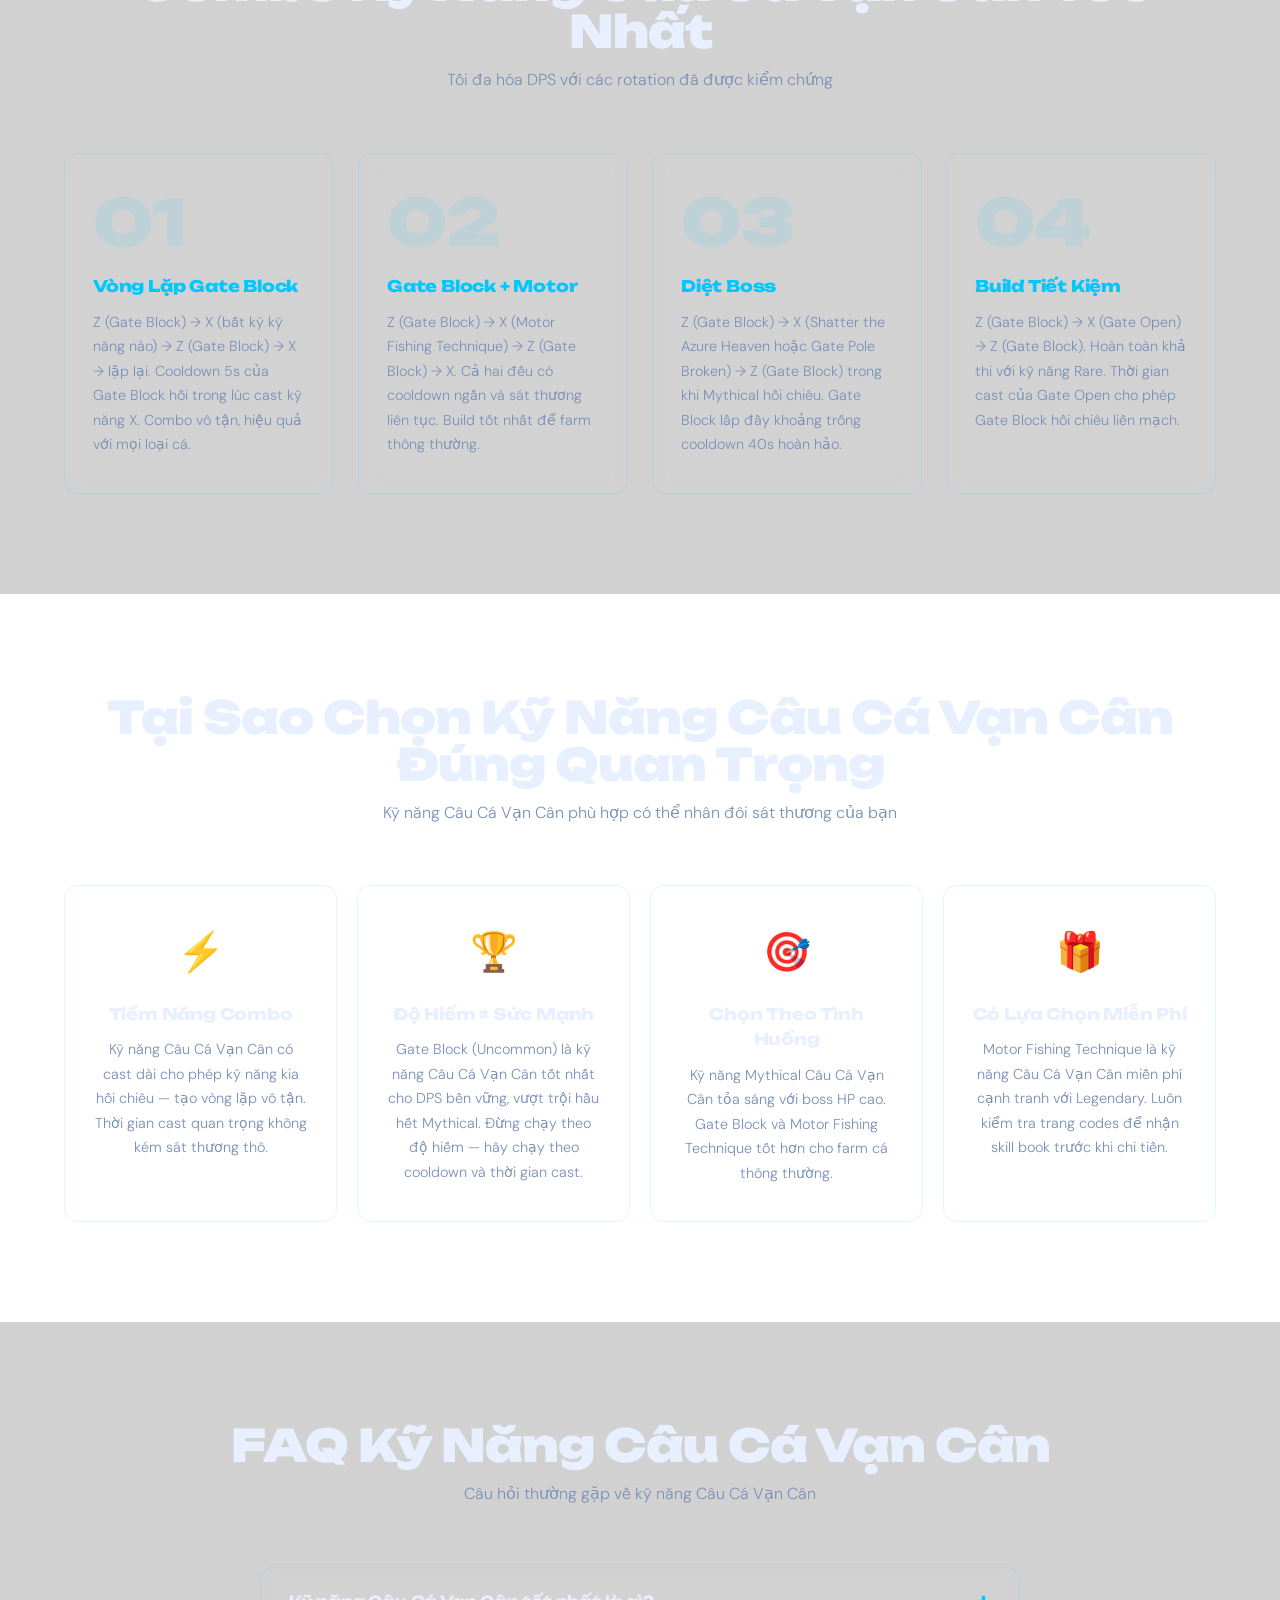
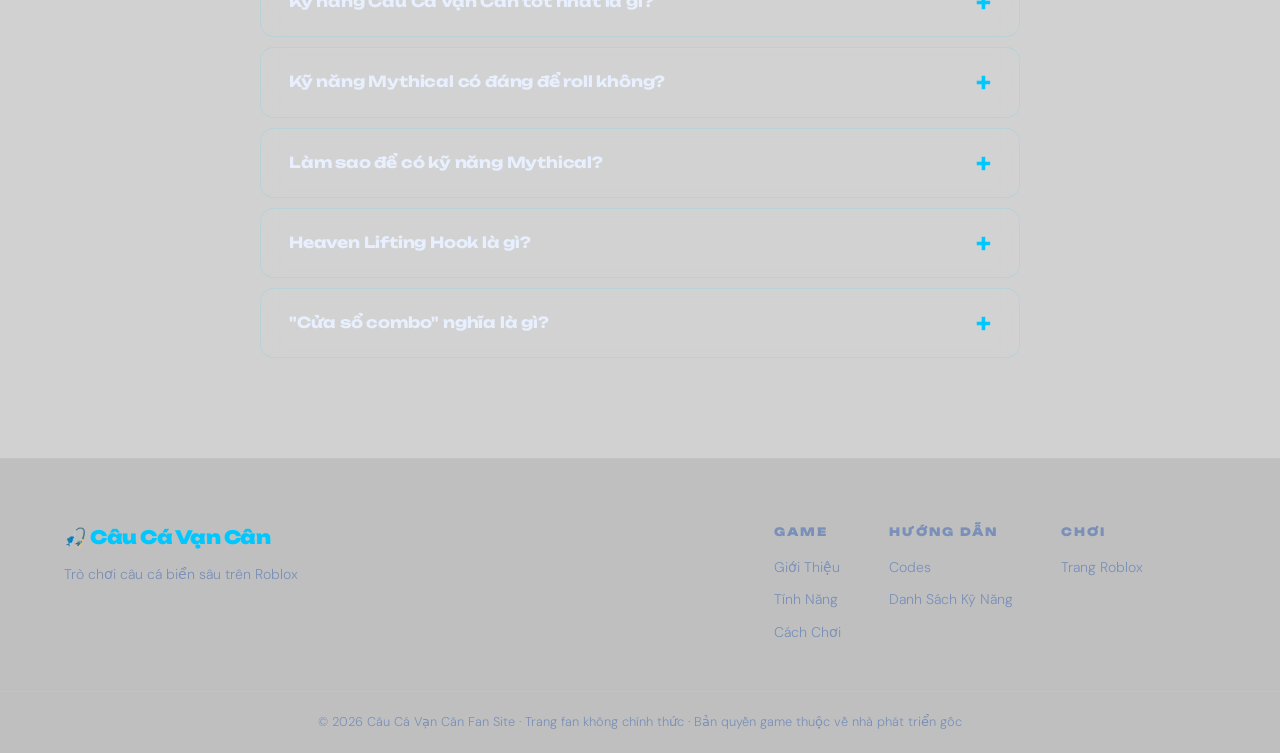
<file: vi/skills/index.html>
<!DOCTYPE html>
<html lang="vi">
<head>
  <meta charset="UTF-8" />
  <meta name="viewport" content="width=device-width, initial-scale=1.0" />
  <title>Câu Cá Vạn Cân Skill Tier List (2026) — Xếp Hạng Kỹ Năng Tốt Nhất</title>
  <link rel="canonical" href="https://titanfishing.org/vi/skills/" />
  <link rel="alternate" hreflang="en" href="https://titanfishing.org/skills/" />
  <link rel="alternate" hreflang="vi" href="https://titanfishing.org/vi/skills/" />
  <meta name="description" content="Danh sách xếp hạng kỹ năng Câu Cá Vạn Cân 2026. Tất cả 19 kỹ năng từ Mythical đến Common — xếp hạng theo sát thương, cooldown và combo." />
  <meta name="keywords" content="Câu Cá Vạn Cân skill, Câu Cá Vạn Cân tier list, kỹ năng Câu Cá Vạn Cân, Titan Fishing skill, Titan Fishing kỹ năng tốt nhất 2026" />
  <link rel="icon" type="image/png" href="/back.png" />
  <link rel="stylesheet" href="/style.css" />
  <script async src="https://www.googletagmanager.com/gtag/js?id=G-WSXQHS7NCX"></script>
  <script>
    window.dataLayer = window.dataLayer || [];
    function gtag(){dataLayer.push(arguments);}
    gtag('js', new Date());
    gtag('config', 'G-WSXQHS7NCX');
  </script>
  <script src="https://analytics.ahrefs.com/analytics.js" data-key="9T/pzlmrypikgdjwU7IYxg" async></script>
</head>
<body>

  <!-- HEADER -->
  <header class="header">
    <div class="container header__inner">
      <a href="/vi/" class="logo">🎣 Câu Cá Vạn Cân</a>
      <nav class="nav">
        <a href="/vi/">Home</a>
        <a href="/vi/codes/">Codes 🎁</a>
        <a href="/vi/skills/" style="color:var(--accent)">Skills ⚔️</a>
        <a href="https://www.roblox.com/games/115893378298440/Titan-Fishing" target="_blank" class="btn btn--primary">Chơi Ngay</a>
        <div class="lang-switcher">
          <span class="lang-switcher__current">🌐 VI</span>
          <div class="lang-switcher__dropdown">
            <a href="/skills/">🇺🇸 English</a>
            <a href="/vi/skills/" class="active">🇻🇳 Tiếng Việt</a>
          </div>
        </div>
      </nav>
    </div>
  </header>

  <!-- HERO -->
  <section class="hero">
    <div class="container hero__inner">
      <div class="hero__content">
        <div class="hero__badge">⚔️ Cập nhật tháng 3/2026</div>
        <h1 class="hero__title">Câu Cá Vạn Cân <span class="highlight">Skill Tier List</span></h1>
        <p class="hero__desc">Tất cả 19 kỹ năng Câu Cá Vạn Cân được xếp hạng — từ Mythical đến Common — theo sát thương, cooldown và tiềm năng combo. Tìm build kỹ năng Câu Cá Vạn Cân phù hợp với phong cách của bạn.</p>
        <div class="hero__actions">
          <a href="#skill-list" class="btn btn--primary btn--lg">⚔️ Xem Danh Sách</a>
          <a href="#how-skills-work" class="btn btn--outline btn--lg">Cách Kỹ Năng Hoạt Động</a>
        </div>
      </div>
    </div>
    <div class="hero__bg"></div>
  </section>

  <!-- SKILL LIST -->
  <section class="features section" id="skill-list">
    <div class="container">
      <h2 class="section__title">Danh Sách Kỹ Năng Câu Cá Vạn Cân</h2>
      <p class="section__sub">Mọi kỹ năng Câu Cá Vạn Cân xếp hạng theo sát thương · cooldown · tiềm năng combo</p>

      <!-- Rarity filter tabs -->
      <div class="tier-tabs">
        <button class="tier-tab active" data-rarity="ALL">Tất Cả</button>
        <button class="tier-tab" data-rarity="mythical">🟣 Mythical</button>
        <button class="tier-tab" data-rarity="legendary">🟠 Legendary</button>
        <button class="tier-tab" data-rarity="rare">🔵 Rare</button>
        <button class="tier-tab" data-rarity="uncommon">🟢 Uncommon</button>
        <button class="tier-tab" data-rarity="common">⚪ Common</button>
      </div>

      <!-- Search -->
      <div class="skills-search">
        <input class="skills-search__input" type="text" id="skillSearch" placeholder="🔍  Tìm tên kỹ năng, độ hiếm…" autocomplete="off" />
      </div>

      <!-- Table -->
      <div class="skills-table-wrap">
        <table class="skills-table" id="skillsTable">
          <thead>
            <tr>
              <th>Tên Kỹ Năng</th>
              <th>Độ Hiếm</th>
              <th>Sát Thương</th>
              <th>Cooldown</th>
              <th>Ghi Chú</th>
            </tr>
          </thead>
          <tbody>

            <!-- MYTHICAL -->
            <tr data-rarity="mythical" data-name="taiji hooking art">
              <td><span class="skill-name">Taiji Hooking Art</span></td>
              <td><span class="rarity-badge rarity-badge--mythical">Mythical</span></td>
              <td><div class="dmg-bar-wrap"><div class="dmg-bar"><div class="dmg-bar__fill" style="width:90%"></div></div><span class="dmg-bar__val">~3M</span></div></td>
              <td><span class="cd-pill">40s</span></td>
              <td>Hoạt ảnh đẹp nhất game — vòng tròn bát quái + đòn đánh đơn cực mạnh. Thời gian cast 15s. Lý tưởng cho boss. Yếu với cá HP thấp do chỉ có 1 đòn.</td>
            </tr>
            <tr data-rarity="mythical" data-name="shatter the azure heaven">
              <td><span class="skill-name">Shatter the Azure Heaven</span></td>
              <td><span class="rarity-badge rarity-badge--mythical">Mythical</span></td>
              <td><div class="dmg-bar-wrap"><div class="dmg-bar"><div class="dmg-bar__fill" style="width:95%"></div></div><span class="dmg-bar__val">~3M+</span></div></td>
              <td><span class="cd-pill">40s</span></td>
              <td>Chỉ rơi từ boss. Cast ~10s — hoàn hảo cho combo. Sát thương liên tục + đòn kết. Kỹ năng Mythical tốt nhất cho build combo.</td>
            </tr>
            <tr data-rarity="mythical" data-name="gate pole broken">
              <td><span class="skill-name">Gate Pole Broken</span></td>
              <td><span class="rarity-badge rarity-badge--mythical">Mythical</span></td>
              <td><div class="dmg-bar-wrap"><div class="dmg-bar"><div class="dmg-bar__fill" style="width:93%"></div></div><span class="dmg-bar__val">~3M+</span></div></td>
              <td><span class="cd-pill">40s</span></td>
              <td>Rơi từ boss hoặc gacha. Gần giống Shatter the Azure Heaven về sát thương và thời gian cast. Cả hai đều có thể thay thế nhau trong build combo.</td>
            </tr>
            <tr data-rarity="mythical" data-name="unity of heaven and man">
              <td><span class="skill-name">Unity of Heaven and Man</span></td>
              <td><span class="rarity-badge rarity-badge--mythical">Mythical</span></td>
              <td><div class="dmg-bar-wrap"><div class="dmg-bar"><div class="dmg-bar__fill" style="width:88%"></div></div><span class="dmg-bar__val">~3M+</span></div></td>
              <td><span class="cd-pill">40s</span></td>
              <td>Thời gian cast 20s — quá chậm cho combo. Đánh 4 lần. Sát thương cao nhưng hoạt ảnh dài làm giảm giá trị thực tế.</td>
            </tr>
            <tr data-rarity="mythical" data-name="the dragon place">
              <td><span class="skill-name">The Dragon Place</span></td>
              <td><span class="rarity-badge rarity-badge--mythical">Mythical</span></td>
              <td><div class="dmg-bar-wrap"><div class="dmg-bar"><div class="dmg-bar__fill" style="width:85%"></div></div><span class="dmg-bar__val">~3M+</span></div></td>
              <td><span class="cd-pill">40s</span></td>
              <td>Cast chỉ ~5s — quá nhanh cho Mythical. Khó combo với kỹ năng khác. Sát thương tốt nhưng cửa sổ combo quá hẹp.</td>
            </tr>

            <!-- LEGENDARY -->
            <tr data-rarity="legendary" data-name="emotion-severing hook">
              <td><span class="skill-name">Emotion-Severing Hook</span></td>
              <td><span class="rarity-badge rarity-badge--legendary">Legendary</span></td>
              <td><div class="dmg-bar-wrap"><div class="dmg-bar"><div class="dmg-bar__fill" style="width:60%"></div></div><span class="dmg-bar__val">750k</span></div></td>
              <td><span class="cd-pill">20s</span></td>
              <td>Sát thương liên tục + đòn kết. Tốt để kết liễu cá HP thấp giữa combo.</td>
            </tr>
            <tr data-rarity="legendary" data-name="ten hooks combine into one">
              <td><span class="skill-name">Ten Hooks Combine Into One</span></td>
              <td><span class="rarity-badge rarity-badge--legendary">Legendary</span></td>
              <td><div class="dmg-bar-wrap"><div class="dmg-bar"><div class="dmg-bar__fill" style="width:65%"></div></div><span class="dmg-bar__val">800k</span></div></td>
              <td><span class="cd-pill">20s</span></td>
              <td>Triệu hồi 10 bản sao để tấn công. Sát thương cao nhất trong Legendary nhưng cast chậm. Không có sát thương liên tục.</td>
            </tr>
            <tr data-rarity="legendary" data-name="five hooks combine into one">
              <td><span class="skill-name">Five Hooks Combine Into One</span></td>
              <td><span class="rarity-badge rarity-badge--legendary">Legendary</span></td>
              <td><div class="dmg-bar-wrap"><div class="dmg-bar"><div class="dmg-bar__fill" style="width:38%"></div></div><span class="dmg-bar__val">480k</span></div></td>
              <td><span class="cd-pill">20s</span></td>
              <td>Triệu hồi 5 bản sao. Legendary với cooldown 20s nhưng sát thương thấp hơn hầu hết kỹ năng Rare. Không đáng với độ hiếm.</td>
            </tr>
            <tr data-rarity="legendary" data-name="heaven lifting hook">
              <td><span class="skill-name">Heaven Lifting Hook</span></td>
              <td><span class="rarity-badge rarity-badge--legendary">Legendary</span></td>
              <td><div class="dmg-bar-wrap"><div class="dmg-bar"><div class="dmg-bar__fill" style="width:0%"></div></div><span class="dmg-bar__val">0 (buff 2×)</span></div></td>
              <td><span class="cd-pill">40s</span></td>
              <td>Chỉ nhận qua code. Nhân đôi sát thương kỹ năng tiếp theo — nhưng thời gian cast cực dài khiến nó không thực tế. Không đáng dùng một slot.</td>
            </tr>

            <!-- RARE -->
            <tr data-rarity="rare" data-name="gate open">
              <td><span class="skill-name">Gate Open</span></td>
              <td><span class="rarity-badge rarity-badge--rare">Rare</span></td>
              <td><div class="dmg-bar-wrap"><div class="dmg-bar"><div class="dmg-bar__fill" style="width:40%"></div></div><span class="dmg-bar__val">500k</span></div></td>
              <td><span class="cd-pill">15s</span></td>
              <td>Kỹ năng Rare tốt nhất. Cast dài cho phép kỹ năng khác hồi chiêu trong lúc hoạt ảnh. Combo enabler ổn định.</td>
            </tr>
            <tr data-rarity="rare" data-name="three hooks overturn rivers and seas">
              <td><span class="skill-name">Three Hooks Overturn Rivers And Seas</span></td>
              <td><span class="rarity-badge rarity-badge--rare">Rare</span></td>
              <td><div class="dmg-bar-wrap"><div class="dmg-bar"><div class="dmg-bar__fill" style="width:33%"></div></div><span class="dmg-bar__val">410k</span></div></td>
              <td><span class="cd-pill">15s</span></td>
              <td>Đòn đập 2 lần, thời gian cast vừa phải. Sát thương tốt cho Rare.</td>
            </tr>
            <tr data-rarity="rare" data-name="beiming divine hook">
              <td><span class="skill-name">Beiming Divine Hook</span></td>
              <td><span class="rarity-badge rarity-badge--rare">Rare</span></td>
              <td><div class="dmg-bar-wrap"><div class="dmg-bar"><div class="dmg-bar__fill" style="width:32%"></div></div><span class="dmg-bar__val">400k</span></div></td>
              <td><span class="cd-pill">15s</span></td>
              <td>Cast 3–4s — quá nhanh để combo ổn định. Dùng làm kỹ năng lấp chỗ giữa các kỹ năng chậm hơn.</td>
            </tr>
            <tr data-rarity="rare" data-name="sky-flying infinite hook">
              <td><span class="skill-name">Sky-Flying Infinite Hook</span></td>
              <td><span class="rarity-badge rarity-badge--rare">Rare</span></td>
              <td><div class="dmg-bar-wrap"><div class="dmg-bar"><div class="dmg-bar__fill" style="width:29%"></div></div><span class="dmg-bar__val">362k</span></div></td>
              <td><span class="cd-pill">15s</span></td>
              <td>Tấn công xoay trên không. Sát thương liên tục, hoạt ảnh đẹp.</td>
            </tr>
            <tr data-rarity="rare" data-name="seven wounds-fifth form">
              <td><span class="skill-name">Seven Wounds-Fifth Form</span></td>
              <td><span class="rarity-badge rarity-badge--rare">Rare</span></td>
              <td><div class="dmg-bar-wrap"><div class="dmg-bar"><div class="dmg-bar__fill" style="width:24%"></div></div><span class="dmg-bar__val">300k</span></div></td>
              <td><span class="cd-pill">15s</span></td>
              <td>Thời gian cast rất dài nhưng sát thương thấp. Làm chậm nhịp câu mà không mang lại hiệu quả xứng đáng.</td>
            </tr>
            <tr data-rarity="rare" data-name="kin-slaying hook">
              <td><span class="skill-name">Kin-Slaying Hook</span></td>
              <td><span class="rarity-badge rarity-badge--rare">Rare</span></td>
              <td><div class="dmg-bar-wrap"><div class="dmg-bar"><div class="dmg-bar__fill" style="width:16%"></div></div><span class="dmg-bar__val">~200k</span></div></td>
              <td><span class="cd-pill">15s</span></td>
              <td>Hoạt ảnh xoay, sát thương thấp. Không đáng trang bị so với các kỹ năng tốt hơn.</td>
            </tr>
            <tr data-rarity="rare" data-name="grandma crawls into bed">
              <td><span class="skill-name">Grandma Crawls into Bed</span></td>
              <td><span class="rarity-badge rarity-badge--rare">Rare</span></td>
              <td><div class="dmg-bar-wrap"><div class="dmg-bar"><div class="dmg-bar__fill" style="width:20%"></div></div><span class="dmg-bar__val">~250k</span></div></td>
              <td><span class="cd-pill">15s</span></td>
              <td>Hoạt ảnh thú vị nhưng sát thương tầm thường. Không đủ để chiếm một slot.</td>
            </tr>
            <tr data-rarity="rare" data-name="burn the boats">
              <td><span class="skill-name">Burn The Boats</span></td>
              <td><span class="rarity-badge rarity-badge--rare">Rare</span></td>
              <td><div class="dmg-bar-wrap"><div class="dmg-bar"><div class="dmg-bar__fill" style="width:17%"></div></div><span class="dmg-bar__val">213k</span></div></td>
              <td><span class="cd-pill">15s</span></td>
              <td>Sát thương thấp nhất trong Rare. Cast nhanh nhưng không có gì đáng kể. Tránh hoàn toàn.</td>
            </tr>

            <!-- UNCOMMON -->
            <tr data-rarity="uncommon" data-name="gate block">
              <td><span class="skill-name">Gate Block</span></td>
              <td><span class="rarity-badge rarity-badge--uncommon">Uncommon</span></td>
              <td><div class="dmg-bar-wrap"><div class="dmg-bar"><div class="dmg-bar__fill" style="width:40%"></div></div><span class="dmg-bar__val">~1.2M</span></div></td>
              <td><span class="cd-pill">5s</span></td>
              <td>Sát thương liên tục, cooldown cực ngắn — combo anchor hoàn hảo. Dùng Z → skill → Z → skill lặp vô tận. Kỹ năng tốt nhất game bất kể độ hiếm.</td>
            </tr>

            <!-- COMMON -->
            <tr data-rarity="common" data-name="motor fishing technique">
              <td><span class="skill-name">Motor Fishing Technique</span></td>
              <td><span class="rarity-badge rarity-badge--common">Common</span></td>
              <td><div class="dmg-bar-wrap"><div class="dmg-bar"><div class="dmg-bar__fill" style="width:38%"></div></div><span class="dmg-bar__val">~1M+</span></div></td>
              <td><span class="cd-pill">10s</span></td>
              <td>Sát thương liên tục, cast 7–8s. Kết liễu cá HP thấp ngay lập tức. Vượt trội hầu hết kỹ năng Legendary. Bắt buộc trong mọi build combo.</td>
            </tr>
          </tbody>
        </table>
        <div class="skills-no-results" id="noResults">Không tìm thấy kỹ năng phù hợp.</div>
      </div>
    </div>
  </section>

  <!-- FEATURES -->
  <section class="features section section--dark" id="features">
    <div class="container">
      <h2 class="section__title">Tổng Quan Độ Hiếm Kỹ Năng Câu Cá Vạn Cân</h2>
      <p class="section__sub">5 cấp độ kỹ năng Câu Cá Vạn Cân — từ Common miễn phí đến Mythical rơi từ boss</p>
      <div class="features__grid">
        <div class="feature-card"><div class="feature-card__icon">🟣</div><h3>Mythical</h3><p>Kỹ năng Câu Cá Vạn Cân hiếm nhất. Sát thương khổng lồ (~3M+) với cooldown 40s. Nhận qua gacha hoặc boss thế giới. Tốt nhất cho boss fight.</p></div>
        <div class="feature-card"><div class="feature-card__icon">🟠</div><h3>Legendary</h3><p>Kỹ năng Câu Cá Vạn Cân sát thương cao với cooldown 20–40s. Burst mạnh nhưng cast chậm hạn chế khả năng combo so với độ hiếm thấp hơn.</p></div>
        <div class="feature-card"><div class="feature-card__icon">🔵</div><h3>Rare</h3><p>Cấp độ kỹ năng Câu Cá Vạn Cân đa dạng nhất. Cooldown 15s đồng đều. Một số kỹ năng Rare vượt trội Legendary trong combo.</p></div>
        <div class="feature-card"><div class="feature-card__icon">🟢</div><h3>Uncommon</h3><p>Gate Block là kỹ năng Câu Cá Vạn Cân nổi bật nhất — cooldown cực ngắn giúp nó trở thành combo anchor tốt nhất game, bất kể độ hiếm.</p></div>
        <div class="feature-card"><div class="feature-card__icon">⚪</div><h3>Common</h3><p>Motor Fishing Technique là kỹ năng Câu Cá Vạn Cân miễn phí cạnh tranh với Legendary. Luôn kiểm tra trang codes để nhận skill book miễn phí.</p></div>
        <div class="feature-card"><div class="feature-card__icon">🎁</div><h3>Độc Quyền Code</h3><p>Heaven Lifting Hook là kỹ năng Câu Cá Vạn Cân Legendary chỉ nhận qua redeem code. Nhân đôi sát thương kỹ năng tiếp theo nhưng cast rất dài.</p></div>
      </div>
    </div>
  </section>

  <!-- WHAT IS -->
  <section class="what-is section" id="how-skills-work">
    <div class="container what-is__inner">
      <div class="what-is__text">
        <h2 class="section__title">Kỹ Năng Câu Cá Vạn Cân Hoạt Động Như Thế Nào</h2>
        <p>Trong Câu Cá Vạn Cân, mỗi kỹ năng được gắn vào Z hoặc X và kích hoạt trong giai đoạn chiến đấu. Kỹ năng Câu Cá Vạn Cân có cooldown từ 5s đến 40s và hoạt ảnh cast khóa nhân vật trong khi gây sát thương.</p>
        <p>Các chỉ số quan trọng khi đánh giá kỹ năng Câu Cá Vạn Cân: tổng sát thương, thời gian cast, và liệu cửa sổ cast có cho phép kỹ năng khác hồi chiêu — tạo ra combo.</p>
        <ul class="what-is__list">
          <li>⚔️ Slot Z — kỹ năng chính, thường là combo anchor</li>
          <li>🔥 Slot X — kỹ năng phụ để burst hoặc kết liễu</li>
          <li>⏱️ Cooldown — CD ngắn hơn = cast nhiều hơn mỗi trận</li>
          <li>🔄 Cửa sổ combo — thời gian cast nên đủ để kỹ năng khác hồi chiêu</li>
          <li>🎁 Heaven Lifting Hook là kỹ năng Câu Cá Vạn Cân độc quyền qua code</li>
        </ul>
      </div>
      <div class="what-is__visual">
        <div class="game-preview">
          <div class="game-preview__screen">
            <span>⚔️</span>
            <p>Hệ Thống Skill Book</p>
          </div>
        </div>
      </div>
    </div>
  </section>

  <!-- HOW TO -->
  <section class="how-to section section--dark" id="best-combo">
    <div class="container">
      <h2 class="section__title">Combo Kỹ Năng Câu Cá Vạn Cân Tốt Nhất</h2>
      <p class="section__sub">Tối đa hóa DPS với các rotation đã được kiểm chứng</p>
      <div class="steps">
        <div class="step">
          <div class="step__num">01</div>
          <h3>Vòng Lặp Gate Block</h3>
          <p>Z (Gate Block) → X (bất kỳ kỹ năng nào) → Z (Gate Block) → X → lặp lại. Cooldown 5s của Gate Block hồi trong lúc cast kỹ năng X. Combo vô tận, hiệu quả với mọi loại cá.</p>
        </div>
        <div class="step">
          <div class="step__num">02</div>
          <h3>Gate Block + Motor</h3>
          <p>Z (Gate Block) → X (Motor Fishing Technique) → Z (Gate Block) → X. Cả hai đều có cooldown ngắn và sát thương liên tục. Build tốt nhất để farm thông thường.</p>
        </div>
        <div class="step">
          <div class="step__num">03</div>
          <h3>Diệt Boss</h3>
          <p>Z (Gate Block) → X (Shatter the Azure Heaven hoặc Gate Pole Broken) → Z (Gate Block) trong khi Mythical hồi chiêu. Gate Block lấp đầy khoảng trống cooldown 40s hoàn hảo.</p>
        </div>
        <div class="step">
          <div class="step__num">04</div>
          <h3>Build Tiết Kiệm</h3>
          <p>Z (Gate Block) → X (Gate Open) → Z (Gate Block). Hoàn toàn khả thi với kỹ năng Rare. Thời gian cast của Gate Open cho phép Gate Block hồi chiêu liền mạch.</p>
        </div>
      </div>
    </div>
  </section>

  <!-- WHY -->
  <section class="why section" id="why-skills">
    <div class="container">
      <h2 class="section__title">Tại Sao Chọn Kỹ Năng Câu Cá Vạn Cân Đúng Quan Trọng</h2>
      <p class="section__sub">Kỹ năng Câu Cá Vạn Cân phù hợp có thể nhân đôi sát thương của bạn</p>
      <div class="why__grid">
        <div class="why-item"><div class="why-item__icon">⚡</div><h3>Tiềm Năng Combo</h3><p>Kỹ năng Câu Cá Vạn Cân có cast dài cho phép kỹ năng kia hồi chiêu — tạo vòng lặp vô tận. Thời gian cast quan trọng không kém sát thương thô.</p></div>
        <div class="why-item"><div class="why-item__icon">🏆</div><h3>Độ Hiếm ≠ Sức Mạnh</h3><p>Gate Block (Uncommon) là kỹ năng Câu Cá Vạn Cân tốt nhất cho DPS bền vững, vượt trội hầu hết Mythical. Đừng chạy theo độ hiếm — hãy chạy theo cooldown và thời gian cast.</p></div>
        <div class="why-item"><div class="why-item__icon">🎯</div><h3>Chọn Theo Tình Huống</h3><p>Kỹ năng Mythical Câu Cá Vạn Cân tỏa sáng với boss HP cao. Gate Block và Motor Fishing Technique tốt hơn cho farm cá thông thường.</p></div>
        <div class="why-item"><div class="why-item__icon">🎁</div><h3>Có Lựa Chọn Miễn Phí</h3><p>Motor Fishing Technique là kỹ năng Câu Cá Vạn Cân miễn phí cạnh tranh với Legendary. Luôn kiểm tra trang codes để nhận skill book trước khi chi tiền.</p></div>
      </div>
    </div>
  </section>

  <!-- FAQ -->
  <section class="faq section section--dark" id="faq">
    <div class="container">
      <h2 class="section__title">FAQ Kỹ Năng Câu Cá Vạn Cân</h2>
      <p class="section__sub">Câu hỏi thường gặp về kỹ năng Câu Cá Vạn Cân</p>
      <div class="faq__list">
        <details class="faq__item">
          <summary>Kỹ năng Câu Cá Vạn Cân tốt nhất là gì?</summary>
          <p>Gate Block (Uncommon) là kỹ năng tốt nhất. Cooldown 5s giúp nó trở thành combo anchor hoàn hảo — hồi chiêu trong lúc cast bất kỳ kỹ năng nào khác, tạo vòng lặp sát thương vô tận.</p>
        </details>
        <details class="faq__item">
          <summary>Kỹ năng Mythical có đáng để roll không?</summary>
          <p>Có, nhưng chỉ Shatter the Azure Heaven và Gate Pole Broken mới thực sự đỉnh. Unity of Heaven and Man và The Dragon Place có nhược điểm đáng kể. Gate Block (Uncommon) vượt trội hầu hết Mythical trong thực tế.</p>
        </details>
        <details class="faq__item">
          <summary>Làm sao để có kỹ năng Mythical?</summary>
          <p>Kỹ năng Mythical có thể nhận qua gacha (Skill Books) hoặc đánh bại boss thế giới. Các Mythical độc quyền từ boss gồm Shatter the Azure Heaven, Gate Pole Broken và Unity of Heaven and Man.</p>
        </details>
        <details class="faq__item">
          <summary>Heaven Lifting Hook là gì?</summary>
          <p>Heaven Lifting Hook là kỹ năng Legendary chỉ nhận qua redeem code. Nó nhân đôi sát thương kỹ năng tiếp theo nhưng có thời gian cast rất dài và cooldown 40s, khiến nó không thực tế trong hầu hết build.</p>
        </details>
        <details class="faq__item">
          <summary>"Cửa sổ combo" nghĩa là gì?</summary>
          <p>Cửa sổ combo là thời gian cast của một kỹ năng. Nếu kỹ năng A mất 8 giây để hoạt ảnh và kỹ năng B có cooldown 5s, bạn có thể dùng B → A → B lặp lại vì B hồi chiêu trong lúc A đang cast.</p>
        </details>
      </div>
    </div>
  </section>

  <!-- FOOTER -->
  <footer class="footer">
    <div class="container footer__inner">
      <div class="footer__brand">
        <a href="/vi/" class="logo">🎣 Câu Cá Vạn Cân</a>
        <p>Trò chơi câu cá biển sâu trên Roblox</p>
      </div>
      <div class="footer__links">
        <div class="footer__col">
          <h4>Game</h4>
          <a href="/vi/#what-is">Giới Thiệu</a>
          <a href="/vi/#features">Tính Năng</a>
          <a href="/vi/#how-to">Cách Chơi</a>
        </div>
        <div class="footer__col">
          <h4>Hướng Dẫn</h4>
          <a href="/vi/codes/">Codes</a>
          <a href="/vi/skills/">Danh Sách Kỹ Năng</a>
        </div>
        <div class="footer__col">
          <h4>Chơi</h4>
          <a href="https://www.roblox.com/games/115893378298440/Titan-Fishing" target="_blank">Trang Roblox</a>
        </div>
      </div>
    </div>
    <div class="footer__bottom">
      <p>© 2026 Câu Cá Vạn Cân Fan Site · Trang fan không chính thức · Bản quyền game thuộc về nhà phát triển gốc</p>
    </div>
  </footer>

  <script>
    document.querySelectorAll('.lang-switcher').forEach(sw => {
      sw.querySelector('.lang-switcher__current').addEventListener('click', e => {
        e.stopPropagation();
        sw.classList.toggle('open');
      });
    });
    document.addEventListener('click', () => {
      document.querySelectorAll('.lang-switcher.open').forEach(sw => sw.classList.remove('open'));
    });

    const tabs = document.querySelectorAll('.tier-tab');
    const rows = document.querySelectorAll('#skillsTable tbody tr');
    const noResults = document.getElementById('noResults');

    function filterTable() {
      const activeRarity = document.querySelector('.tier-tab.active').dataset.rarity;
      const query = document.getElementById('skillSearch').value.toLowerCase().trim();
      let visible = 0;
      rows.forEach(row => {
        const rarityMatch = activeRarity === 'ALL' || row.dataset.rarity === activeRarity;
        const text = row.textContent.toLowerCase();
        const searchMatch = !query || text.includes(query);
        const show = rarityMatch && searchMatch;
        row.style.display = show ? '' : 'none';
        if (show) visible++;
      });
      noResults.style.display = visible === 0 ? 'block' : 'none';
    }

    tabs.forEach(tab => {
      tab.addEventListener('click', () => {
        tabs.forEach(t => t.classList.remove('active'));
        tab.classList.add('active');
        filterTable();
      });
    });

    document.getElementById('skillSearch').addEventListener('input', filterTable);

    const observer = new IntersectionObserver(els => {
      els.forEach((el, i) => {
        if (el.isIntersecting) {
          el.target.style.transitionDelay = (i * 0.08) + 's';
          el.target.classList.add('visible');
          observer.unobserve(el.target);
        }
      });
    }, { threshold: 0.12 });
    document.querySelectorAll('.step, .why-item, .faq__item, .what-is__inner')
      .forEach(el => { el.classList.add('reveal'); observer.observe(el); });
  </script>
  <script async="async" data-cfasync="false" src="https://pl28926565.effectivegatecpm.com/f6c6b598938e1a4afbf9780160437fe2/invoke.js"></script>
  <div id="container-f6c6b598938e1a4afbf9780160437fe2"></div>
</body>
</html>
</file>
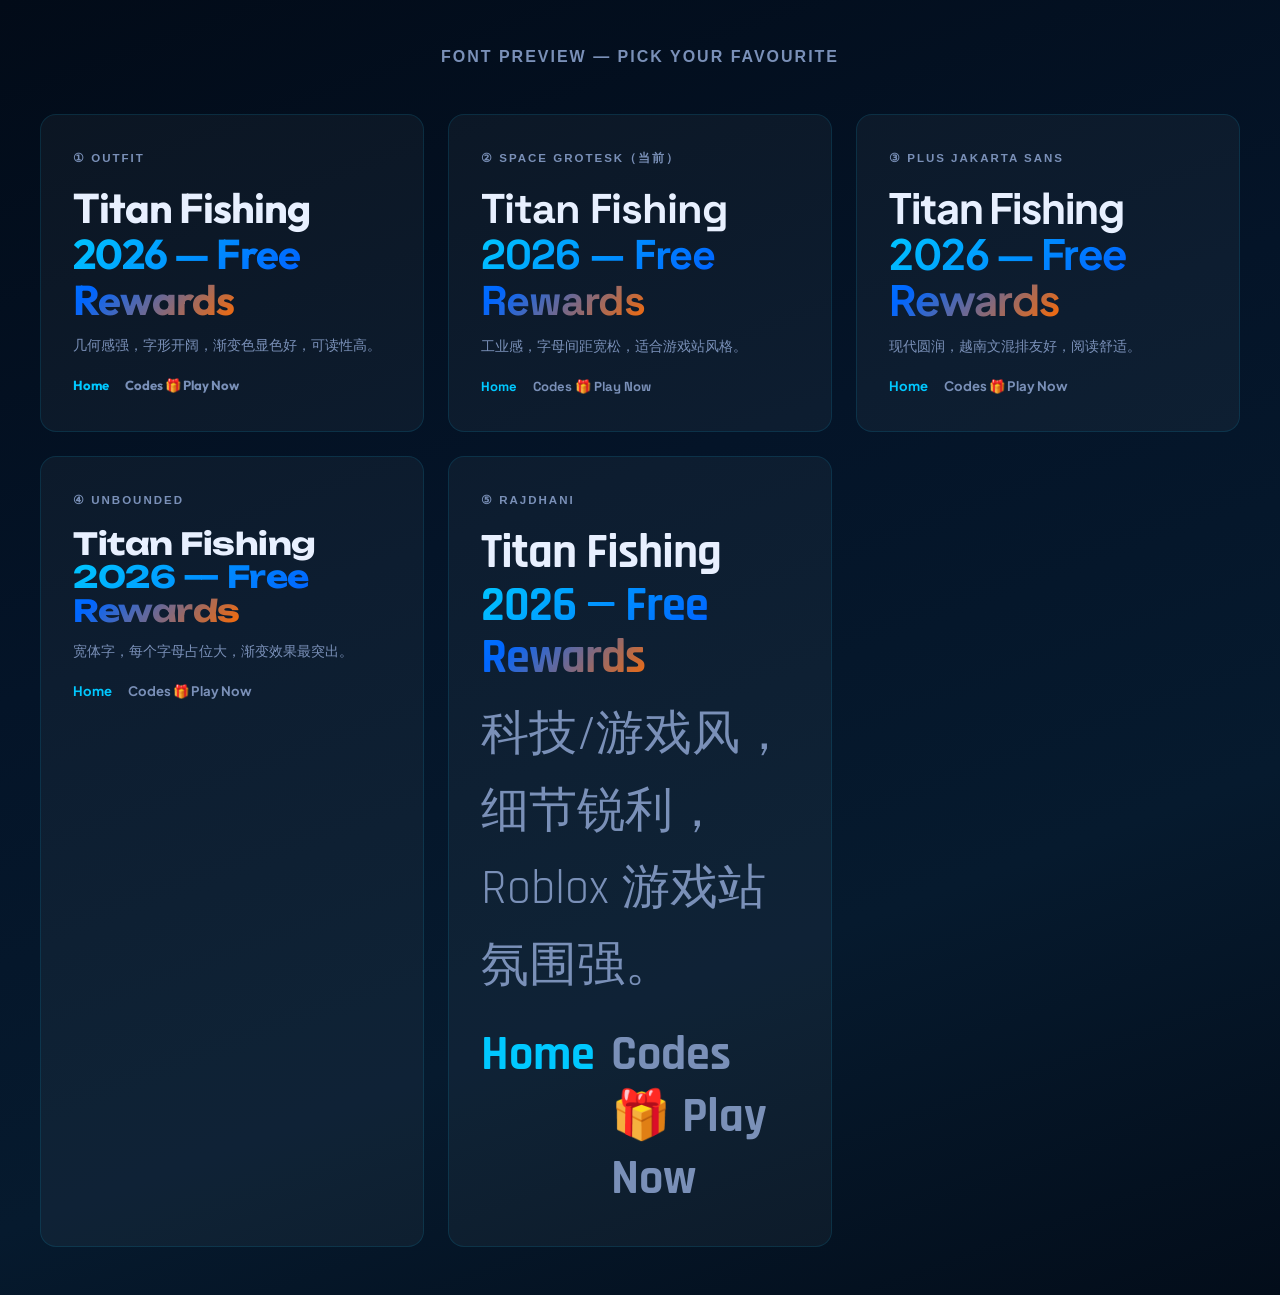
<file: font-preview.html>
<!DOCTYPE html>
<html lang="en">
<head>
  <meta charset="UTF-8" />
  <meta name="viewport" content="width=device-width, initial-scale=1.0" />
  <title>Font Preview</title>
  <link rel="preconnect" href="https://fonts.googleapis.com" />
  <link rel="preconnect" href="https://fonts.gstatic.com" crossorigin />
  <link href="https://fonts.googleapis.com/css2?family=Outfit:wght@400;700;900&family=Space+Grotesk:wght@400;500;700&family=Plus+Jakarta+Sans:wght@400;700;800&family=Unbounded:wght@400;700;900&family=Rajdhani:wght@400;600;700&display=swap" rel="stylesheet" />
  <style>
    *, *::before, *::after { box-sizing: border-box; margin: 0; padding: 0; }
    body {
      background: linear-gradient(160deg, #020b18 0%, #041428 40%, #061a2e 70%, #030d1a 100%);
      color: #e8f0ff;
      font-family: sans-serif;
      padding: 48px 24px;
      min-height: 100vh;
    }
    h1 {
      text-align: center;
      font-size: 1rem;
      color: #7a90b8;
      letter-spacing: 2px;
      text-transform: uppercase;
      margin-bottom: 48px;
    }
    .grid {
      display: grid;
      grid-template-columns: repeat(auto-fit, minmax(340px, 1fr));
      gap: 24px;
      max-width: 1200px;
      margin: 0 auto;
    }
    .card {
      background: rgba(255,255,255,0.04);
      border: 1px solid rgba(0,200,255,0.12);
      border-radius: 16px;
      padding: 36px 32px;
    }
    .card__label {
      font-size: 0.72rem;
      font-weight: 700;
      letter-spacing: 2px;
      text-transform: uppercase;
      color: #7a90b8;
      margin-bottom: 20px;
    }
    .card__title {
      font-size: 2.6rem;
      font-weight: 700;
      line-height: 1.1;
      letter-spacing: -1px;
      margin-bottom: 12px;
    }
    .card__title .hl {
      background: linear-gradient(135deg, #00c8ff 0%, #0066ff 60%, #ff6b00 100%);
      -webkit-background-clip: text;
      -webkit-text-fill-color: transparent;
      background-clip: text;
    }
    .card__sub {
      font-size: 0.88rem;
      color: #7a90b8;
      line-height: 1.6;
      margin-bottom: 20px;
    }
    .card__nav {
      display: flex;
      gap: 16px;
      font-size: 0.82rem;
      font-weight: 700;
      color: #7a90b8;
    }
    .card__nav span { color: #00c8ff; }

    .f-outfit      { font-family: 'Outfit', sans-serif; }
    .f-grotesk     { font-family: 'Space Grotesk', sans-serif; }
    .f-jakarta     { font-family: 'Plus Jakarta Sans', sans-serif; }
    .f-unbounded   { font-family: 'Unbounded', sans-serif; font-size: 1.9rem !important; letter-spacing: -0.5px !important; }
    .f-rajdhani    { font-family: 'Rajdhani', sans-serif; font-size: 3rem !important; }
  </style>
</head>
<body>
  <h1>Font Preview — pick your favourite</h1>
  <div class="grid">

    <div class="card">
      <div class="card__label">① Outfit</div>
      <div class="card__title f-outfit">Titan Fishing<br /><span class="hl">2026 — Free Rewards</span></div>
      <div class="card__sub f-outfit">几何感强，字形开阔，渐变色显色好，可读性高。</div>
      <div class="card__nav f-outfit"><span>Home</span> Codes 🎁 Play Now</div>
    </div>

    <div class="card">
      <div class="card__label">② Space Grotesk（当前）</div>
      <div class="card__title f-grotesk">Titan Fishing<br /><span class="hl">2026 — Free Rewards</span></div>
      <div class="card__sub f-grotesk">工业感，字母间距宽松，适合游戏站风格。</div>
      <div class="card__nav f-grotesk"><span>Home</span> Codes 🎁 Play Now</div>
    </div>

    <div class="card">
      <div class="card__label">③ Plus Jakarta Sans</div>
      <div class="card__title f-jakarta">Titan Fishing<br /><span class="hl">2026 — Free Rewards</span></div>
      <div class="card__sub f-jakarta">现代圆润，越南文混排友好，阅读舒适。</div>
      <div class="card__nav f-jakarta"><span>Home</span> Codes 🎁 Play Now</div>
    </div>

    <div class="card">
      <div class="card__label">④ Unbounded</div>
      <div class="card__title f-unbounded">Titan Fishing<br /><span class="hl">2026 — Free Rewards</span></div>
      <div class="card__sub f-jakarta">宽体字，每个字母占位大，渐变效果最突出。</div>
      <div class="card__nav f-jakarta"><span>Home</span> Codes 🎁 Play Now</div>
    </div>

    <div class="card">
      <div class="card__label">⑤ Rajdhani</div>
      <div class="card__title f-rajdhani">Titan Fishing<br /><span class="hl">2026 — Free Rewards</span></div>
      <div class="card__sub f-rajdhani">科技/游戏风，细节锐利，Roblox 游戏站氛围强。</div>
      <div class="card__nav f-rajdhani"><span>Home</span> Codes 🎁 Play Now</div>
    </div>

  </div>
</body>
</html>
</file>
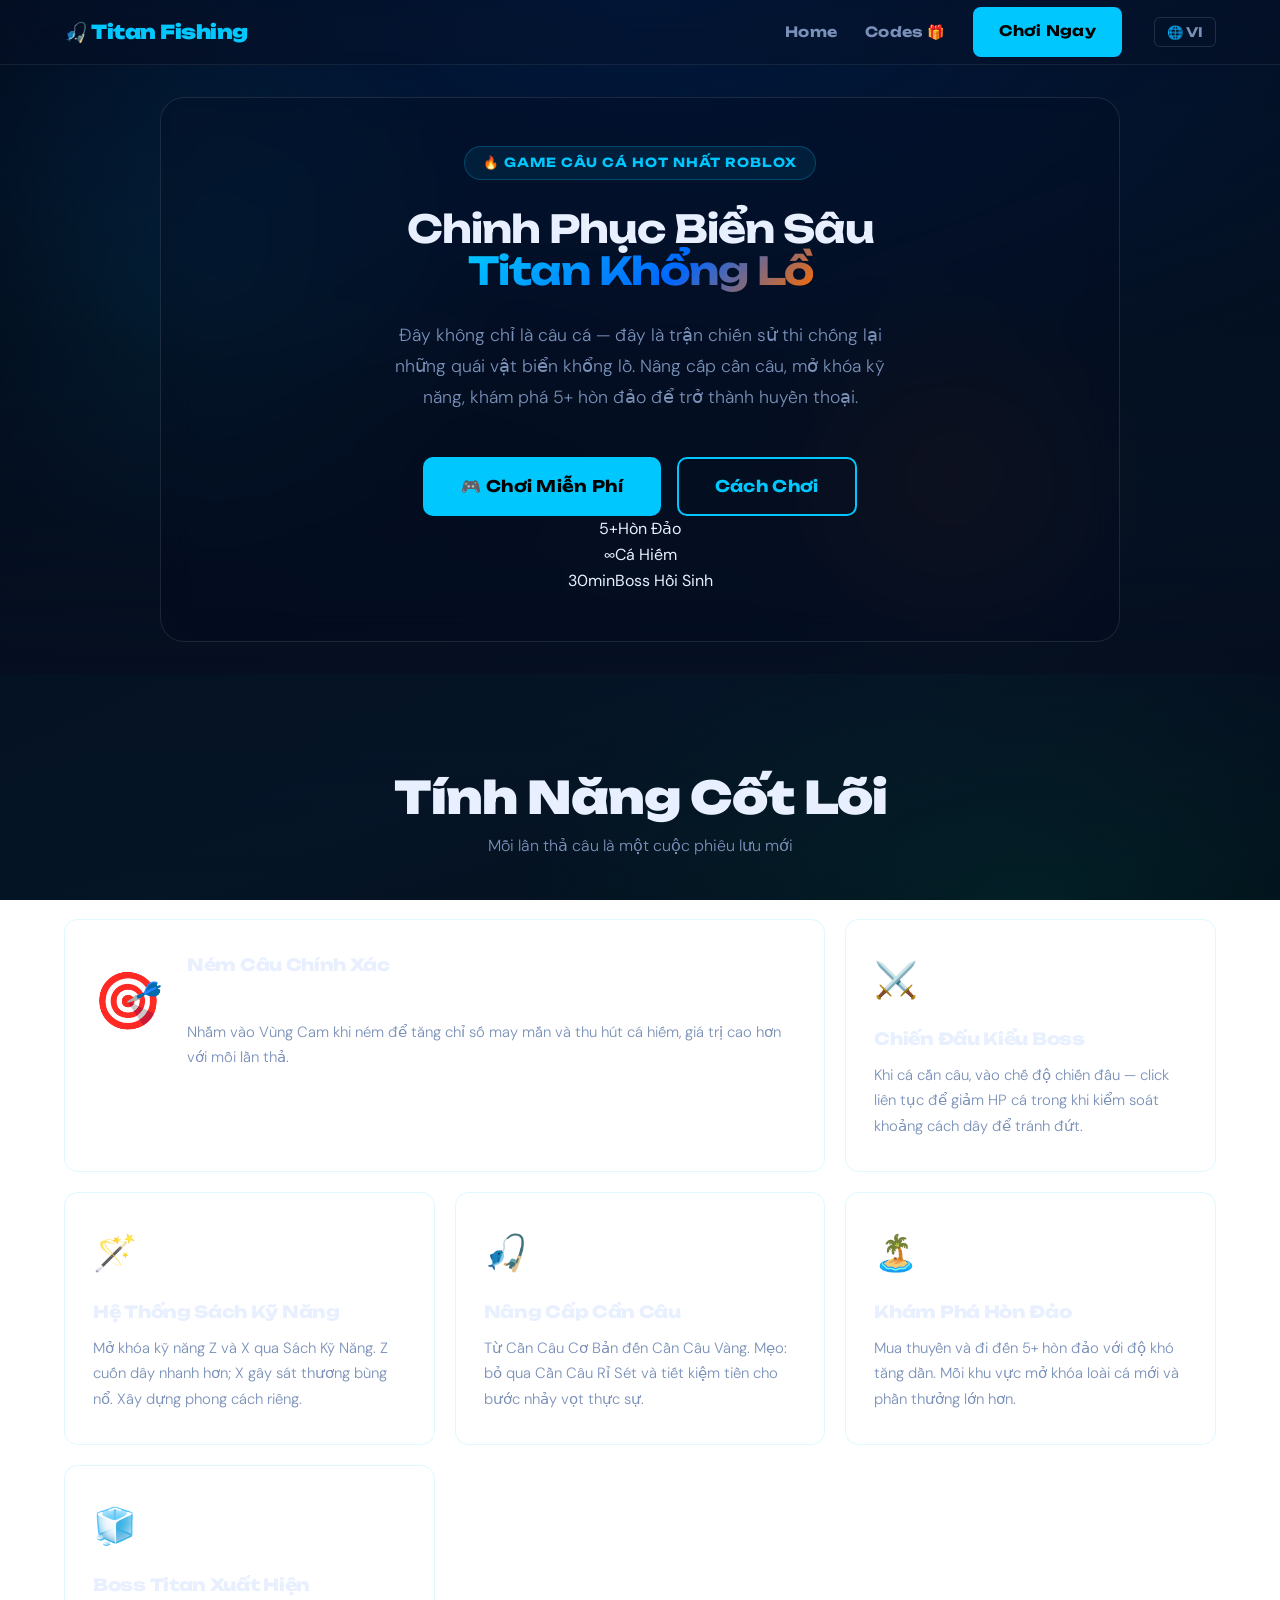
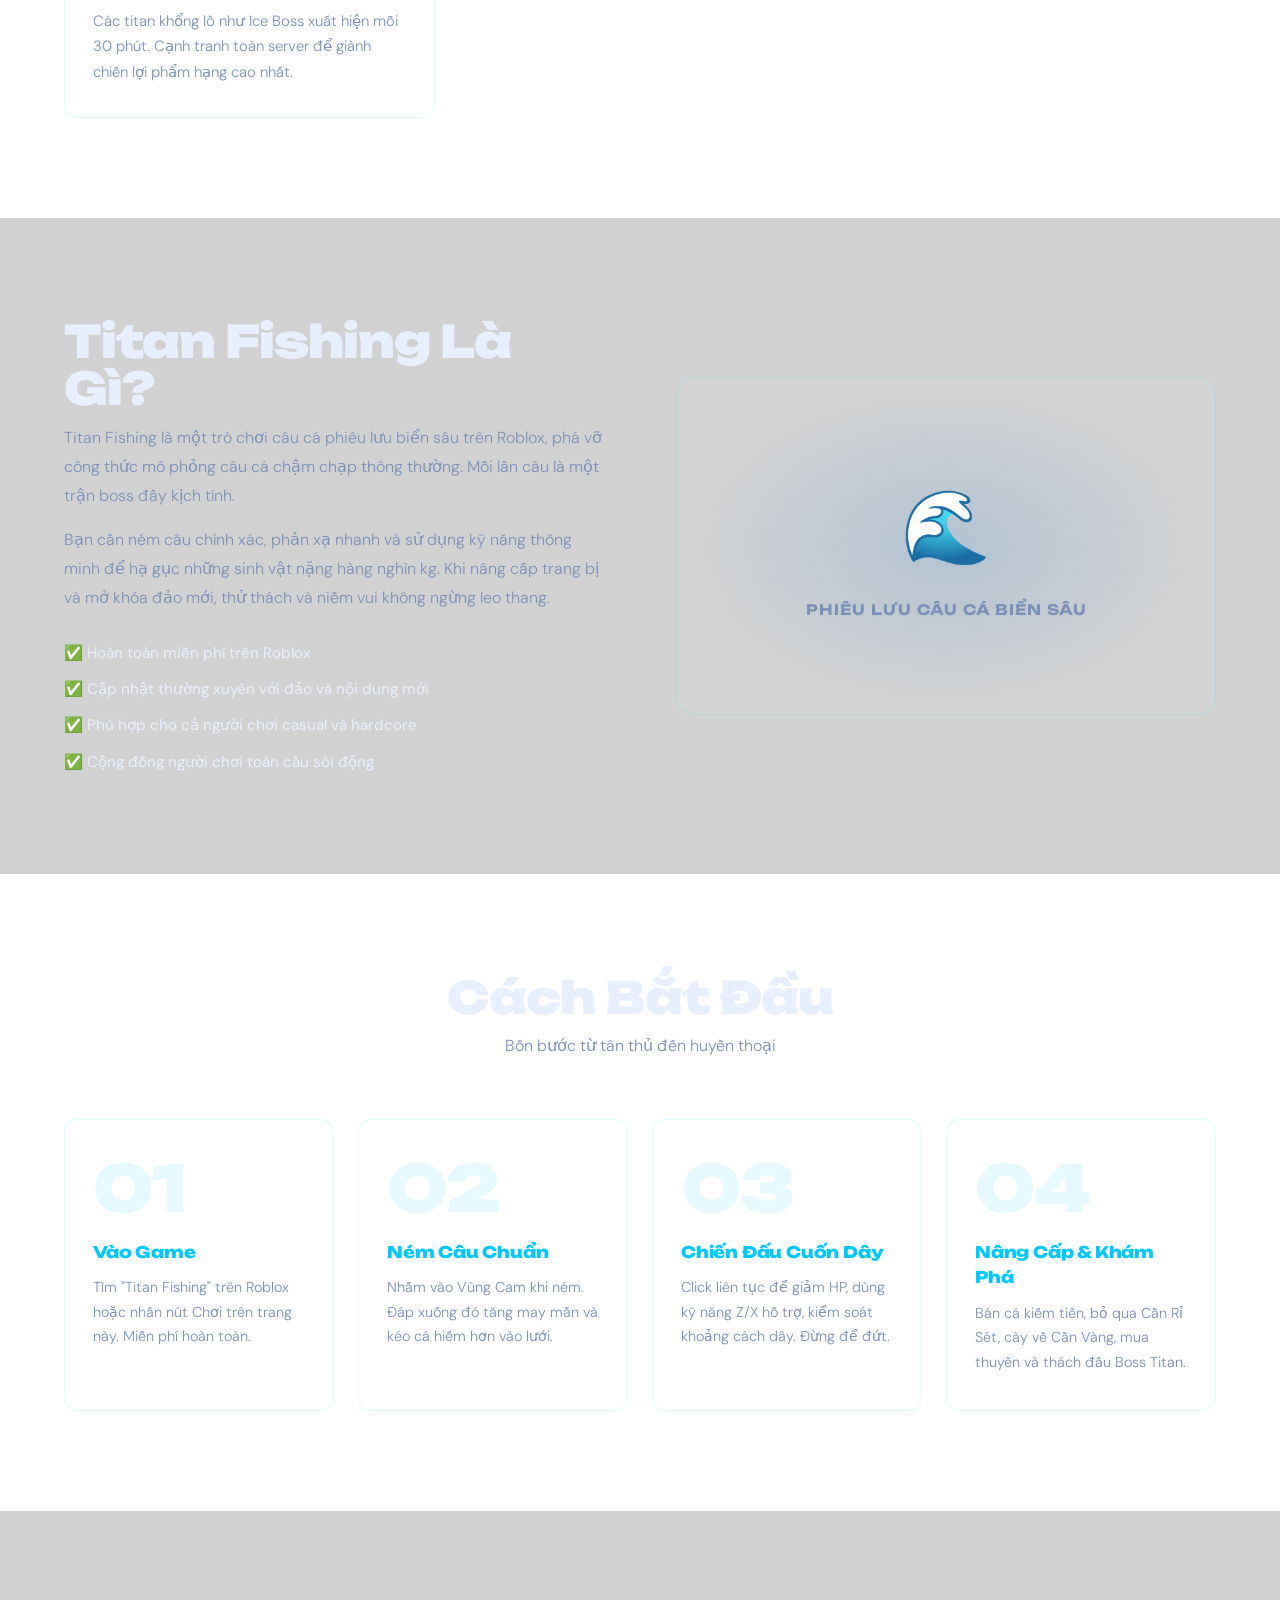
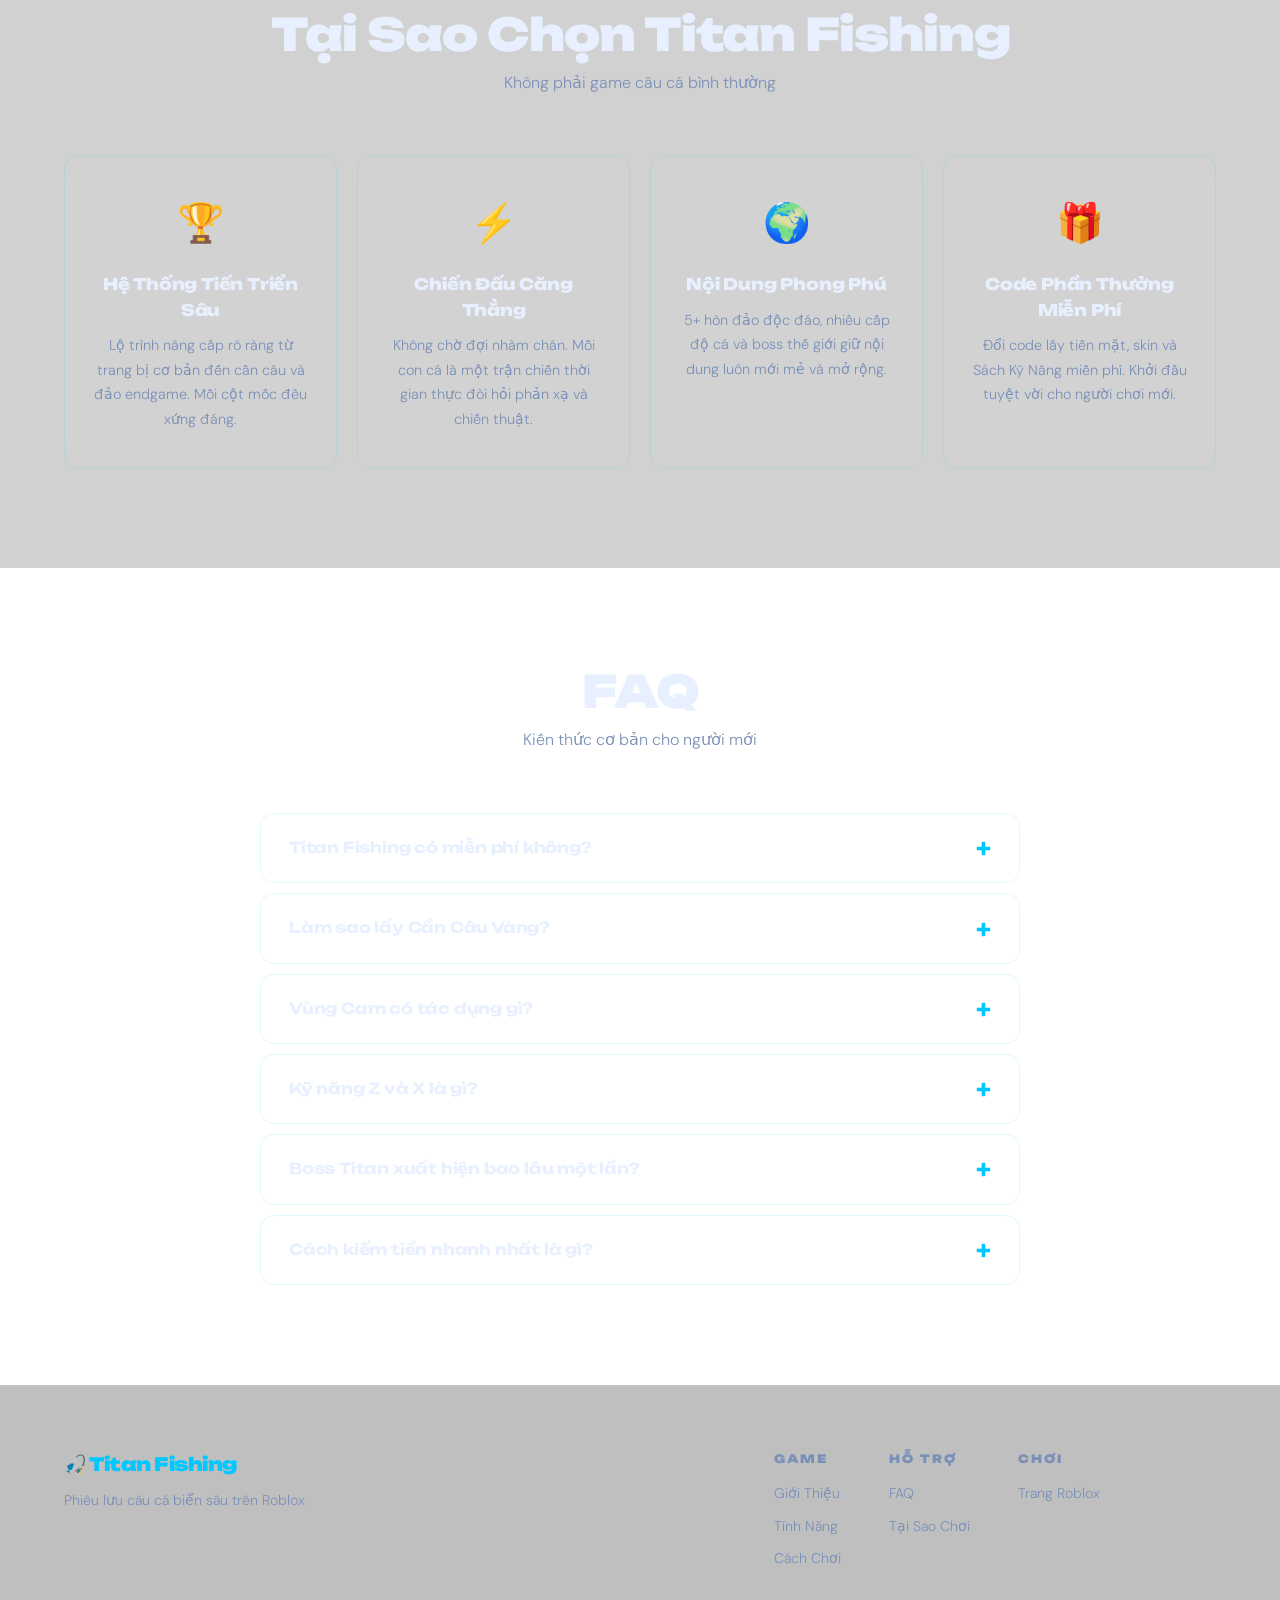
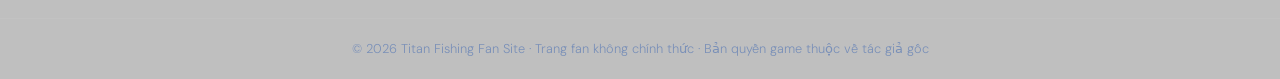
<file: vi.html>
<!DOCTYPE html>
<html lang="vi">
<head>
  <meta charset="UTF-8" />
  <meta name="viewport" content="width=device-width, initial-scale=1.0" />
  <title>Titan Fishing - Chinh Phục Quái Vật Biển Sâu</title>
  <link rel="stylesheet" href="style.css" />
</head>
<body>

  <!-- HEADER -->
  <header class="header">
    <div class="container header__inner">
      <a href="#" class="logo">🎣 Titan Fishing</a>
      <nav class="nav">
        <a href="vi.html">Home</a>
        <a href="codes/vi.html">Codes 🎁</a>
        <a href="https://www.roblox.com/games/115893378298440/Titan-Fishing" target="_blank" class="btn btn--primary">Chơi Ngay</a>
        <div class="lang-switcher">
          <span class="lang-switcher__current">🌐 VI</span>
          <div class="lang-switcher__dropdown">
            <a href="index.html">🇺🇸 English</a>
            <a href="vi.html" class="active">🇻🇳 Tiếng Việt</a>
          </div>
        </div>
      </nav>
    </div>
  </header>

  <!-- HERO -->
  <section class="hero">
    <div class="container hero__inner">
      <div class="hero__content">
        <div class="hero__badge">🔥 Game Câu Cá Hot Nhất Roblox</div>
        <h1 class="hero__title">Chinh Phục Biển Sâu<br /><span class="highlight">Titan Khổng Lồ</span></h1>
        <p class="hero__desc">
          Đây không chỉ là câu cá — đây là trận chiến sử thi chống lại những quái vật biển khổng lồ. Nâng cấp cần câu, mở khóa kỹ năng, khám phá 5+ hòn đảo để trở thành huyền thoại.
        </p>
        <div class="hero__actions">
          <a href="https://www.roblox.com/games/115893378298440/Titan-Fishing" target="_blank" class="btn btn--primary btn--lg">🎮 Chơi Miễn Phí</a>
          <a href="#how-to" class="btn btn--outline btn--lg">Cách Chơi</a>
        </div>
        <div class="hero__stats">
          <div class="stat"><span class="stat__num">5+</span><span class="stat__label">Hòn Đảo</span></div>
          <div class="stat"><span class="stat__num">∞</span><span class="stat__label">Cá Hiếm</span></div>
          <div class="stat"><span class="stat__num">30min</span><span class="stat__label">Boss Hồi Sinh</span></div>
        </div>
      </div>
    </div>
    <div class="hero__bg"></div>
  </section>

  <!-- FEATURES -->
  <section class="features section" id="features">
    <div class="container">
      <h2 class="section__title">Tính Năng Cốt Lõi</h2>
      <p class="section__sub">Mỗi lần thả câu là một cuộc phiêu lưu mới</p>
      <div class="features__grid">
        <div class="feature-card">
          <div class="feature-card__icon">🎯</div>
          <h3>Ném Câu Chính Xác</h3>
          <p>Nhắm vào Vùng Cam khi ném để tăng chỉ số may mắn và thu hút cá hiếm, giá trị cao hơn với mỗi lần thả.</p>
        </div>
        <div class="feature-card">
          <div class="feature-card__icon">⚔️</div>
          <h3>Chiến Đấu Kiểu Boss</h3>
          <p>Khi cá cắn câu, vào chế độ chiến đấu — click liên tục để giảm HP cá trong khi kiểm soát khoảng cách dây để tránh đứt.</p>
        </div>
        <div class="feature-card">
          <div class="feature-card__icon">🪄</div>
          <h3>Hệ Thống Sách Kỹ Năng</h3>
          <p>Mở khóa kỹ năng Z và X qua Sách Kỹ Năng. Z cuốn dây nhanh hơn; X gây sát thương bùng nổ. Xây dựng phong cách riêng.</p>
        </div>
        <div class="feature-card">
          <div class="feature-card__icon">🎣</div>
          <h3>Nâng Cấp Cần Câu</h3>
          <p>Từ Cần Câu Cơ Bản đến Cần Câu Vàng. Mẹo: bỏ qua Cần Câu Rỉ Sét và tiết kiệm tiền cho bước nhảy vọt thực sự.</p>
        </div>
        <div class="feature-card">
          <div class="feature-card__icon">🏝️</div>
          <h3>Khám Phá Hòn Đảo</h3>
          <p>Mua thuyền và đi đến 5+ hòn đảo với độ khó tăng dần. Mỗi khu vực mở khóa loài cá mới và phần thưởng lớn hơn.</p>
        </div>
        <div class="feature-card">
          <div class="feature-card__icon">🧊</div>
          <h3>Boss Titan Xuất Hiện</h3>
          <p>Các titan khổng lồ như Ice Boss xuất hiện mỗi 30 phút. Cạnh tranh toàn server để giành chiến lợi phẩm hạng cao nhất.</p>
        </div>
      </div>
    </div>
  </section>

  <!-- WHAT IS -->
  <section class="what-is section section--dark" id="what-is">
    <div class="container what-is__inner">
      <div class="what-is__text">
        <h2 class="section__title">Titan Fishing Là Gì?</h2>
        <p>Titan Fishing là một trò chơi câu cá phiêu lưu biển sâu trên Roblox, phá vỡ công thức mô phỏng câu cá chậm chạp thông thường. Mỗi lần câu là một trận boss đầy kịch tính.</p>
        <p>Bạn cần ném câu chính xác, phản xạ nhanh và sử dụng kỹ năng thông minh để hạ gục những sinh vật nặng hàng nghìn kg. Khi nâng cấp trang bị và mở khóa đảo mới, thử thách và niềm vui không ngừng leo thang.</p>
        <ul class="what-is__list">
          <li>✅ Hoàn toàn miễn phí trên Roblox</li>
          <li>✅ Cập nhật thường xuyên với đảo và nội dung mới</li>
          <li>✅ Phù hợp cho cả người chơi casual và hardcore</li>
          <li>✅ Cộng đồng người chơi toàn cầu sôi động</li>
        </ul>
      </div>
      <div class="what-is__visual">
        <div class="game-preview">
          <div class="game-preview__screen">
            <span>🌊</span>
            <p>Phiêu Lưu Câu Cá Biển Sâu</p>
          </div>
        </div>
      </div>
    </div>
  </section>

  <!-- HOW TO -->
  <section class="how-to section" id="how-to">
    <div class="container">
      <h2 class="section__title">Cách Bắt Đầu</h2>
      <p class="section__sub">Bốn bước từ tân thủ đến huyền thoại</p>
      <div class="steps">
        <div class="step">
          <div class="step__num">01</div>
          <h3>Vào Game</h3>
          <p>Tìm "Titan Fishing" trên Roblox hoặc nhấn nút Chơi trên trang này. Miễn phí hoàn toàn.</p>
        </div>
        <div class="step">
          <div class="step__num">02</div>
          <h3>Ném Câu Chuẩn</h3>
          <p>Nhắm vào Vùng Cam khi ném. Đáp xuống đó tăng may mắn và kéo cá hiếm hơn vào lưới.</p>
        </div>
        <div class="step">
          <div class="step__num">03</div>
          <h3>Chiến Đấu Cuốn Dây</h3>
          <p>Click liên tục để giảm HP, dùng kỹ năng Z/X hỗ trợ, kiểm soát khoảng cách dây. Đừng để đứt.</p>
        </div>
        <div class="step">
          <div class="step__num">04</div>
          <h3>Nâng Cấp & Khám Phá</h3>
          <p>Bán cá kiếm tiền, bỏ qua Cần Rỉ Sét, cày về Cần Vàng, mua thuyền và thách đấu Boss Titan.</p>
        </div>
      </div>
    </div>
  </section>

  <!-- WHY -->
  <section class="why section section--dark" id="why">
    <div class="container">
      <h2 class="section__title">Tại Sao Chọn Titan Fishing</h2>
      <p class="section__sub">Không phải game câu cá bình thường</p>
      <div class="why__grid">
        <div class="why-item">
          <div class="why-item__icon">🏆</div>
          <h3>Hệ Thống Tiến Triển Sâu</h3>
          <p>Lộ trình nâng cấp rõ ràng từ trang bị cơ bản đến cần câu và đảo endgame. Mỗi cột mốc đều xứng đáng.</p>
        </div>
        <div class="why-item">
          <div class="why-item__icon">⚡</div>
          <h3>Chiến Đấu Căng Thẳng</h3>
          <p>Không chờ đợi nhàm chán. Mỗi con cá là một trận chiến thời gian thực đòi hỏi phản xạ và chiến thuật.</p>
        </div>
        <div class="why-item">
          <div class="why-item__icon">🌍</div>
          <h3>Nội Dung Phong Phú</h3>
          <p>5+ hòn đảo độc đáo, nhiều cấp độ cá và boss thế giới giữ nội dung luôn mới mẻ và mở rộng.</p>
        </div>
        <div class="why-item">
          <div class="why-item__icon">🎁</div>
          <h3>Code Phần Thưởng Miễn Phí</h3>
          <p>Đổi code lấy tiền mặt, skin và Sách Kỹ Năng miễn phí. Khởi đầu tuyệt vời cho người chơi mới.</p>
        </div>
      </div>
    </div>
  </section>

  <!-- FAQ -->
  <section class="faq section" id="faq">
    <div class="container">
      <h2 class="section__title">FAQ</h2>
      <p class="section__sub">Kiến thức cơ bản cho người mới</p>
      <div class="faq__list">
        <details class="faq__item">
          <summary>Titan Fishing có miễn phí không?</summary>
          <p>Có, hoàn toàn miễn phí trên Roblox. Một số vật phẩm có thể mua bằng tiền trong game, cũng có thể kiếm qua gameplay hoặc đổi code.</p>
        </details>
        <details class="faq__item">
          <summary>Làm sao lấy Cần Câu Vàng?</summary>
          <p>Kiếm tiền bằng cách bán cá, rồi mua ở Cửa Hàng Cần. Bỏ qua Cần Rỉ Sét hoàn toàn — không đáng tiền. Tiết kiệm và đi thẳng đến Cần Vàng.</p>
        </details>
        <details class="faq__item">
          <summary>Vùng Cam có tác dụng gì?</summary>
          <p>Ném câu vào Vùng Cam tăng đáng kể may mắn, tăng cơ hội câu được cá hiếm và giá trị cao.</p>
        </details>
        <details class="faq__item">
          <summary>Kỹ năng Z và X là gì?</summary>
          <p>Z (Cuốn Dây) tăng tốc kéo cá lại gần để tránh đứt dây. X (Sát Thương/Kiểm Soát) gây sát thương bùng nổ hoặc làm chậm cá.</p>
        </details>
        <details class="faq__item">
          <summary>Boss Titan xuất hiện bao lâu một lần?</summary>
          <p>Titan như Ice Boss hồi sinh mỗi 30 phút. Tất cả người chơi trong server đều có thể tham gia — đánh bại để nhận phần thưởng hạng cao.</p>
        </details>
        <details class="faq__item">
          <summary>Cách kiếm tiền nhanh nhất là gì?</summary>
          <p>Dùng mồi để tăng may mắn, luôn nhắm Vùng Cam, bán hàng loạt kho đồ, và chuyển đến đảo cấp cao hơn ngay khi cần câu đủ mạnh.</p>
        </details>
      </div>
    </div>
  </section>

  <!-- FOOTER -->
  <footer class="footer">
    <div class="container footer__inner">
      <div class="footer__brand">
        <a href="#" class="logo">🎣 Titan Fishing</a>
        <p>Phiêu lưu câu cá biển sâu trên Roblox</p>
      </div>
      <div class="footer__links">
        <div class="footer__col">
          <h4>Game</h4>
          <a href="#what-is">Giới Thiệu</a>
          <a href="#features">Tính Năng</a>
          <a href="#how-to">Cách Chơi</a>
        </div>
        <div class="footer__col">
          <h4>Hỗ Trợ</h4>
          <a href="#faq">FAQ</a>
          <a href="#why">Tại Sao Chơi</a>
        </div>
        <div class="footer__col">
          <h4>Chơi</h4>
          <a href="https://www.roblox.com/games/115893378298440/Titan-Fishing" target="_blank">Trang Roblox</a>
        </div>
      </div>
    </div>
    <div class="footer__bottom">
      <p>© 2026 Titan Fishing Fan Site · Trang fan không chính thức · Bản quyền game thuộc về tác giả gốc</p>
    </div>
  </footer>

</body>
</html>
</file>
<file: style.css>
/* ===== GOOGLE FONTS ===== */
@import url('https://fonts.googleapis.com/css2?family=Unbounded:wght@400;700;900&family=DM+Sans:wght@300;400;500&family=JetBrains+Mono:wght@700&display=swap');

/* ===== RESET & BASE ===== */
*, *::before, *::after { box-sizing: border-box; margin: 0; padding: 0; }

:root {
  --bg: #060d1f;
  --surface: rgba(255,255,255,0.05);
  --surface-hover: rgba(255,255,255,0.09);
  --accent: #00c8ff;
  --accent2: #ff6b00;
  --accent-glow: rgba(0,200,255,0.25);
  --text: #e8f0ff;
  --text-muted: #7a90b8;
  --border: rgba(0,200,255,0.12);
  --border-hover: rgba(0,200,255,0.4);
  --radius: 14px;
  --font-display: 'Unbounded', sans-serif;
  --font-body: 'DM Sans', sans-serif;
  --font-mono: 'JetBrains Mono', monospace;
}

html { scroll-behavior: smooth; }

body {
  font-family: var(--font-body);
  background: linear-gradient(160deg, #020b18 0%, #041428 40%, #061a2e 70%, #030d1a 100%) fixed;
  color: var(--text);
  line-height: 1.6;
  overflow-x: hidden;
}

/* deep overlay so text is always readable */
body::before {
  content: '';
  position: fixed;
  inset: 0;
  background:
    radial-gradient(ellipse 120% 80% at 50% 0%, rgba(0,40,100,0.55) 0%, transparent 60%),
    radial-gradient(ellipse 80% 60% at 80% 100%, rgba(0,100,80,0.2) 0%, transparent 50%),
    linear-gradient(180deg, rgba(6,13,31,0.5) 0%, rgba(4,10,20,0.3) 100%);
  pointer-events: none;
  z-index: 0;
}

body > * { position: relative; z-index: 1; }

a { color: inherit; text-decoration: none; }

.container {
  max-width: 1200px;
  margin: 0 auto;
  padding: 0 24px;
}

/* ===== ANIMATIONS ===== */
@keyframes fadeUp {
  from { opacity: 0; transform: translateY(28px); }
  to   { opacity: 1; transform: translateY(0); }
}
@keyframes fadeIn {
  from { opacity: 0; }
  to   { opacity: 1; }
}
@keyframes glowPulse {
  0%, 100% { box-shadow: 0 0 20px rgba(0,200,255,0.15); }
  50%       { box-shadow: 0 0 40px rgba(0,200,255,0.35); }
}
@keyframes float {
  0%, 100% { transform: translateY(0); }
  50%       { transform: translateY(-8px); }
}

.reveal {
  opacity: 0;
  transform: translateY(24px);
  transition: opacity 0.6s ease, transform 0.6s ease;
}
.reveal.visible {
  opacity: 1;
  transform: translateY(0);
}

/* ===== BUTTONS ===== */
.btn {
  display: inline-flex;
  align-items: center;
  gap: 8px;
  padding: 11px 24px;
  border-radius: 8px;
  font-family: var(--font-display);
  font-weight: 700;
  font-size: 0.9rem;
  letter-spacing: 0.3px;
  cursor: pointer;
  transition: all 0.25s cubic-bezier(0.34,1.56,0.64,1);
  border: 2px solid transparent;
  white-space: nowrap;
  position: relative;
  overflow: hidden;
}

.btn--primary {
  background: var(--accent);
  color: #000;
}
.btn--primary::after {
  content: '';
  position: absolute;
  inset: 0;
  background: linear-gradient(135deg, rgba(255,255,255,0.2), transparent);
  opacity: 0;
  transition: opacity 0.2s;
}
.btn--primary:hover { transform: translateY(-2px) scale(1.03); box-shadow: 0 8px 24px var(--accent-glow); }
.btn--primary:hover::after { opacity: 1; }

.btn--outline {
  border-color: var(--accent);
  color: var(--accent);
  background: transparent;
}
.btn--outline:hover {
  background: rgba(0,200,255,0.1);
  transform: translateY(-2px) scale(1.03);
  box-shadow: 0 8px 24px var(--accent-glow);
}

.btn--lg { padding: 15px 36px; font-size: 1rem; border-radius: 10px; }

/* ===== HEADER ===== */
.header {
  position: sticky;
  top: 0;
  z-index: 50;
  background: rgba(6,13,31,0.4);
  backdrop-filter: blur(20px);
  -webkit-backdrop-filter: blur(20px);
  border-bottom: 1px solid rgba(255,255,255,0.07);
  transition: background 0.3s;
}

.header__inner {
  display: flex;
  align-items: center;
  justify-content: space-between;
  height: 64px;
}

.logo {
  font-family: var(--font-display);
  font-size: 1.2rem;
  font-weight: 900;
  color: var(--accent);
  letter-spacing: -0.5px;
  transition: opacity 0.2s;
}
.logo:hover { opacity: 0.8; }

.nav {
  display: flex;
  align-items: center;
  gap: 28px;
}

.nav > a:not(.btn) {
  font-family: var(--font-display);
  font-size: 0.88rem;
  font-weight: 700;
  color: var(--text-muted);
  letter-spacing: 0.3px;
  transition: color 0.2s;
  position: relative;
}
.nav > a:not(.btn)::after {
  content: '';
  position: absolute;
  bottom: -3px; left: 0; right: 0;
  height: 2px;
  background: var(--accent);
  transform: scaleX(0);
  transition: transform 0.2s;
}
.nav > a:not(.btn):hover { color: var(--text); }
.nav > a:not(.btn):hover::after { transform: scaleX(1); }

/* ===== LANG SWITCHER ===== */
.lang-switcher {
  position: relative;
  display: inline-block;
  margin-left: 4px;
}

.lang-switcher__current {
  cursor: pointer;
  padding: 6px 12px;
  border: 1px solid rgba(255,255,255,0.12);
  border-radius: 6px;
  font-family: var(--font-display);
  font-size: 0.82rem;
  font-weight: 700;
  color: var(--text-muted);
  user-select: none;
  white-space: nowrap;
  transition: color 0.2s, border-color 0.2s;
}
.lang-switcher.open .lang-switcher__current {
  color: var(--text);
  border-color: var(--accent);
}

.lang-switcher__dropdown {
  display: none;
  position: absolute;
  top: calc(100% + 8px);
  right: 0;
  background: rgba(6,13,31,0.9);
  backdrop-filter: blur(16px);
  border: 1px solid var(--border);
  border-radius: 10px;
  overflow: hidden;
  min-width: 150px;
  z-index: 100;
  box-shadow: 0 12px 40px rgba(0,0,0,0.6);
}
.lang-switcher.open .lang-switcher__dropdown { display: block; }


.lang-switcher__dropdown a {
  display: block;
  padding: 10px 16px;
  font-family: var(--font-display);
  font-size: 0.88rem;
  font-weight: 700;
  color: var(--text-muted);
  transition: background 0.2s, color 0.2s;
}
.lang-switcher__dropdown a:hover { background: rgba(255,255,255,0.06); color: var(--text); }
.lang-switcher__dropdown a.active { color: var(--accent); }

/* ===== SECTIONS ===== */
.section { padding: 100px 0; }
.section--dark { background: rgba(0,0,0,0.18); }

.section__title {
  font-family: var(--font-display);
  font-size: clamp(2rem, 3.5vw, 2.8rem);
  font-weight: 900;
  text-align: center;
  margin-bottom: 12px;
  letter-spacing: -1px;
  line-height: 1.05;
}

.section__sub {
  text-align: center;
  color: var(--text-muted);
  font-size: 1rem;
  margin-bottom: 60px;
  font-weight: 300;
}

/* ===== HERO ===== */
.hero {
  position: relative;
  min-height: calc(50vh - 64px);
  display: flex;
  align-items: center;
  overflow: hidden;
}

.hero__bg {
  position: absolute;
  inset: 0;
  background: linear-gradient(
    to bottom,
    rgba(0,0,0,0.1) 0%,
    rgba(0,0,0,0.05) 50%,
    rgba(6,13,31,0.6) 100%
  );
  z-index: 0;
}

/* animated glow orbs */
.hero__bg::before {
  content: '';
  position: absolute;
  width: 600px; height: 600px;
  border-radius: 50%;
  background: radial-gradient(circle, rgba(0,200,255,0.08) 0%, transparent 70%);
  top: -100px; left: -100px;
  animation: float 8s ease-in-out infinite;
}
.hero__bg::after {
  content: '';
  position: absolute;
  width: 400px; height: 400px;
  border-radius: 50%;
  background: radial-gradient(circle, rgba(255,107,0,0.06) 0%, transparent 70%);
  bottom: 0; right: 10%;
  animation: float 10s ease-in-out infinite reverse;
}

.hero__inner {
  position: relative;
  z-index: 1;
  padding: 32px 24px;
  text-align: center;
  width: 100%;
}

.hero__content {
  display: inline-block;
  background: rgba(6,13,31,0.3);
  backdrop-filter: blur(16px);
  -webkit-backdrop-filter: blur(16px);
  border: 1px solid rgba(255,255,255,0.1);
  border-radius: 24px;
  padding: 48px 80px;
  max-width: 960px;
  width: 100%;
  animation: fadeUp 0.9s ease both;
}

.hero__badge {
  display: inline-block;
  background: rgba(0,200,255,0.08);
  border: 1px solid rgba(0,200,255,0.25);
  color: var(--accent);
  padding: 6px 18px;
  border-radius: 999px;
  font-family: var(--font-display);
  font-size: 0.78rem;
  font-weight: 700;
  margin-bottom: 28px;
  letter-spacing: 1px;
  text-transform: uppercase;
  animation: fadeIn 0.6s ease both;
}

.hero__title {
  font-family: var(--font-display);
  font-size: clamp(1.2rem, 3vw, 2.6rem);
  font-weight: 700;
  line-height: 1.1;
  letter-spacing: -1px;
  margin-bottom: 28px;
  white-space: nowrap;
  animation: fadeUp 0.9s 0.1s ease both;
}

.highlight {
  background: linear-gradient(135deg, var(--accent) 0%, #0066ff 60%, var(--accent2) 100%);
  -webkit-background-clip: text;
  -webkit-text-fill-color: transparent;
  background-clip: text;
}

.hero__desc {
  max-width: 520px;
  margin: 0 auto 44px;
  font-size: 1.1rem;
  font-weight: 300;
  color: var(--text-muted);
  line-height: 1.75;
  animation: fadeUp 0.9s 0.2s ease both;
}

.hero__actions {
  display: flex;
  gap: 16px;
  justify-content: center;
  flex-wrap: wrap;
  animation: fadeUp 0.9s 0.3s ease both;
}

/* ===== FEATURES ===== */
.features__grid {
  display: grid;
  grid-template-columns: repeat(auto-fit, minmax(300px, 1fr));
  gap: 20px;
}

/* first card spans 2 cols on wide screens */
@media (min-width: 960px) {
  .features__grid .feature-card:first-child {
    grid-column: span 2;
    display: grid;
    grid-template-columns: auto 1fr;
    gap: 0 24px;
    align-items: start;
  }
  .features__grid .feature-card:first-child .feature-card__icon {
    font-size: 3.5rem;
    grid-row: span 3;
    margin-bottom: 0;
    padding-top: 4px;
  }
}

.feature-card {
  background: rgba(255,255,255,0.04);
  backdrop-filter: blur(10px);
  -webkit-backdrop-filter: blur(10px);
  border: 1px solid var(--border);
  border-radius: var(--radius);
  padding: 32px 28px;
  transition: transform 0.3s cubic-bezier(0.34,1.56,0.64,1), border-color 0.3s, box-shadow 0.3s;
}
.feature-card:hover {
  transform: translateY(-6px);
  border-color: var(--border-hover);
  box-shadow: 0 16px 48px rgba(0,200,255,0.1);
}

.feature-card__icon {
  font-size: 2.2rem;
  margin-bottom: 18px;
  display: block;
}

.feature-card h3 {
  font-family: var(--font-display);
  font-size: 1.05rem;
  font-weight: 800;
  margin-bottom: 10px;
  letter-spacing: -0.3px;
}

.feature-card p {
  color: var(--text-muted);
  font-size: 0.93rem;
  line-height: 1.7;
  font-weight: 300;
}

/* copy btn inside feature card (codes page) */
.feature-card .copy-btn {
  margin-top: 14px;
  width: 100%;
  justify-content: center;
}

.code-text {
  font-family: var(--font-mono);
  font-size: 1.1rem !important;
  color: var(--accent) !important;
  letter-spacing: 1px;
}

/* ===== WHAT IS ===== */
.what-is__inner {
  display: grid;
  grid-template-columns: 1fr 1fr;
  gap: 72px;
  align-items: center;
}

.what-is__text .section__title { text-align: left; }

.what-is__text p {
  color: var(--text-muted);
  margin-bottom: 16px;
  line-height: 1.8;
  font-weight: 300;
}

.what-is__list {
  list-style: none;
  margin-top: 28px;
  display: flex;
  flex-direction: column;
  gap: 12px;
}

.what-is__list li {
  font-size: 0.95rem;
  color: var(--text);
  display: flex;
  align-items: center;
  gap: 10px;
}

.game-preview {
  background: rgba(255,255,255,0.03);
  border: 1px solid var(--border);
  border-radius: 20px;
  overflow: hidden;
  aspect-ratio: 16/10;
  display: flex;
  align-items: center;
  justify-content: center;
  position: relative;
  animation: glowPulse 4s ease-in-out infinite;
}

.game-preview::before {
  content: '';
  position: absolute;
  inset: 0;
  background: radial-gradient(ellipse at center, rgba(0,100,200,0.15) 0%, transparent 70%);
}

.game-preview__screen {
  text-align: center;
  position: relative;
  z-index: 1;
}

.game-preview__screen span {
  font-size: 4.5rem;
  display: block;
  margin-bottom: 14px;
  animation: float 4s ease-in-out infinite;
}
.game-preview__screen p {
  color: var(--text-muted);
  font-family: var(--font-display);
  font-size: 0.9rem;
  font-weight: 700;
  letter-spacing: 1px;
  text-transform: uppercase;
}

/* ===== HOW TO ===== */
.steps {
  display: grid;
  grid-template-columns: repeat(auto-fit, minmax(220px, 1fr));
  gap: 24px;
}

.step {
  position: relative;
  padding: 36px 28px;
  background: rgba(255,255,255,0.04);
  backdrop-filter: blur(10px);
  -webkit-backdrop-filter: blur(10px);
  border: 1px solid var(--border);
  border-radius: var(--radius);
  transition: border-color 0.3s, transform 0.3s cubic-bezier(0.34,1.56,0.64,1);
}
.step:hover {
  border-color: var(--border-hover);
  transform: translateY(-4px);
}

.step__num {
  font-family: var(--font-display);
  font-size: 4rem;
  font-weight: 900;
  color: rgba(0,200,255,0.1);
  line-height: 1;
  margin-bottom: 20px;
  letter-spacing: -2px;
}

.step h3 {
  font-family: var(--font-display);
  font-size: 1rem;
  font-weight: 800;
  margin-bottom: 10px;
  color: var(--accent);
  letter-spacing: -0.2px;
}

.step p {
  color: var(--text-muted);
  font-size: 0.9rem;
  line-height: 1.7;
  font-weight: 300;
}

/* ===== WHY ===== */
.why__grid {
  display: grid;
  grid-template-columns: repeat(auto-fit, minmax(240px, 1fr));
  gap: 20px;
}

.why-item {
  padding: 36px 28px;
  background: rgba(255,255,255,0.04);
  backdrop-filter: blur(10px);
  -webkit-backdrop-filter: blur(10px);
  border: 1px solid var(--border);
  border-radius: var(--radius);
  text-align: center;
  transition: transform 0.3s cubic-bezier(0.34,1.56,0.64,1), border-color 0.3s, box-shadow 0.3s;
}
.why-item:hover {
  transform: translateY(-6px);
  border-color: rgba(255,107,0,0.4);
  box-shadow: 0 16px 48px rgba(255,107,0,0.08);
}

.why-item__icon {
  font-size: 2.4rem;
  margin-bottom: 18px;
  display: block;
  animation: float 5s ease-in-out infinite;
}
.why-item:nth-child(2) .why-item__icon { animation-delay: -1.5s; }
.why-item:nth-child(3) .why-item__icon { animation-delay: -3s; }
.why-item:nth-child(4) .why-item__icon { animation-delay: -4.5s; }

.why-item h3 {
  font-family: var(--font-display);
  font-size: 1rem;
  font-weight: 800;
  margin-bottom: 10px;
  letter-spacing: -0.2px;
}

.why-item p {
  color: var(--text-muted);
  font-size: 0.9rem;
  line-height: 1.7;
  font-weight: 300;
}

/* ===== FAQ ===== */
.faq__list {
  max-width: 760px;
  margin: 0 auto;
  display: flex;
  flex-direction: column;
  gap: 10px;
}

.faq__item {
  background: rgba(255,255,255,0.04);
  backdrop-filter: blur(10px);
  -webkit-backdrop-filter: blur(10px);
  border: 1px solid var(--border);
  border-radius: var(--radius);
  overflow: hidden;
  transition: border-color 0.3s;
}
.faq__item[open] {
  border-color: rgba(0,200,255,0.3);
  background: rgba(0,200,255,0.03);
}

.faq__item summary {
  padding: 22px 28px;
  font-family: var(--font-display);
  font-weight: 700;
  font-size: 0.95rem;
  cursor: pointer;
  list-style: none;
  display: flex;
  justify-content: space-between;
  align-items: center;
  user-select: none;
  letter-spacing: -0.2px;
}
.faq__item summary::-webkit-details-marker { display: none; }
.faq__item summary::after {
  content: '+';
  font-size: 1.5rem;
  color: var(--accent);
  line-height: 1;
  transition: transform 0.3s cubic-bezier(0.34,1.56,0.64,1);
  flex-shrink: 0;
}
.faq__item[open] summary::after { transform: rotate(45deg); }

.faq__item p {
  padding: 0 28px 22px;
  color: var(--text-muted);
  font-size: 0.92rem;
  line-height: 1.75;
  font-weight: 300;
}

/* ===== FOOTER ===== */
.footer {
  background: rgba(0,0,0,0.25);
  backdrop-filter: blur(20px);
  -webkit-backdrop-filter: blur(20px);
  border-top: 1px solid rgba(255,255,255,0.06);
  padding-top: 64px;
}

.footer__inner {
  display: grid;
  grid-template-columns: 1.5fr 1fr;
  gap: 48px;
  padding-bottom: 48px;
}

.footer__brand .logo { font-size: 1.15rem; display: block; margin-bottom: 10px; }
.footer__brand p { color: var(--text-muted); font-size: 0.88rem; font-weight: 300; }

.footer__links { display: flex; gap: 48px; }

.footer__col { display: flex; flex-direction: column; gap: 10px; }

.footer__col h4 {
  font-family: var(--font-display);
  font-size: 0.72rem;
  font-weight: 900;
  text-transform: uppercase;
  letter-spacing: 2px;
  color: var(--text-muted);
  margin-bottom: 4px;
}

.footer__col a {
  font-size: 0.88rem;
  font-weight: 300;
  color: var(--text-muted);
  transition: color 0.2s;
}
.footer__col a:hover { color: var(--accent); }

.footer__bottom {
  border-top: 1px solid rgba(255,255,255,0.05);
  padding: 20px 24px;
  text-align: center;
}
.footer__bottom p { color: var(--text-muted); font-size: 0.8rem; font-weight: 300; }

/* ===== CODES PAGE ===== */
.copy-btn {
  display: inline-flex;
  align-items: center;
  justify-content: center;
  background: var(--accent);
  color: #000;
  border: none;
  border-radius: 8px;
  padding: 8px 16px;
  font-family: var(--font-display);
  font-size: 0.8rem;
  font-weight: 800;
  letter-spacing: 0.3px;
  cursor: pointer;
  transition: background 0.2s, transform 0.2s;
  white-space: nowrap;
}
.copy-btn:hover { background: #33d4ff; transform: scale(1.04); }
.copy-btn.copied { background: #4ade80; }

/* ===== SCROLL REVEAL SCRIPT ===== */

/* ===== RESPONSIVE ===== */
@media (max-width: 768px) {
  .nav > a:not(.btn):not(.lang-switcher) { display: none; }
  .what-is__inner { grid-template-columns: 1fr; gap: 40px; }
  .what-is__text .section__title { text-align: center; }
  .footer__inner { grid-template-columns: 1fr; gap: 32px; }
  .footer__links { flex-wrap: wrap; gap: 32px; }
  .section { padding: 72px 0; }
  .hero__content { padding: 36px 28px; }
  .hero__title { white-space: normal; letter-spacing: -0.5px; }
  .features__grid .feature-card:first-child {
    grid-column: span 1;
    display: block;
  }
}

/* ===== CODES LIST ===== */
.codes-list {
  display: flex;
  flex-direction: column;
  gap: 0;
  border: 1px solid var(--border);
  border-radius: var(--radius);
  overflow: hidden;
}

.codes-list__row {
  display: grid;
  grid-template-columns: 2rem 1fr 2fr auto auto;
  align-items: center;
  gap: 16px;
  padding: 16px 24px;
  background: rgba(255,255,255,0.03);
  border-bottom: 1px solid var(--border);
  transition: background 0.2s;
}
.codes-list__row:last-child { border-bottom: none; }
.codes-list__row:hover { background: rgba(255,255,255,0.06); }

.codes-list__row--expired {
  opacity: 0.45;
}
.codes-list__row--expired:hover { background: rgba(255,255,255,0.03); }

.codes-list__icon {
  font-size: 1.2rem;
  text-align: center;
}

.codes-list__code {
  font-family: var(--font-mono);
  font-size: 0.95rem;
  font-weight: 700;
  color: var(--accent);
  letter-spacing: 1px;
}

.codes-list__reward {
  color: var(--text-muted);
  font-size: 0.88rem;
  font-weight: 300;
}

.codes-list__status {
  font-family: var(--font-display);
  font-size: 0.78rem;
  font-weight: 700;
  color: #4ade80;
  white-space: nowrap;
}

.codes-list__status--expired {
  color: var(--text-muted);
}

@media (max-width: 640px) {
  .codes-list__row {
    grid-template-columns: 2rem 1fr auto;
    grid-template-rows: auto auto;
    gap: 6px 12px;
    padding: 14px 16px;
  }
  .codes-list__reward {
    grid-column: 2 / span 2;
    grid-row: 2;
  }
  .codes-list__status { display: none; }
}

/* ===== SKILLS PAGE ===== */

/* Tier tabs */
.tier-tabs {
  display: flex;
  gap: 8px;
  flex-wrap: wrap;
  justify-content: center;
  margin-bottom: 32px;
}

.tier-tab {
  padding: 8px 20px;
  border-radius: 999px;
  border: 1px solid var(--border);
  background: rgba(255,255,255,0.04);
  font-family: var(--font-display);
  font-size: 0.78rem;
  font-weight: 700;
  letter-spacing: 0.5px;
  cursor: pointer;
  color: var(--text-muted);
  transition: all 0.2s;
}
.tier-tab:hover { border-color: var(--border-hover); color: var(--text); }
.tier-tab.active { background: var(--accent); color: #000; border-color: var(--accent); }
.tier-tab[data-tier="S"].active { background: #ffd700; border-color: #ffd700; color: #000; }
.tier-tab[data-tier="A"].active { background: #00c8ff; border-color: #00c8ff; color: #000; }
.tier-tab[data-tier="B"].active { background: #a78bfa; border-color: #a78bfa; color: #000; }
.tier-tab[data-tier="C"].active { background: #fb923c; border-color: #fb923c; color: #000; }
.tier-tab[data-tier="F"].active { background: #6b7280; border-color: #6b7280; color: #fff; }

/* Search bar */
.skills-search {
  display: flex;
  justify-content: center;
  margin-bottom: 28px;
}

.skills-search__input {
  width: 100%;
  max-width: 480px;
  padding: 12px 20px;
  background: rgba(255,255,255,0.05);
  border: 1px solid var(--border);
  border-radius: 10px;
  color: var(--text);
  font-family: var(--font-body);
  font-size: 0.95rem;
  outline: none;
  transition: border-color 0.2s, box-shadow 0.2s;
}
.skills-search__input::placeholder { color: var(--text-muted); }
.skills-search__input:focus {
  border-color: var(--accent);
  box-shadow: 0 0 0 3px rgba(0,200,255,0.1);
}

/* Skills table */
.skills-table-wrap {
  overflow-x: auto;
  border-radius: var(--radius);
  border: 1px solid var(--border);
}

.skills-table {
  width: 100%;
  border-collapse: collapse;
  font-size: 0.9rem;
}

.skills-table thead tr {
  background: rgba(0,200,255,0.06);
  border-bottom: 1px solid var(--border);
}

.skills-table th {
  padding: 14px 20px;
  font-family: var(--font-display);
  font-size: 0.72rem;
  font-weight: 900;
  text-transform: uppercase;
  letter-spacing: 1.5px;
  color: var(--text-muted);
  text-align: left;
  white-space: nowrap;
}

.skills-table td {
  padding: 14px 20px;
  border-bottom: 1px solid rgba(255,255,255,0.04);
  vertical-align: middle;
  color: var(--text-muted);
  font-weight: 300;
  line-height: 1.5;
}

.skills-table tr:last-child td { border-bottom: none; }
.skills-table tbody tr { transition: background 0.15s; }
.skills-table tbody tr:hover { background: rgba(255,255,255,0.04); }
.skills-table tbody tr[data-hidden="true"] { display: none; }

/* Skill name cell */
.skill-name {
  font-family: var(--font-display);
  font-size: 0.88rem;
  font-weight: 700;
  color: var(--text);
  letter-spacing: -0.2px;
}

/* Tier badge */
.tier-badge {
  display: inline-flex;
  align-items: center;
  justify-content: center;
  width: 32px;
  height: 32px;
  border-radius: 8px;
  font-family: var(--font-display);
  font-size: 0.85rem;
  font-weight: 900;
}
.tier-badge--S { background: rgba(255,215,0,0.15); color: #ffd700; border: 1px solid rgba(255,215,0,0.3); }
.tier-badge--A { background: rgba(0,200,255,0.12); color: #00c8ff; border: 1px solid rgba(0,200,255,0.3); }
.tier-badge--B { background: rgba(167,139,250,0.12); color: #a78bfa; border: 1px solid rgba(167,139,250,0.3); }
.tier-badge--C { background: rgba(251,146,60,0.12); color: #fb923c; border: 1px solid rgba(251,146,60,0.3); }
.tier-badge--F { background: rgba(107,114,128,0.15); color: #9ca3af; border: 1px solid rgba(107,114,128,0.3); }

/* Rarity badge */
.rarity-badge {
  display: inline-block;
  padding: 3px 10px;
  border-radius: 999px;
  font-family: var(--font-display);
  font-size: 0.68rem;
  font-weight: 700;
  letter-spacing: 0.5px;
  white-space: nowrap;
}
.rarity-badge--common    { background: rgba(156,163,175,0.15); color: #9ca3af; border: 1px solid rgba(156,163,175,0.25); }
.rarity-badge--uncommon  { background: rgba(74,222,128,0.12); color: #4ade80; border: 1px solid rgba(74,222,128,0.25); }
.rarity-badge--rare      { background: rgba(96,165,250,0.12); color: #60a5fa; border: 1px solid rgba(96,165,250,0.25); }
.rarity-badge--legendary { background: rgba(251,191,36,0.12); color: #fbbf24; border: 1px solid rgba(251,191,36,0.25); }
.rarity-badge--mythical  { background: rgba(192,132,252,0.12); color: #c084fc; border: 1px solid rgba(192,132,252,0.25); }

/* Damage bar */
.dmg-bar-wrap {
  display: flex;
  align-items: center;
  gap: 10px;
  min-width: 140px;
}
.dmg-bar {
  flex: 1;
  height: 6px;
  background: rgba(255,255,255,0.07);
  border-radius: 999px;
  overflow: hidden;
}
.dmg-bar__fill {
  height: 100%;
  border-radius: 999px;
  background: linear-gradient(90deg, var(--accent), #0066ff);
  transition: width 0.4s ease;
}
.dmg-bar__val {
  font-family: var(--font-mono);
  font-size: 0.78rem;
  color: var(--text-muted);
  white-space: nowrap;
}

/* Cooldown pill */
.cd-pill {
  display: inline-block;
  padding: 3px 10px;
  border-radius: 999px;
  background: rgba(255,255,255,0.05);
  border: 1px solid rgba(255,255,255,0.08);
  font-family: var(--font-mono);
  font-size: 0.78rem;
  color: var(--text-muted);
  white-space: nowrap;
}

/* No results */
.skills-no-results {
  text-align: center;
  padding: 48px 24px;
  color: var(--text-muted);
  font-size: 0.95rem;
  display: none;
}

/* Tier legend */
.tier-legend {
  display: flex;
  gap: 16px;
  flex-wrap: wrap;
  justify-content: center;
  margin-bottom: 40px;
}
.tier-legend__item {
  display: flex;
  align-items: center;
  gap: 8px;
  font-size: 0.82rem;
  color: var(--text-muted);
}

@media (max-width: 640px) {
  .skills-table th:nth-child(4),
  .skills-table td:nth-child(4) { display: none; }
  .skills-table th:nth-child(5),
  .skills-table td:nth-child(5) { display: none; }
}
</file>
